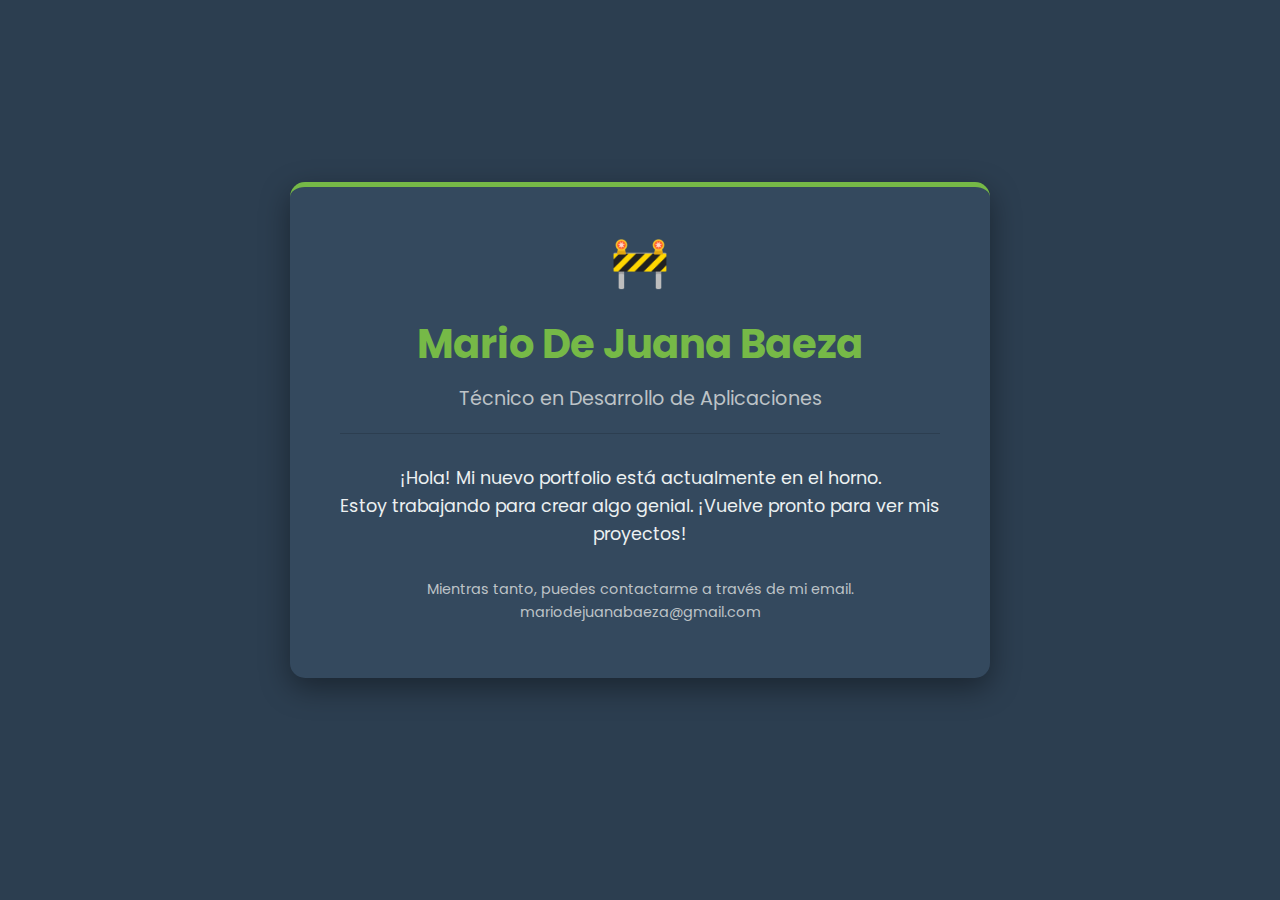
<file: index.html>
<!DOCTYPE html>
<html lang="es">
<head>
    <meta charset="UTF-8">
    <meta name="viewport" content="width=device-width, initial-scale=1.0">
    <title>Mario De Juana Baeza | Portfolio en Construcción</title>
    <style>
        /* --- Importación de una fuente similar a la del CV --- */
        @import url('https://fonts.googleapis.com/css2?family=Poppins:wght@400;600;700&display=swap');

        /* --- Variables de Color (extraídas de tu CV) --- */
        :root {
            --color-fondo-oscuro: #2C3E50; /* Un gris azulado oscuro y profesional */
            --color-tarjeta: #34495E;    /* Un poco más claro que el fondo para contraste */
            --color-acento-verde: #76B947; /* El verde característico de tu CV */
            --color-texto-claro: #ECF0F1;  /* Un blanco suave para el texto */
            --color-texto-secundario: #BDC3C7; /* Un gris claro para subtítulos */
        }

        /* --- Estilos Generales --- */
        body, html {
            margin: 0;
            padding: 0;
            width: 100%;
            height: 100%;
            font-family: 'Poppins', 'Segoe UI', Tahoma, Geneva, Verdana, sans-serif;
            background-color: var(--color-fondo-oscuro);
            color: var(--color-texto-claro);
            display: flex;
            justify-content: center;
            align-items: center;
            text-align: center;
        }

        /* --- Contenedor Principal --- */
        .portfolio-container {
            background-color: var(--color-tarjeta);
            padding: 40px 50px;
            border-radius: 15px;
            box-shadow: 0 10px 30px rgba(0, 0, 0, 0.4);
            max-width: 600px;
            width: 90%;
            border-top: 5px solid var(--color-acento-verde);
            transform: translateY(-20px);
            animation: fadeIn 1s ease-out forwards;
        }

        @keyframes fadeIn {
            from {
                opacity: 0;
                transform: translateY(0px);
            }
            to {
                opacity: 1;
                transform: translateY(-20px);
            }
        }

        /* --- Títulos y Texto --- */
        h1 {
            color: var(--color-acento-verde);
            font-size: 2.5em;
            margin: 0;
            font-weight: 700;
        }

        h2 {
            font-size: 1.2em;
            color: var(--color-texto-secundario);
            font-weight: 400;
            margin: 10px 0 30px 0;
            border-bottom: 1px solid var(--color-fondo-oscuro);
            padding-bottom: 20px;
        }

        p {
            font-size: 1.1em;
            line-height: 1.6;
        }

        /* --- Icono y Mensaje de "En Proceso" --- */
        .status-icon {
            font-size: 3em;
            color: var(--color-acento-verde);
            margin-bottom: 15px;
            animation: spin 5s linear infinite;
        }
        
        @keyframes spin {
            from {
                transform: rotate(0deg);
            }
            to {
                transform: rotate(360deg);
            }
        }
        
        .footer-text {
            margin-top: 30px;
            font-size: 0.9em;
            color: var(--color-texto-secundario);
        }

    </style>
</head>
<body>

    <div class="portfolio-container">
        <div class="status-icon">🚧</div>
        
        <h1>Mario De Juana Baeza</h1>
        <h2>Técnico en Desarrollo de Aplicaciones</h2>
        
        <p>
            ¡Hola! Mi nuevo portfolio está actualmente en el horno.
            <br>
            Estoy trabajando para crear algo genial. ¡Vuelve pronto para ver mis proyectos!
        </p>

        <p class="footer-text">
            Mientras tanto, puedes contactarme a través de mi email. mariodejuanabaeza@gmail.com
        </p>
    </div>

</body>
</html>
</file>
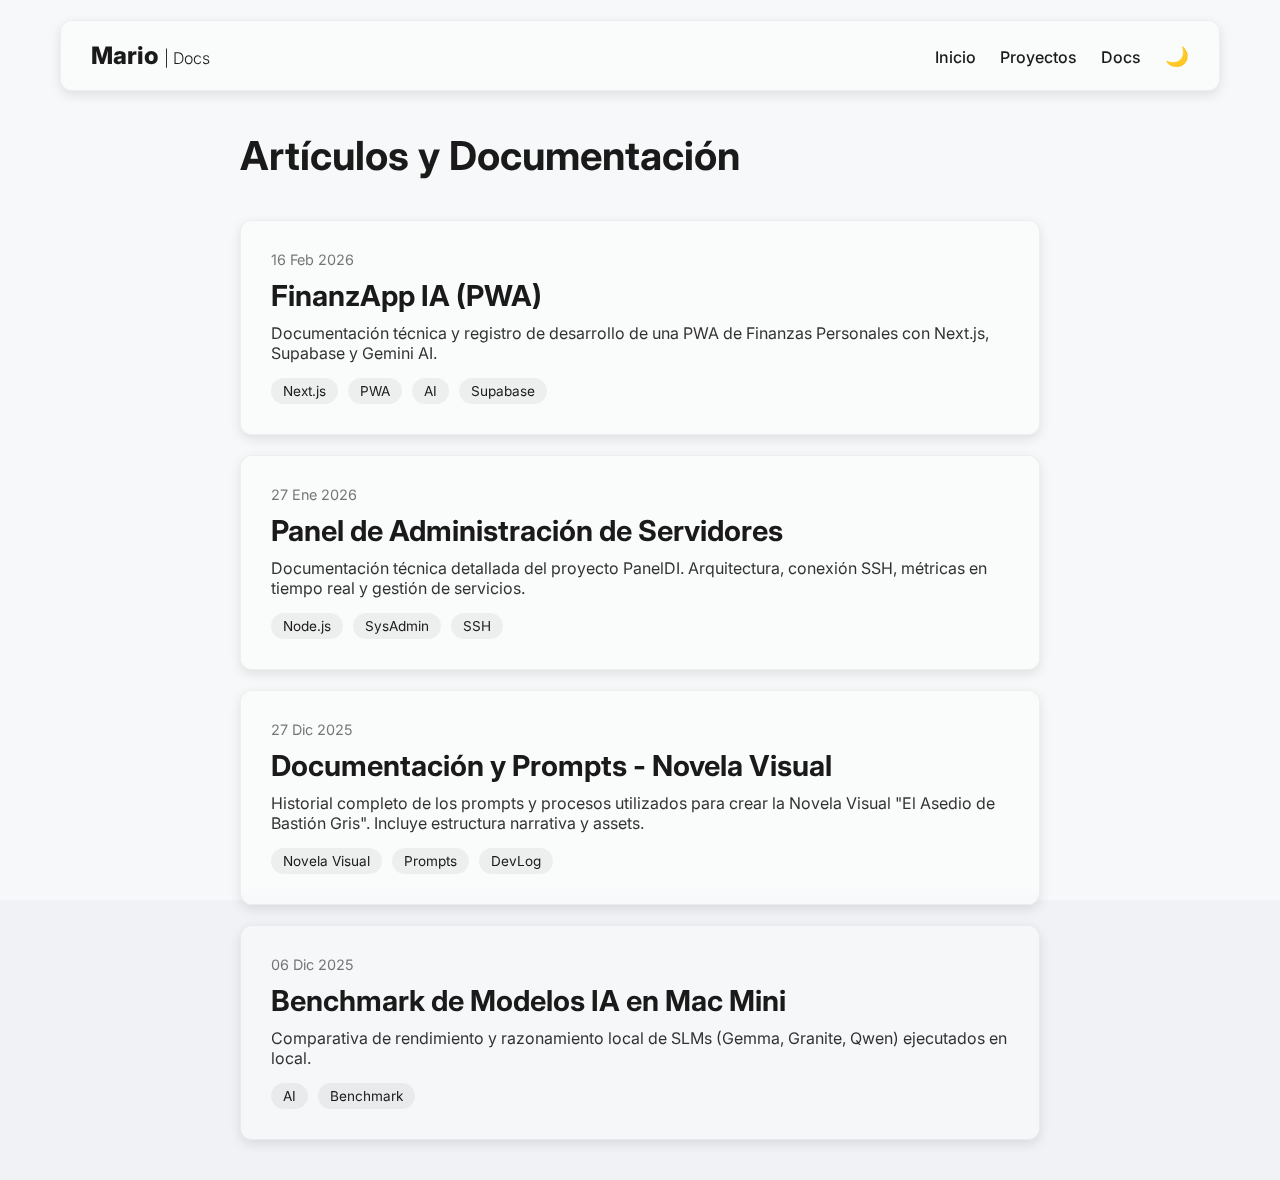
<file: documentation.html>
<!DOCTYPE html>
<html lang="es">

<head>
    <meta charset="UTF-8">
    <meta name="viewport" content="width=device-width, initial-scale=1.0">
    <title>Documentación - Mario Portfolio</title>
    <link rel="stylesheet" href="styles.css">
    <link href="https://fonts.googleapis.com/css2?family=Inter:wght@300;400;600;800&display=swap" rel="stylesheet">
</head>

<body>



    <div class="container" style="margin-top: 20px; min-height: 95vh; margin-bottom: 20px;">
        <header class="glass">
            <div class="logo" style="font-weight: 800; font-size: 1.5rem;">Mario <span
                    style="font-weight:300; font-size: 1rem;">| Docs</span></div>
            <nav>
                <a href="index.html">Inicio</a>
                <a href="index.html#projects">Proyectos</a>
                <a href="documentation.html">Docs</a>
                <button id="theme-toggle" class="theme-toggle" aria-label="Cambiar tema">🌙</button>
            </nav>
        </header>

        <main style="max-width: 800px; margin: 40px auto;">
            <h1 class="section-title">Artículos y Documentación</h1>

            <a href="Documentacion-Finanzas/doc-finanzas.html" class="doc-item glass">
                <div class="doc-date">16 Feb 2026</div>
                <h2>FinanzApp IA (PWA)</h2>
                <p>Documentación técnica y registro de desarrollo de una PWA de Finanzas Personales con Next.js,
                    Supabase y Gemini AI.</p>
                <div class="tags" style="margin-top: 15px;">
                    <span class="tag">Next.js</span>
                    <span class="tag">PWA</span>
                    <span class="tag">AI</span>
                    <span class="tag">Supabase</span>
                </div>
            </a>

            <a href="Documentacion-ServerPanel/server-panel-doc.html" class="doc-item glass">
                <div class="doc-date">27 Ene 2026</div>
                <h2>Panel de Administración de Servidores</h2>
                <p>Documentación técnica detallada del proyecto PanelDI. Arquitectura, conexión SSH, métricas en tiempo
                    real y gestión de servicios.</p>
                <div class="tags" style="margin-top: 15px;">
                    <span class="tag">Node.js</span>
                    <span class="tag">SysAdmin</span>
                    <span class="tag">SSH</span>
                </div>
            </a>

            <a href="Documentacion-Novela/prompts.html" class="doc-item glass">
                <div class="doc-date">27 Dic 2025</div>
                <h2>Documentación y Prompts - Novela Visual</h2>
                <p>Historial completo de los prompts y procesos utilizados para crear la Novela Visual "El Asedio de
                    Bastión Gris". Incluye estructura narrativa y assets.
                </p>
                <div class="tags" style="margin-top: 15px;">
                    <span class="tag">Novela Visual</span>
                    <span class="tag">Prompts</span>
                    <span class="tag">DevLog</span>
                </div>
            </a>

            <a href="Documentacion-Benchmark/doc-benchmark.html" class="doc-item glass">
                <div class="doc-date">06 Dic 2025</div>
                <h2>Benchmark de Modelos IA en Mac Mini</h2>
                <p>Comparativa de rendimiento y razonamiento local de SLMs (Gemma, Granite, Qwen) ejecutados en local.
                </p>
                <div class="tags" style="margin-top: 15px;">
                    <span class="tag">AI</span>
                    <span class="tag">Benchmark</span>
                </div>
            </a>

        </main>
    </div>

    <script src="script.js"></script>

    <style>
        .doc-item {
            display: block;
            text-decoration: none;
            color: var(--text-color);
            padding: 30px;
            margin-bottom: 20px;
            transition: transform 0.2s, background 0.2s;
        }

        .doc-item:hover {
            transform: translateY(-5px);
            background: var(--glass-bg);
            /* slightly more opaque */
        }

        .doc-date {
            font-size: 0.9rem;
            opacity: 0.6;
            margin-bottom: 10px;
        }

        .doc-item h2 {
            font-size: 1.8rem;
            margin-bottom: 10px;
        }

        .doc-item p {
            opacity: 0.9;
        }
    </style>
</body>

</html>
</file>
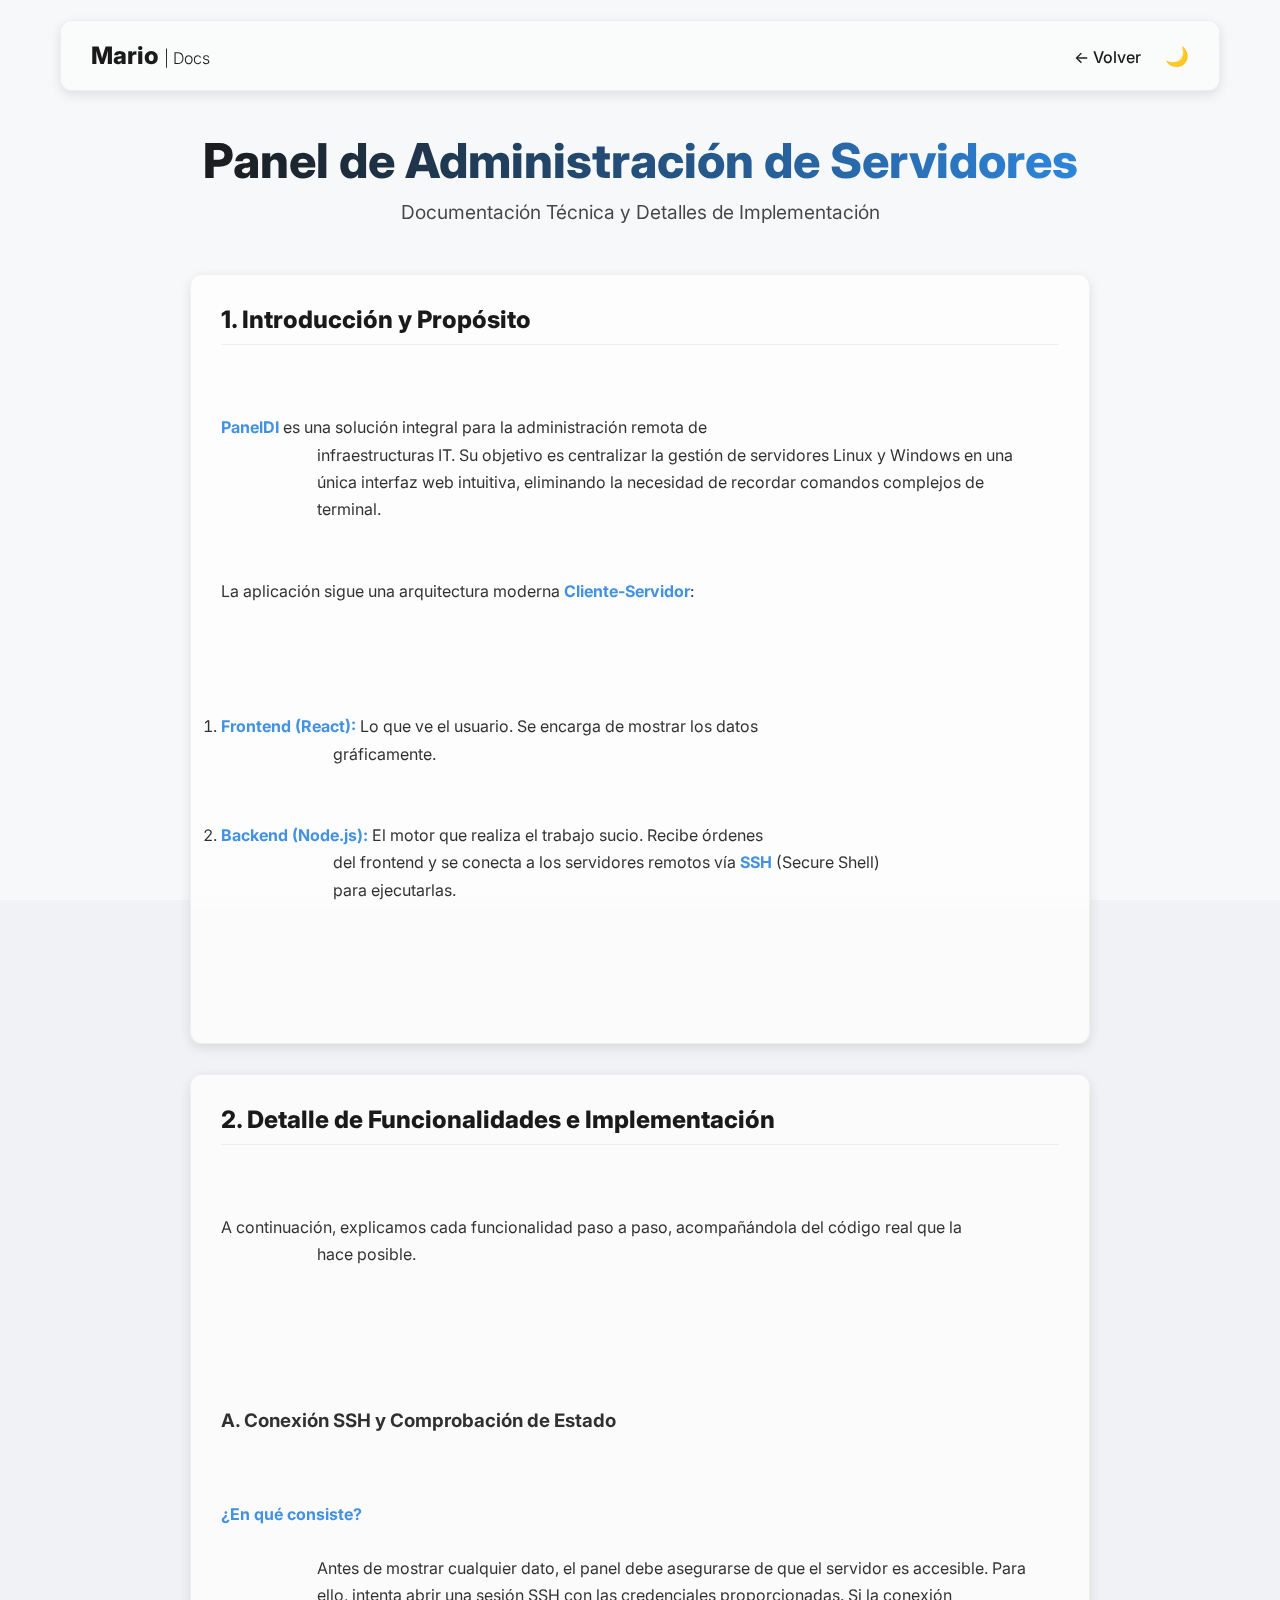
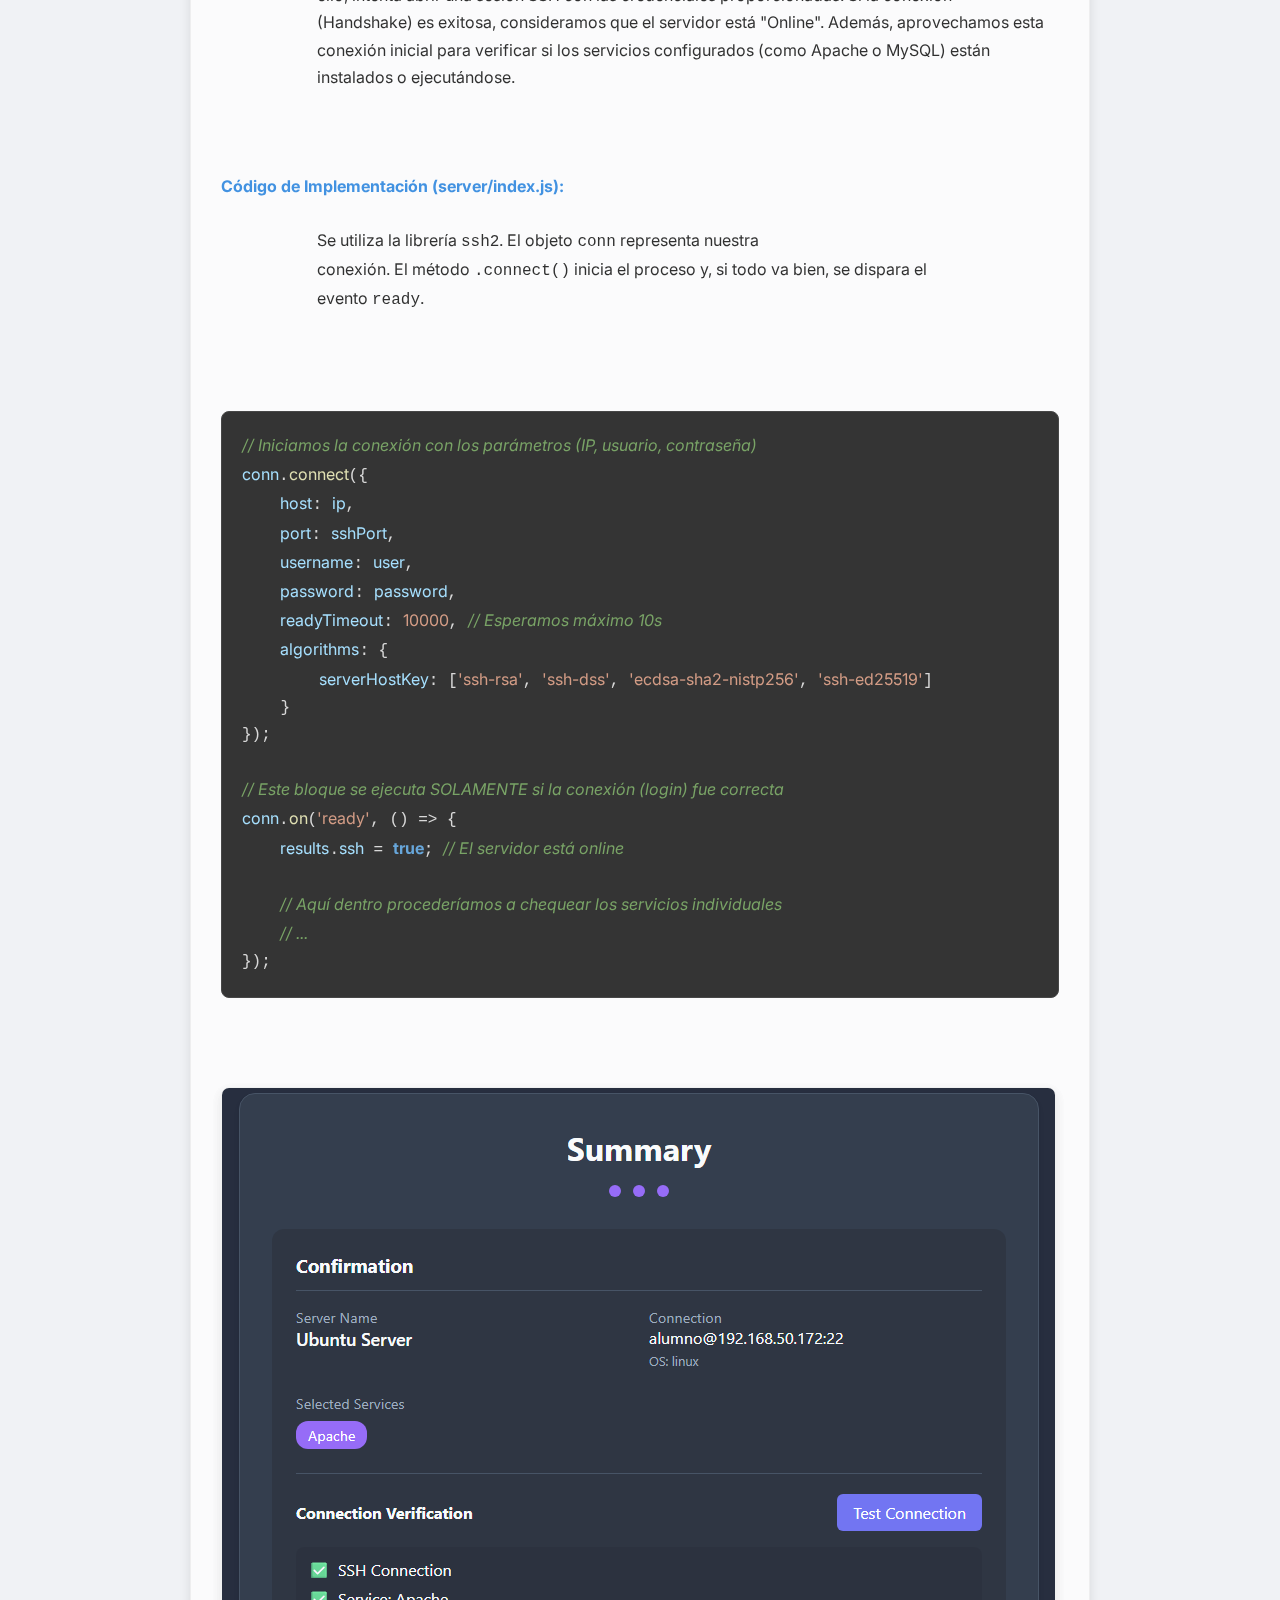
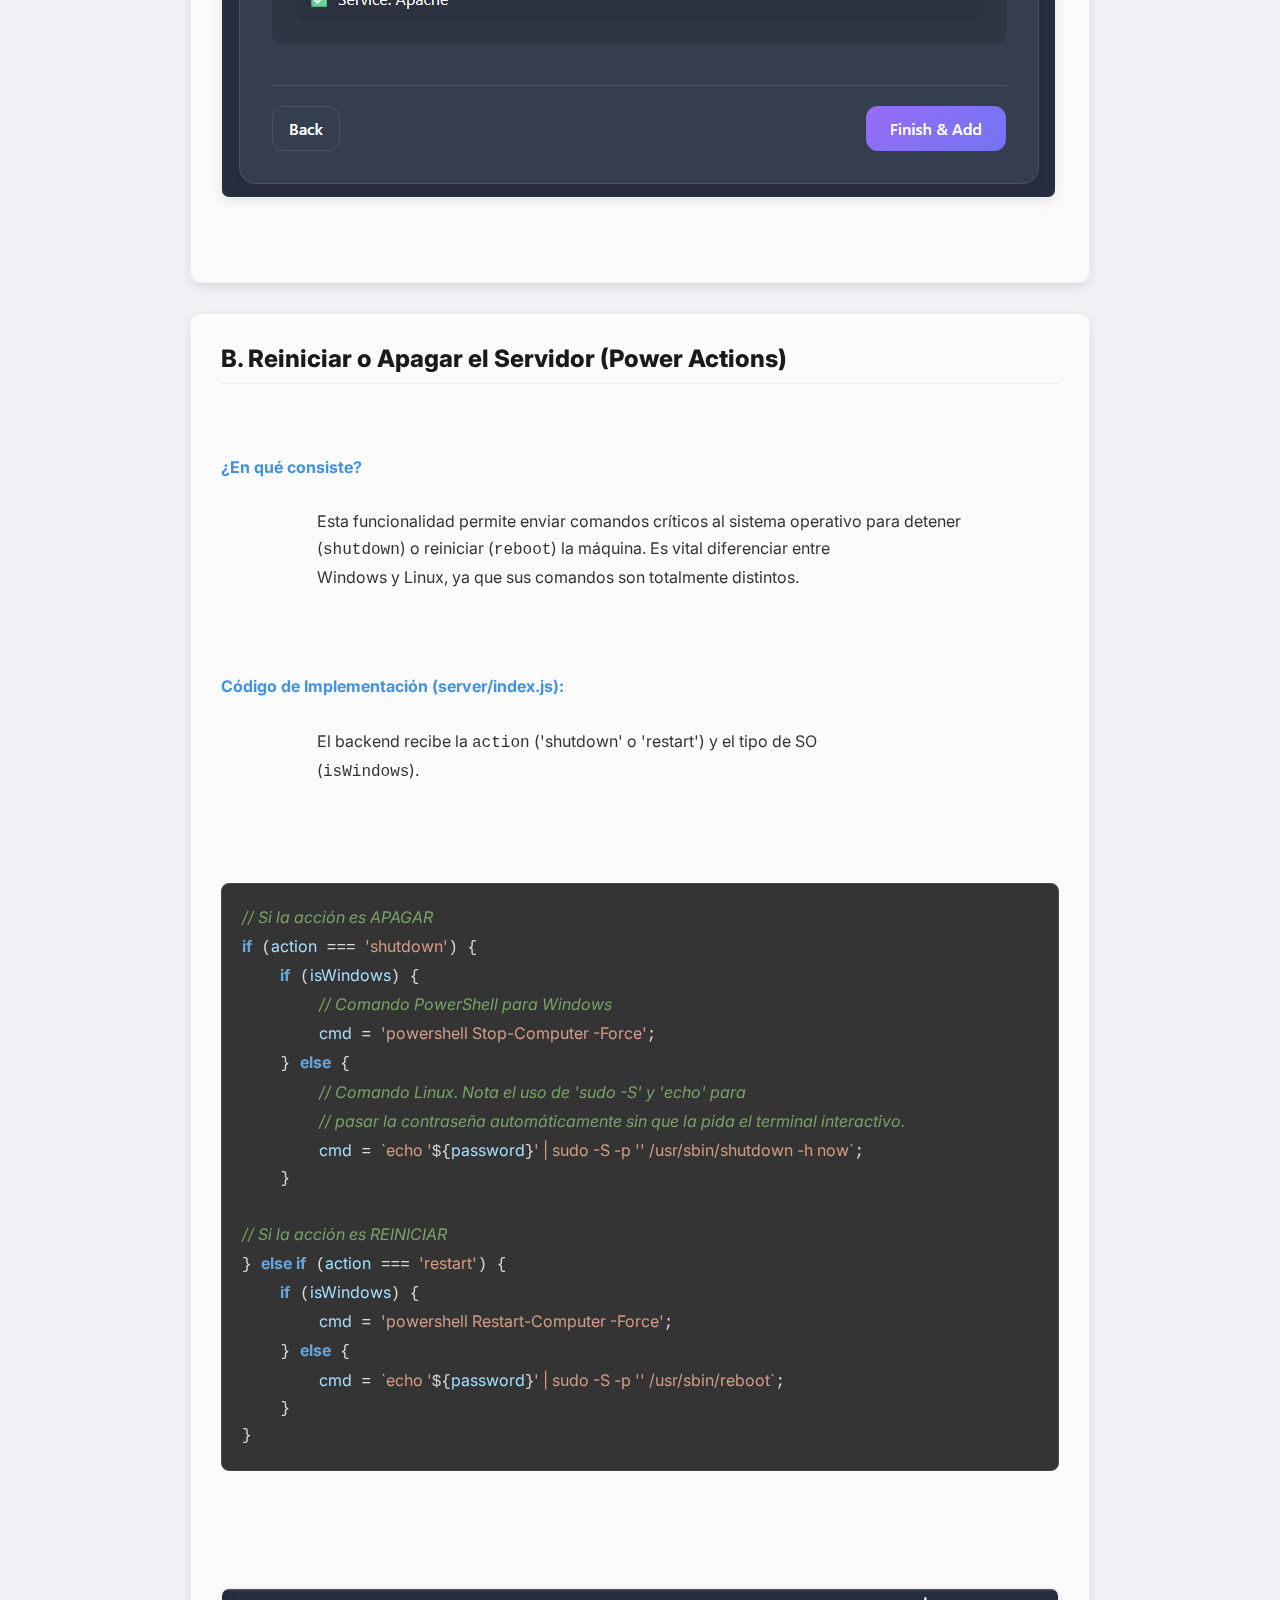
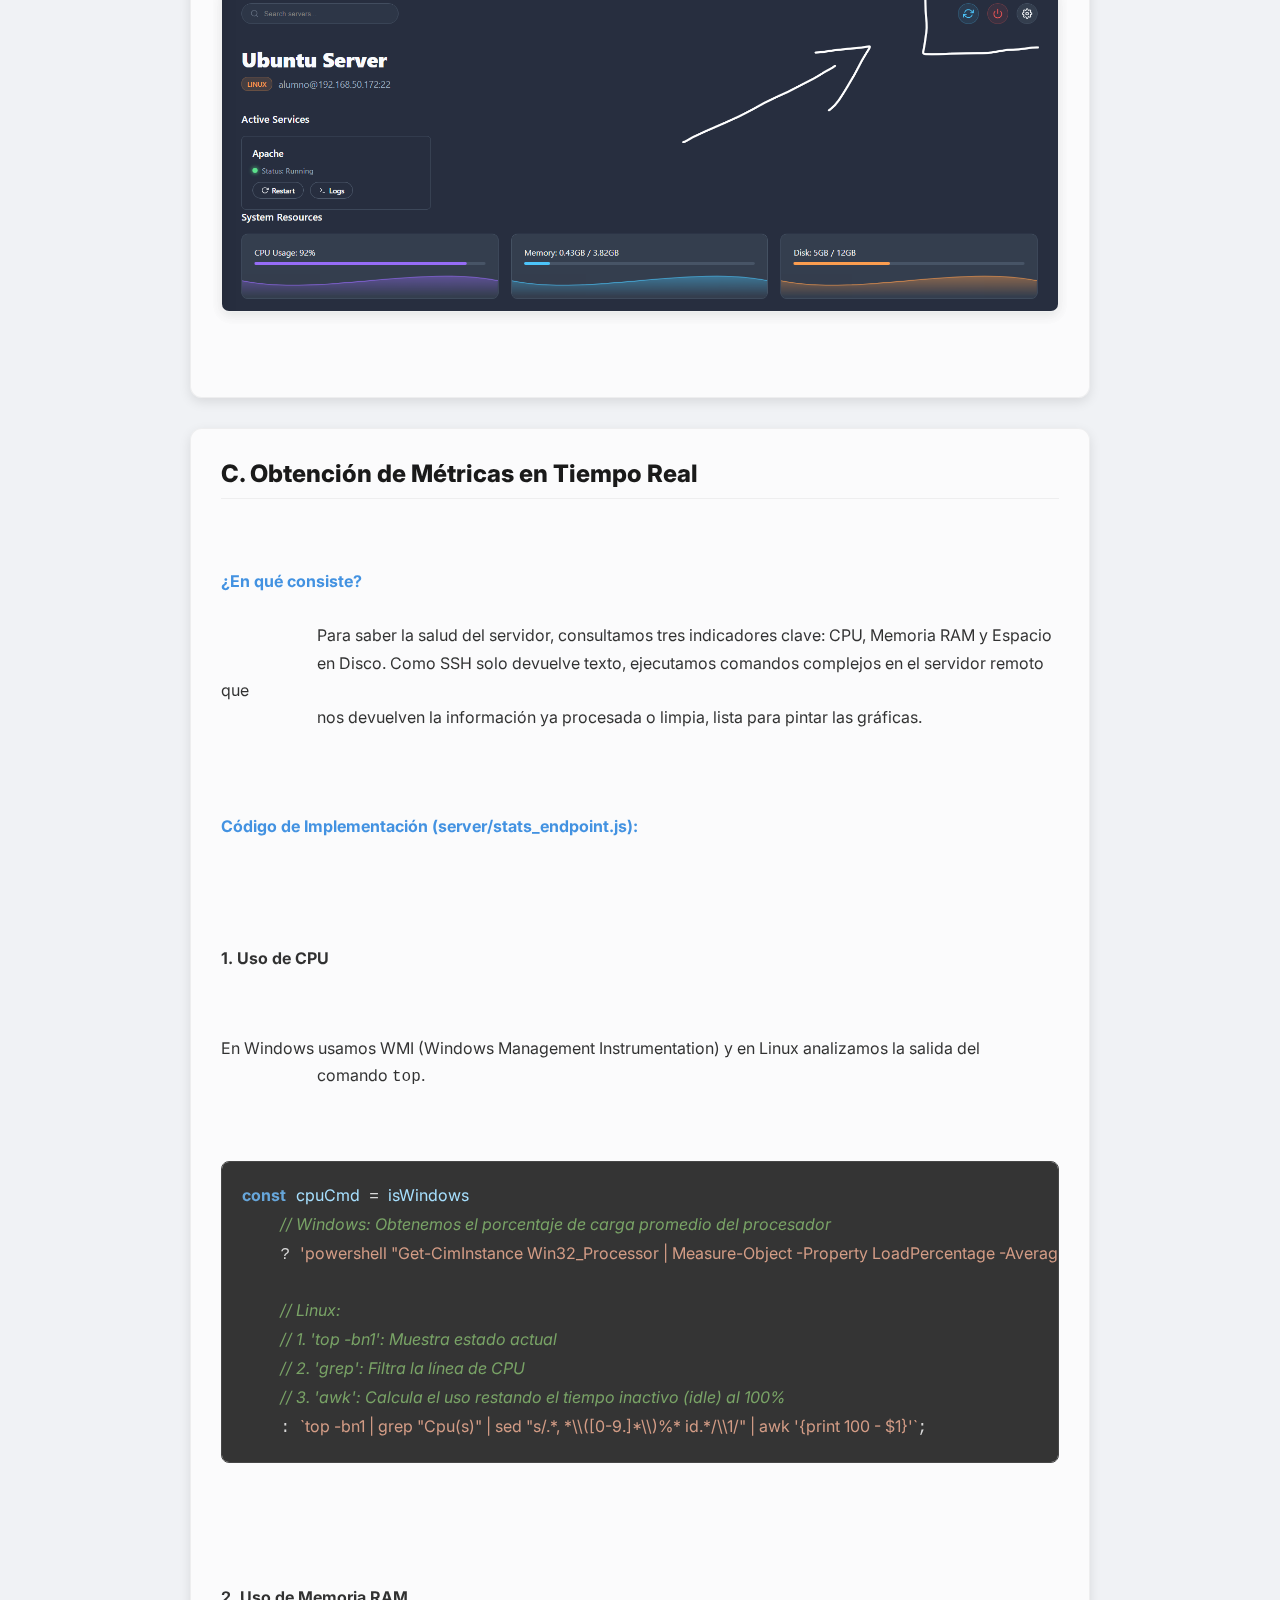
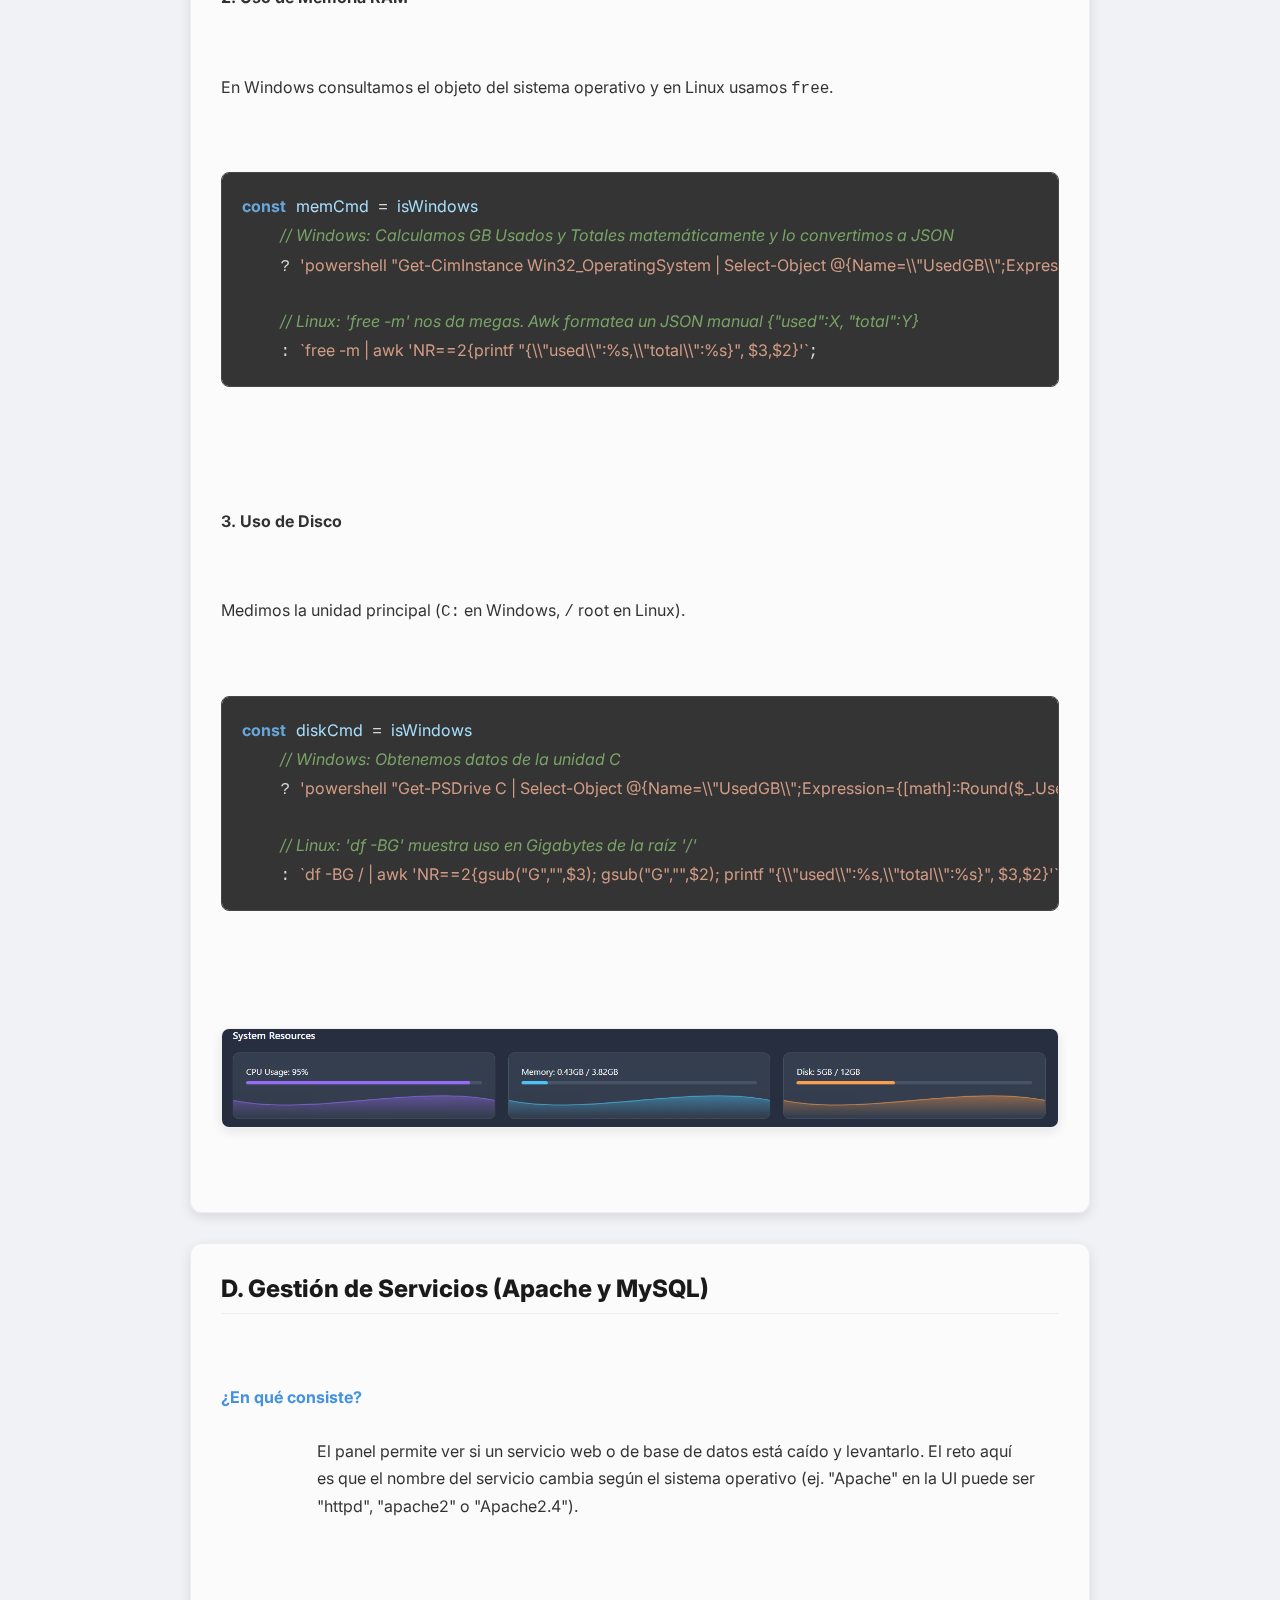
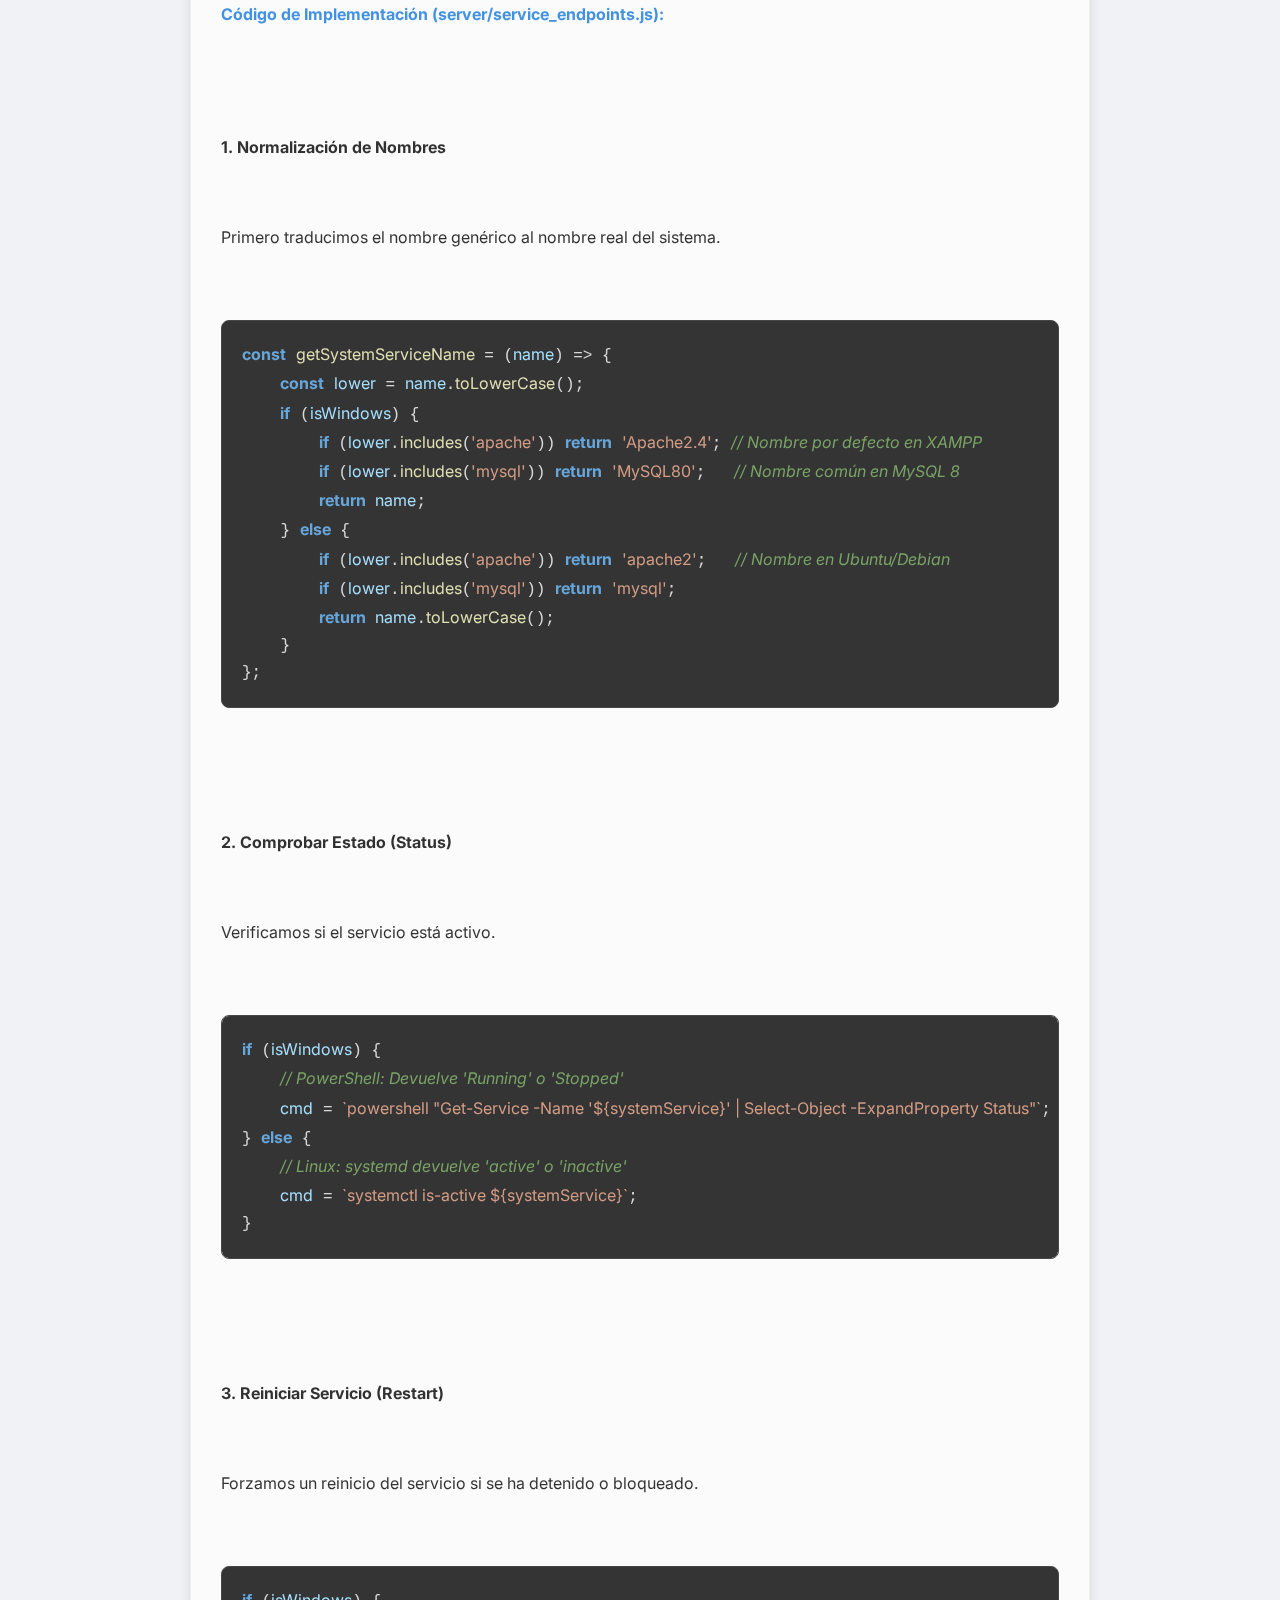
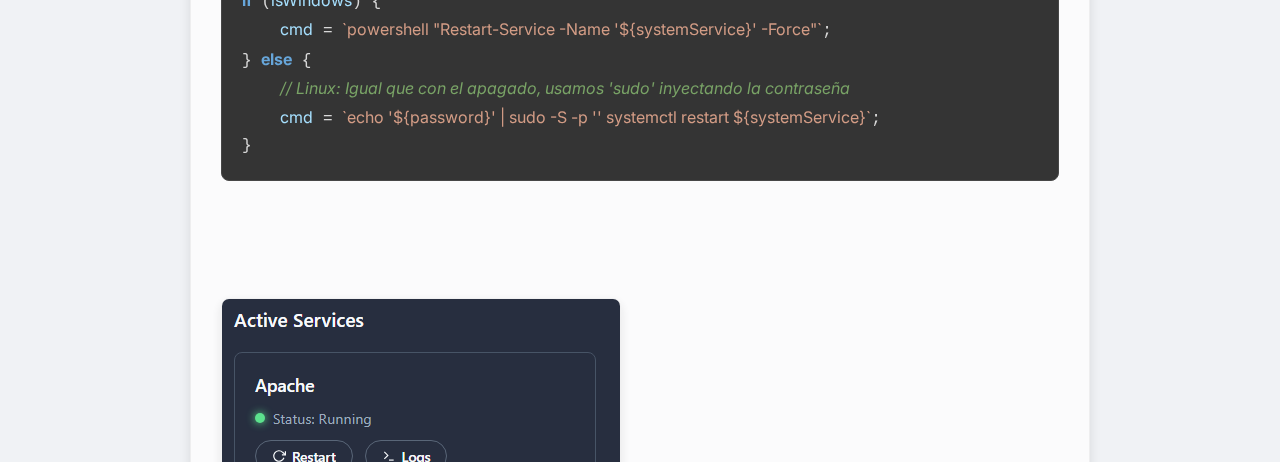
<file: server-panel-doc.html>
<!DOCTYPE html>
<html lang="es">

<head>
    <meta charset="UTF-8">
    <meta name="viewport" content="width=device-width, initial-scale=1.0">
    <title>Documentación Técnica - PanelDI</title>
    <link rel="stylesheet" href="styles.css">
    <link href="https://fonts.googleapis.com/css2?family=Inter:wght@300;400;600;800&display=swap" rel="stylesheet">
    <style>
        /* Styles based on prompts.html for consistency */
        .doc-card {
            background: var(--card-bg);
            border: 1px solid var(--glass-border);
            border-radius: 12px;
            padding: 30px;
            margin-bottom: 30px;
            box-shadow: var(--shadow);
            backdrop-filter: blur(5px);
        }

        .doc-title {
            font-weight: 800;
            color: var(--text-color);
            margin-bottom: 15px;
            display: block;
            font-size: 1.5rem;
            border-bottom: 1px solid var(--glass-border);
            padding-bottom: 10px;
        }

        .doc-content {
            white-space: pre-wrap;
            color: var(--text-color);
            /* Adjusted to use var for theme consistency */
            opacity: 0.9;
            line-height: 1.7;
        }

        .doc-image {
            max-width: 100%;
            height: auto;
            margin-top: 20px;
            border-radius: 8px;
            border: 1px solid var(--glass-border);
            display: block;
            box-shadow: var(--shadow);
        }

        /* Specific code styling */
        pre {
            background-color: #1e1e1e;
            /* Dark editor theme */
            padding: 20px;
            margin: 15px 0;
            border-radius: 8px;
            border: 1px solid #333;
            overflow-x: auto;
            color: #d4d4d4;
            font-family: 'Consolas', 'Monaco', monospace;
        }

        code {
            font-family: 'Consolas', 'Monaco', monospace;
        }

        /* Syntax highlighting simulation */
        .kd {
            color: #569cd6;
            font-weight: bold;
        }

        /* keyword */
        .s {
            color: #ce9178;
        }

        /* string */
        .c {
            color: #6a9955;
            font-style: italic;
        }

        /* comment */
        .f {
            color: #dcdcaa;
        }

        /* function */
        .v {
            color: #9cdcfe;
        }

        /* variable/property */

        h1 {
            font-size: 3rem;
            font-weight: 800;
            margin-bottom: 10px;
            background: linear-gradient(to right, var(--text-color), var(--accent-color));
            background-clip: text;
            -webkit-background-clip: text;
            -webkit-text-fill-color: transparent;
            text-align: center;
        }

        h2,
        h3,
        h4 {
            color: var(--text-color);
            margin-top: 1.5em;
            margin-bottom: 0.5em;
        }

        ul {
            list-style-type: disc;
            padding-left: 20px;
            margin-bottom: 1em;
        }

        strong {
            color: var(--accent-color);
        }
    </style>
</head>

<body>

    <div class="container" style="margin-top: 20px; min-height: 95vh; margin-bottom: 20px;">
        <!-- Header -->
        <header class="glass" style="margin-bottom: 40px;">
            <div class="logo" style="font-weight: 800; font-size: 1.5rem;">Mario <span
                    style="font-weight:300; font-size: 1rem;">| Docs</span></div>
            <nav>
                <a href="documentation.html">&larr; Volver</a>
                <button id="theme-toggle" class="theme-toggle" aria-label="Cambiar tema">🌙</button>
            </nav>
        </header>

        <main style="max-width: 900px; margin: 0 auto;">

            <div style="text-align: center; margin-bottom: 50px;">
                <h1>Panel de Administración de Servidores</h1>
                <p style="font-size: 1.2rem; opacity: 0.8;">Documentación Técnica y Detalles de Implementación</p>
            </div>

            <!-- Introduction -->
            <section class="doc-card">
                <span class="doc-title">1. Introducción y Propósito</span>
                <div class="doc-content">
                    <p><strong>PanelDI</strong> es una solución integral para la administración remota de
                        infraestructuras IT. Su objetivo es centralizar la gestión de servidores Linux y Windows en una
                        única interfaz web intuitiva, eliminando la necesidad de recordar comandos complejos de
                        terminal.</p>
                    <p>La aplicación sigue una arquitectura moderna <strong>Cliente-Servidor</strong>:</p>
                    <ol>
                        <li><strong>Frontend (React):</strong> Lo que ve el usuario. Se encarga de mostrar los datos
                            gráficamente.</li>
                        <li><strong>Backend (Node.js):</strong> El motor que realiza el trabajo sucio. Recibe órdenes
                            del frontend y se conecta a los servidores remotos vía <strong>SSH</strong> (Secure Shell)
                            para ejecutarlas.</li>
                    </ol>
                </div>
            </section>

            <!-- Features -->
            <section class="doc-card">
                <span class="doc-title">2. Detalle de Funcionalidades e Implementación</span>
                <div class="doc-content">
                    <p>A continuación, explicamos cada funcionalidad paso a paso, acompañándola del código real que la
                        hace posible.</p>

                    <!-- A. SSH Connection -->
                    <h3>A. Conexión SSH y Comprobación de Estado</h3>
                    <p><strong>¿En qué consiste?</strong><br>
                        Antes de mostrar cualquier dato, el panel debe asegurarse de que el servidor es accesible. Para
                        ello, intenta abrir una sesión SSH con las credenciales proporcionadas. Si la conexión
                        (Handshake) es exitosa, consideramos que el servidor está "Online". Además, aprovechamos esta
                        conexión inicial para verificar si los servicios configurados (como Apache o MySQL) están
                        instalados o ejecutándose.</p>

                    <p><strong>Código de Implementación (server/index.js):</strong><br>
                        Se utiliza la librería <code>ssh2</code>. El objeto <code>conn</code> representa nuestra
                        conexión. El método <code>.connect()</code> inicia el proceso y, si todo va bien, se dispara el
                        evento <code>ready</code>.</p>

                    <pre><code><span class="c">// Iniciamos la conexión con los parámetros (IP, usuario, contraseña)</span>
<span class="v">conn</span>.<span class="f">connect</span>({
    <span class="v">host</span>: <span class="v">ip</span>,
    <span class="v">port</span>: <span class="v">sshPort</span>,
    <span class="v">username</span>: <span class="v">user</span>,
    <span class="v">password</span>: <span class="v">password</span>,
    <span class="v">readyTimeout</span>: <span class="s">10000</span>, <span class="c">// Esperamos máximo 10s</span>
    <span class="v">algorithms</span>: {
        <span class="v">serverHostKey</span>: [<span class="s">'ssh-rsa'</span>, <span class="s">'ssh-dss'</span>, <span class="s">'ecdsa-sha2-nistp256'</span>, <span class="s">'ssh-ed25519'</span>]
    }
});

<span class="c">// Este bloque se ejecuta SOLAMENTE si la conexión (login) fue correcta</span>
<span class="v">conn</span>.<span class="f">on</span>(<span class="s">'ready'</span>, () => {
    <span class="v">results</span>.<span class="v">ssh</span> = <span class="kd">true</span>; <span class="c">// El servidor está online</span>
    
    <span class="c">// Aquí dentro procederíamos a chequear los servicios individuales</span>
    <span class="c">// ...</span>
});</code></pre>
                    <img src="img/panel-1.png" alt="Diagrama de Conexión SSH" class="doc-image">
                </div>
            </section>

            <section class="doc-card">
                <span class="doc-title">B. Reiniciar o Apagar el Servidor (Power Actions)</span>
                <div class="doc-content">
                    <p><strong>¿En qué consiste?</strong><br>
                        Esta funcionalidad permite enviar comandos críticos al sistema operativo para detener
                        (<code>shutdown</code>) o reiniciar (<code>reboot</code>) la máquina. Es vital diferenciar entre
                        Windows y Linux, ya que sus comandos son totalmente distintos.</p>

                    <p><strong>Código de Implementación (server/index.js):</strong><br>
                        El backend recibe la <code>action</code> ('shutdown' o 'restart') y el tipo de SO
                        (<code>isWindows</code>).</p>

                    <pre><code><span class="c">// Si la acción es APAGAR</span>
<span class="kd">if</span> (<span class="v">action</span> === <span class="s">'shutdown'</span>) {
    <span class="kd">if</span> (<span class="v">isWindows</span>) {
        <span class="c">// Comando PowerShell para Windows</span>
        <span class="v">cmd</span> = <span class="s">'powershell Stop-Computer -Force'</span>;
    } <span class="kd">else</span> {
        <span class="c">// Comando Linux. Nota el uso de 'sudo -S' y 'echo' para</span>
        <span class="c">// pasar la contraseña automáticamente sin que la pida el terminal interactivo.</span>
        <span class="v">cmd</span> = <span class="s">`echo '</span>${<span class="v">password</span>}<span class="s">' | sudo -S -p '' /usr/sbin/shutdown -h now`</span>;
    }

<span class="c">// Si la acción es REINICIAR</span>
} <span class="kd">else if</span> (<span class="v">action</span> === <span class="s">'restart'</span>) {
    <span class="kd">if</span> (<span class="v">isWindows</span>) {
        <span class="v">cmd</span> = <span class="s">'powershell Restart-Computer -Force'</span>;
    } <span class="kd">else</span> {
        <span class="v">cmd</span> = <span class="s">`echo '</span>${<span class="v">password</span>}<span class="s">' | sudo -S -p '' /usr/sbin/reboot`</span>;
    }
}</code></pre>

                    <img src="img/panel-2.png" alt="Botones de Apagar/Reiniciar" class="doc-image">
                </div>
            </section>

            <section class="doc-card">
                <span class="doc-title">C. Obtención de Métricas en Tiempo Real</span>
                <div class="doc-content">
                    <p><strong>¿En qué consiste?</strong><br>
                        Para saber la salud del servidor, consultamos tres indicadores clave: CPU, Memoria RAM y Espacio
                        en Disco. Como SSH solo devuelve texto, ejecutamos comandos complejos en el servidor remoto que
                        nos devuelven la información ya procesada o limpia, lista para pintar las gráficas.</p>

                    <p><strong>Código de Implementación (server/stats_endpoint.js):</strong></p>

                    <h4>1. Uso de CPU</h4>
                    <p>En Windows usamos WMI (Windows Management Instrumentation) y en Linux analizamos la salida del
                        comando <code>top</code>.</p>
                    <pre><code><span class="kd">const</span> <span class="v">cpuCmd</span> = <span class="v">isWindows</span>
    <span class="c">// Windows: Obtenemos el porcentaje de carga promedio del procesador</span>
    ? <span class="s">'powershell "Get-CimInstance Win32_Processor | Measure-Object -Property LoadPercentage -Average | Select-Object -ExpandProperty Average"'</span>
    
    <span class="c">// Linux:</span>
    <span class="c">// 1. 'top -bn1': Muestra estado actual</span>
    <span class="c">// 2. 'grep': Filtra la línea de CPU</span>
    <span class="c">// 3. 'awk': Calcula el uso restando el tiempo inactivo (idle) al 100%</span>
    : <span class="s">`top -bn1 | grep "Cpu(s)" | sed "s/.*, *\\([0-9.]*\\)%* id.*/\\1/" | awk '{print 100 - $1}'`</span>;</code></pre>

                    <h4>2. Uso de Memoria RAM</h4>
                    <p>En Windows consultamos el objeto del sistema operativo y en Linux usamos <code>free</code>.</p>
                    <pre><code><span class="kd">const</span> <span class="v">memCmd</span> = <span class="v">isWindows</span>
    <span class="c">// Windows: Calculamos GB Usados y Totales matemáticamente y lo convertimos a JSON</span>
    ? <span class="s">'powershell "Get-CimInstance Win32_OperatingSystem | Select-Object @{Name=\\"UsedGB\\";Expression={[math]::Round(($_.TotalVisibleMemorySize - $_.FreePhysicalMemory)/1MB,2)}}, @{Name=\\"TotalGB\\";Expression={[math]::Round($_.TotalVisibleMemorySize/1MB,2)}} | ConvertTo-Json"'</span>
    
    <span class="c">// Linux: 'free -m' nos da megas. Awk formatea un JSON manual {"used":X, "total":Y}</span>
    : <span class="s">`free -m | awk 'NR==2{printf "{\\"used\\":%s,\\"total\\":%s}", $3,$2}'`</span>;</code></pre>

                    <h4>3. Uso de Disco</h4>
                    <p>Medimos la unidad principal (<code>C:</code> en Windows, <code>/</code> root en Linux).</p>
                    <pre><code><span class="kd">const</span> <span class="v">diskCmd</span> = <span class="v">isWindows</span>
    <span class="c">// Windows: Obtenemos datos de la unidad C</span>
    ? <span class="s">'powershell "Get-PSDrive C | Select-Object @{Name=\\"UsedGB\\";Expression={[math]::Round($_.Used/1GB,2)}}, @{Name=\\"TotalGB\\";Expression={[math]::Round(($_.Used+$_.Free)/1GB,2)}} | ConvertTo-Json"'</span>
    
    <span class="c">// Linux: 'df -BG' muestra uso en Gigabytes de la raíz '/'</span>
    : <span class="s">`df -BG / | awk 'NR==2{gsub("G","",$3); gsub("G","",$2); printf "{\\"used\\":%s,\\"total\\":%s}", $3,$2}'`</span>;</code></pre>

                    <img src="img/panel-3.png" alt="Gráficas de CPU, RAM y Disco" class="doc-image">
                </div>
            </section>

            <section class="doc-card">
                <span class="doc-title">D. Gestión de Servicios (Apache y MySQL)</span>
                <div class="doc-content">
                    <p><strong>¿En qué consiste?</strong><br>
                        El panel permite ver si un servicio web o de base de datos está caído y levantarlo. El reto aquí
                        es que el nombre del servicio cambia según el sistema operativo (ej. "Apache" en la UI puede ser
                        "httpd", "apache2" o "Apache2.4").</p>

                    <p><strong>Código de Implementación (server/service_endpoints.js):</strong></p>

                    <h4>1. Normalización de Nombres</h4>
                    <p>Primero traducimos el nombre genérico al nombre real del sistema.</p>
                    <pre><code><span class="kd">const</span> <span class="f">getSystemServiceName</span> = (<span class="v">name</span>) => {
    <span class="kd">const</span> <span class="v">lower</span> = <span class="v">name</span>.<span class="f">toLowerCase</span>();
    <span class="kd">if</span> (<span class="v">isWindows</span>) {
        <span class="kd">if</span> (<span class="v">lower</span>.<span class="f">includes</span>(<span class="s">'apache'</span>)) <span class="kd">return</span> <span class="s">'Apache2.4'</span>; <span class="c">// Nombre por defecto en XAMPP</span>
        <span class="kd">if</span> (<span class="v">lower</span>.<span class="f">includes</span>(<span class="s">'mysql'</span>)) <span class="kd">return</span> <span class="s">'MySQL80'</span>;   <span class="c">// Nombre común en MySQL 8</span>
        <span class="kd">return</span> <span class="v">name</span>;
    } <span class="kd">else</span> {
        <span class="kd">if</span> (<span class="v">lower</span>.<span class="f">includes</span>(<span class="s">'apache'</span>)) <span class="kd">return</span> <span class="s">'apache2'</span>;   <span class="c">// Nombre en Ubuntu/Debian</span>
        <span class="kd">if</span> (<span class="v">lower</span>.<span class="f">includes</span>(<span class="s">'mysql'</span>)) <span class="kd">return</span> <span class="s">'mysql'</span>;
        <span class="kd">return</span> <span class="v">name</span>.<span class="f">toLowerCase</span>();
    }
};</code></pre>

                    <h4>2. Comprobar Estado (Status)</h4>
                    <p>Verificamos si el servicio está activo.</p>
                    <pre><code><span class="kd">if</span> (<span class="v">isWindows</span>) {
    <span class="c">// PowerShell: Devuelve 'Running' o 'Stopped'</span>
    <span class="v">cmd</span> = <span class="s">`powershell "Get-Service -Name '${systemService}' | Select-Object -ExpandProperty Status"`</span>;
} <span class="kd">else</span> {
    <span class="c">// Linux: systemd devuelve 'active' o 'inactive'</span>
    <span class="v">cmd</span> = <span class="s">`systemctl is-active ${systemService}`</span>;
}</code></pre>

                    <h4>3. Reiniciar Servicio (Restart)</h4>
                    <p>Forzamos un reinicio del servicio si se ha detenido o bloqueado.</p>
                    <pre><code><span class="kd">if</span> (<span class="v">isWindows</span>) {
    <span class="v">cmd</span> = <span class="s">`powershell "Restart-Service -Name '${systemService}' -Force"`</span>;
} <span class="kd">else</span> {
    <span class="c">// Linux: Igual que con el apagado, usamos 'sudo' inyectando la contraseña</span>
    <span class="v">cmd</span> = <span class="s">`echo '${password}' | sudo -S -p '' systemctl restart ${systemService}`</span>;
}</code></pre>

                    <img src="img/panel-4.png" alt="Panel de Estado de Servicios" class="doc-image">
                </div>
            </section>

        </main>
    </div>

    <script src="script.js"></script>
</body>

</html>
</file>
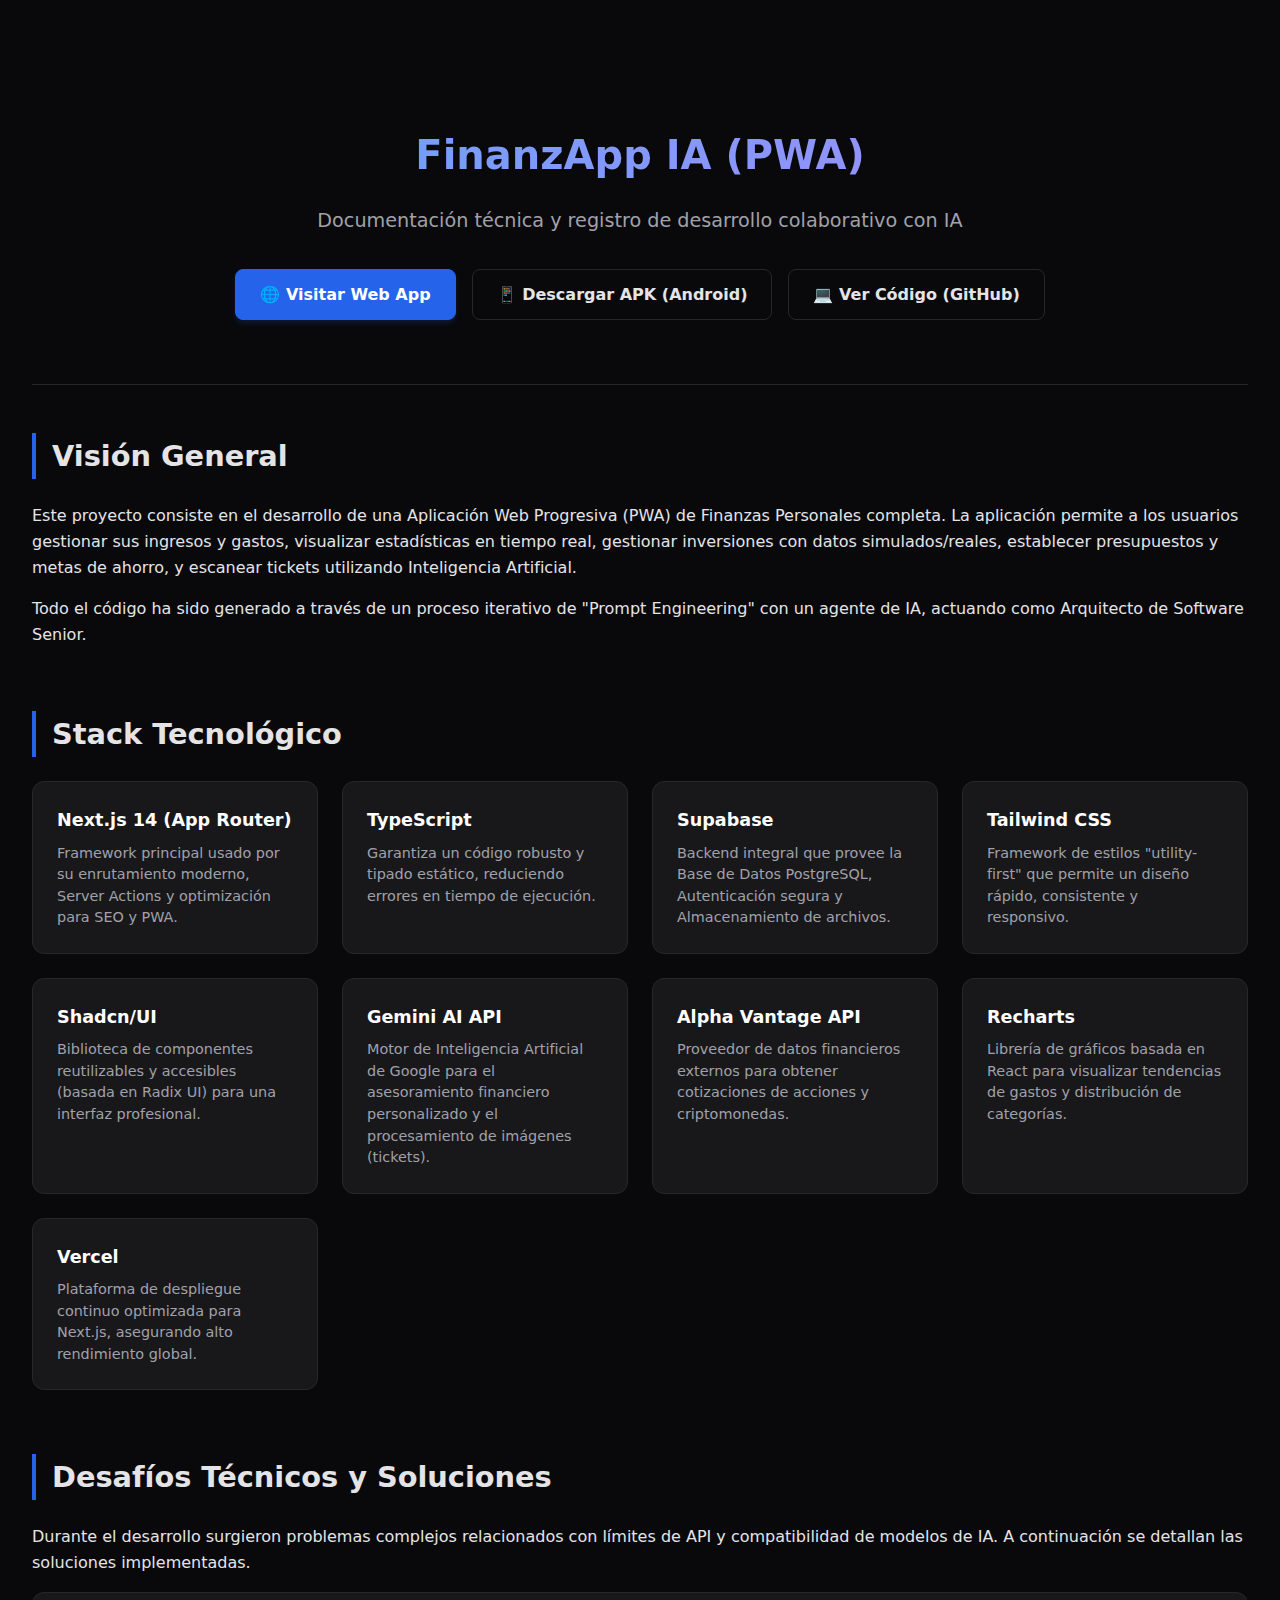
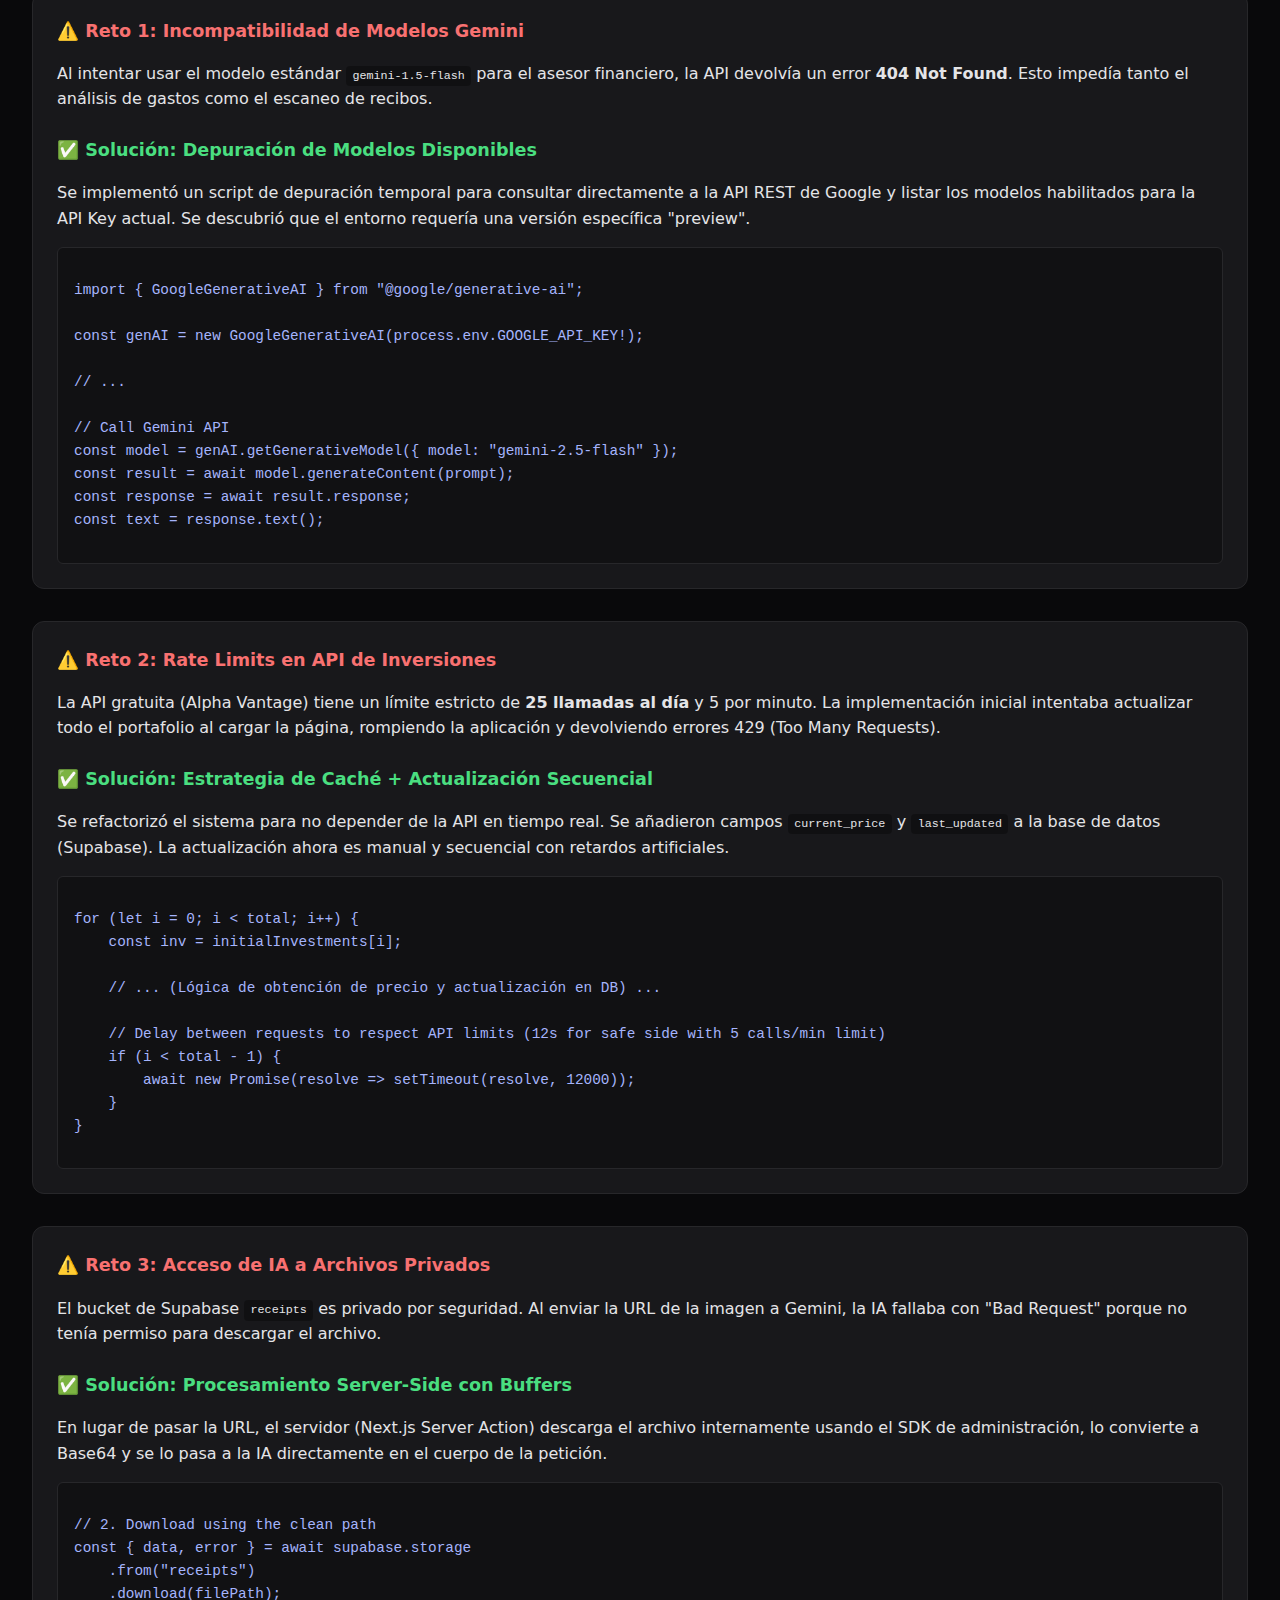
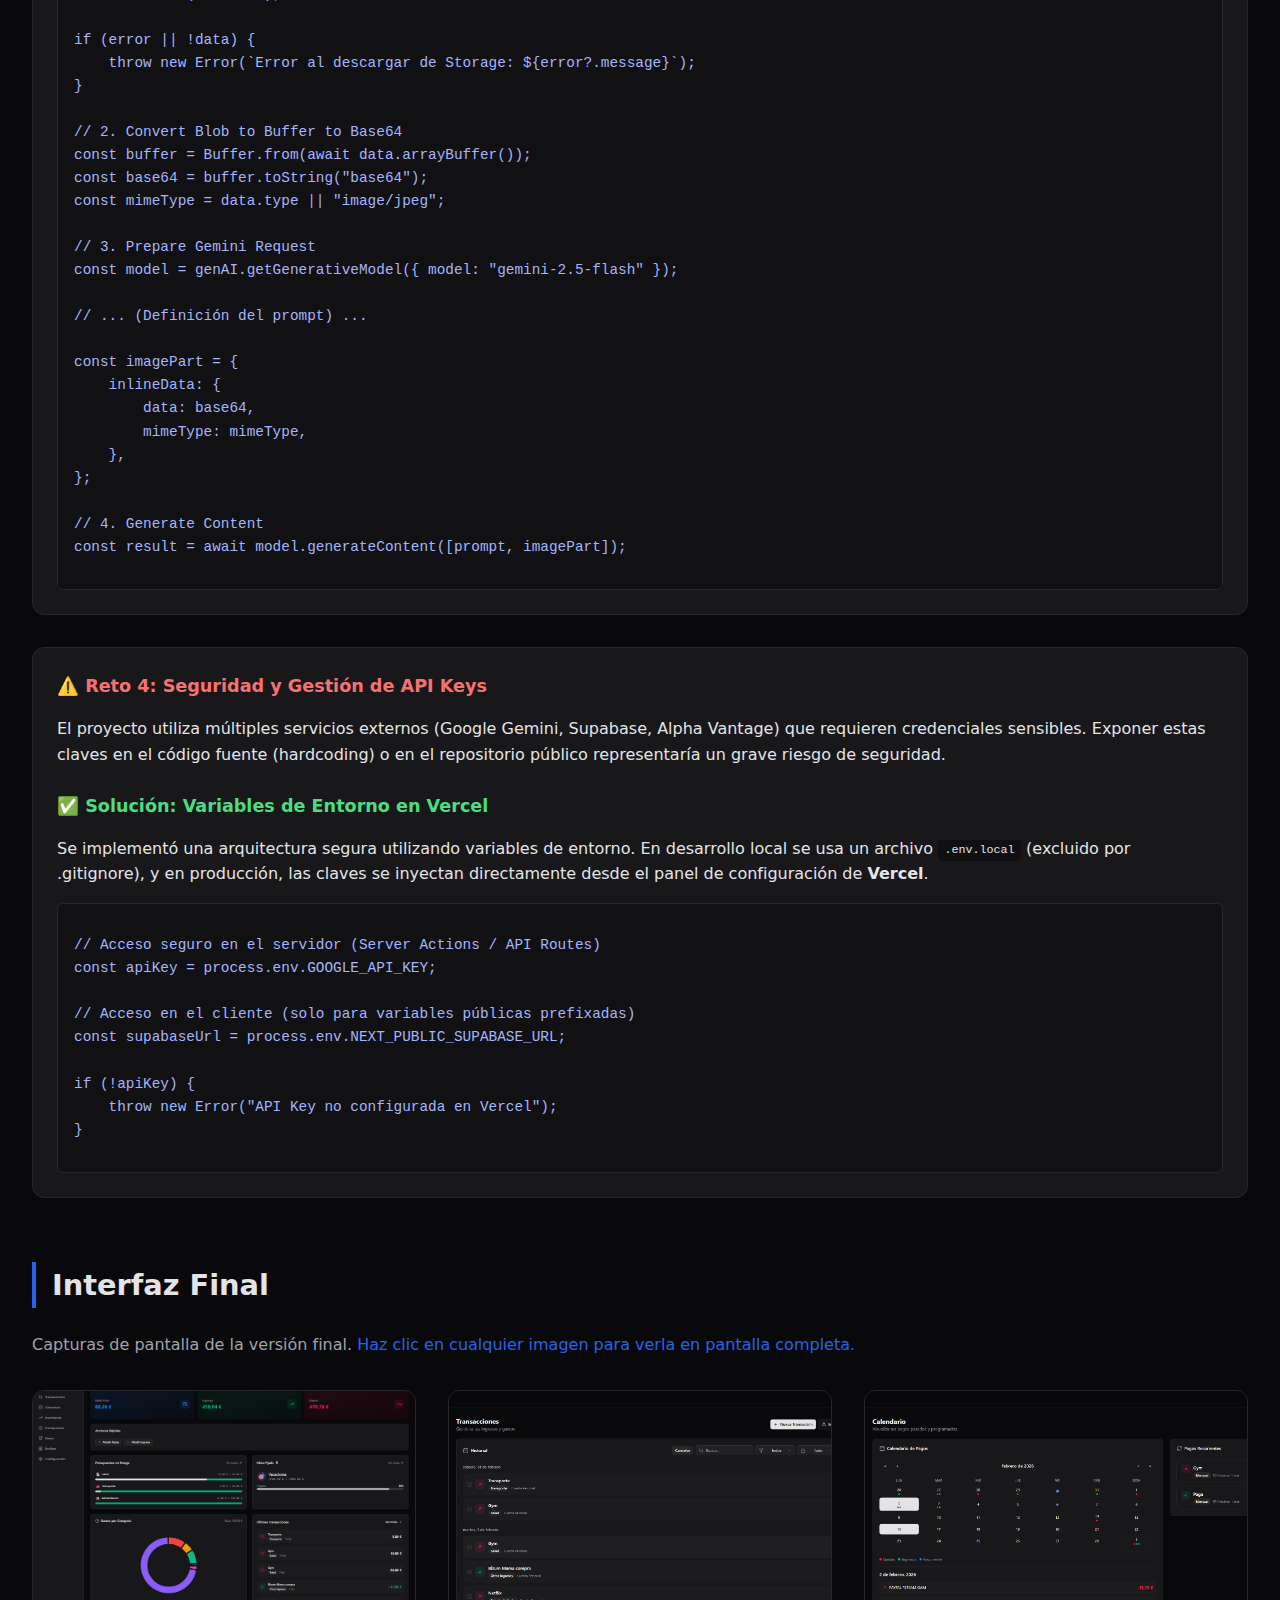
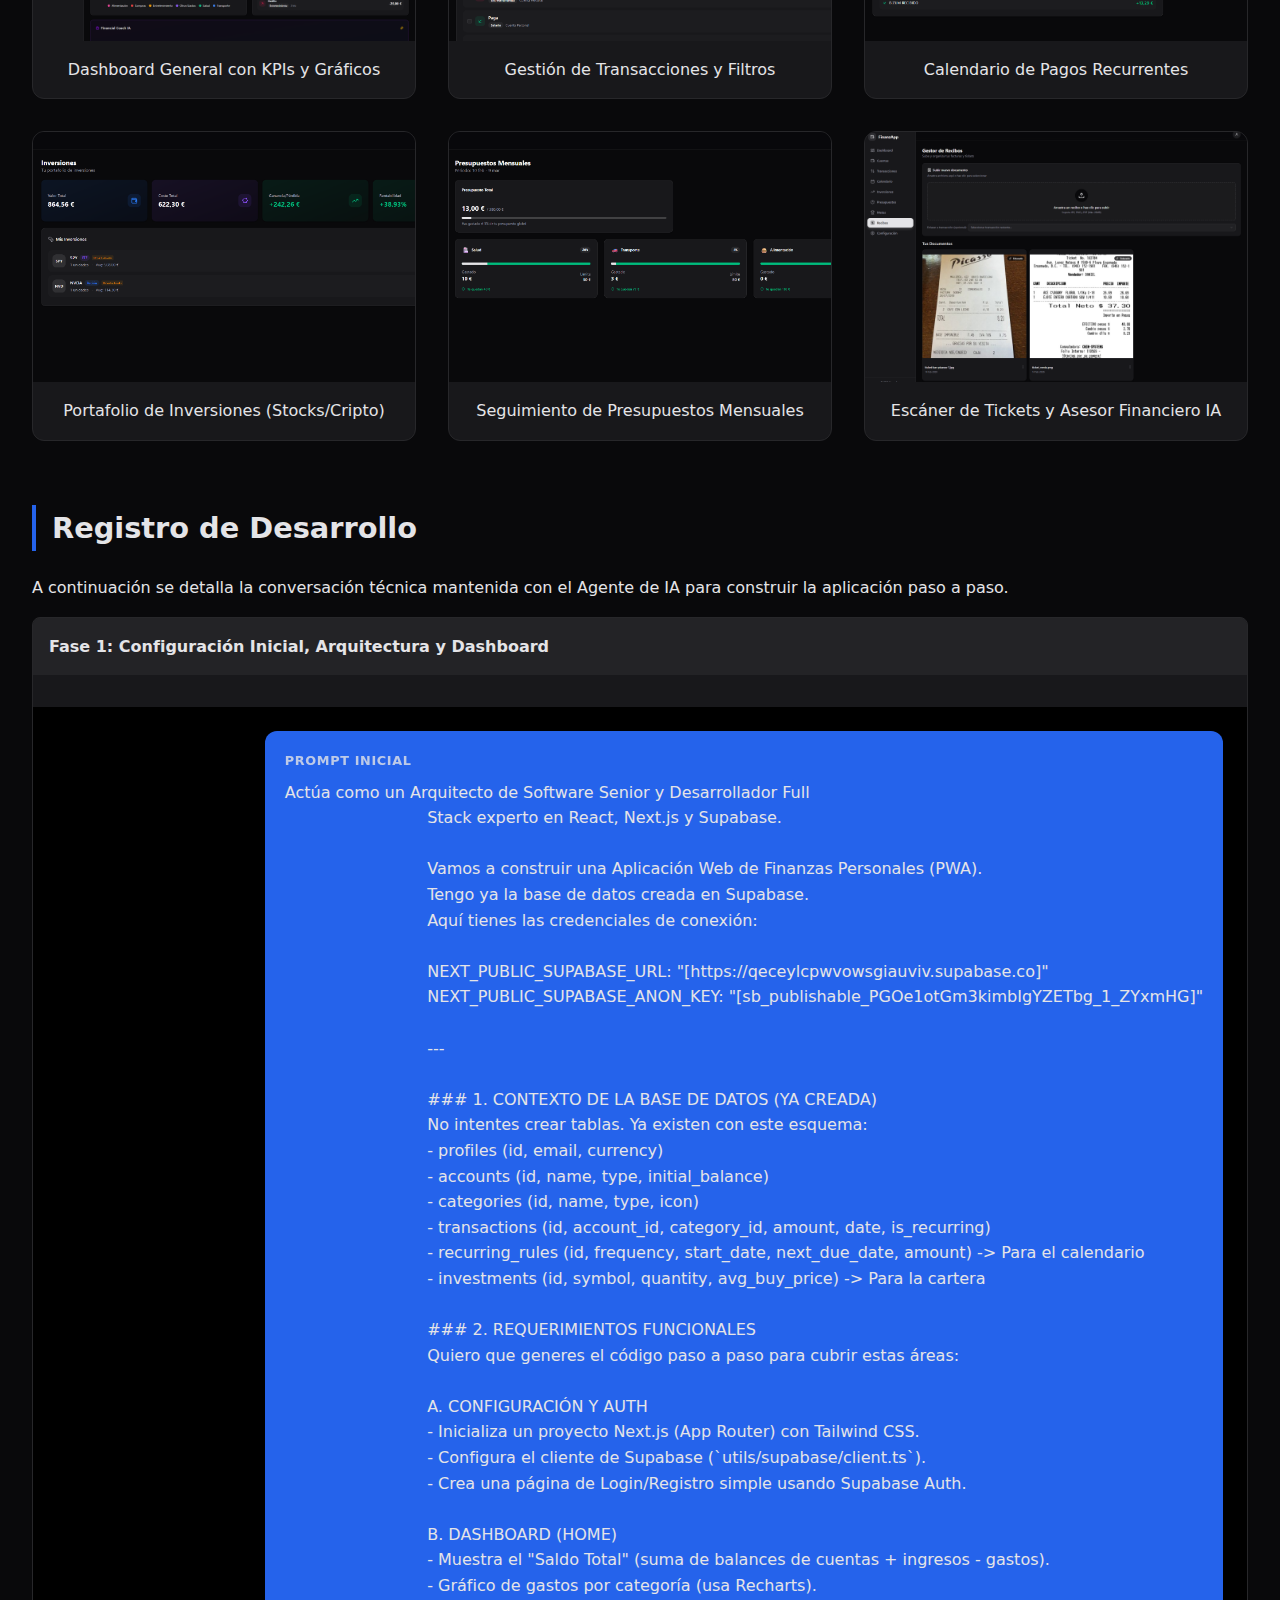
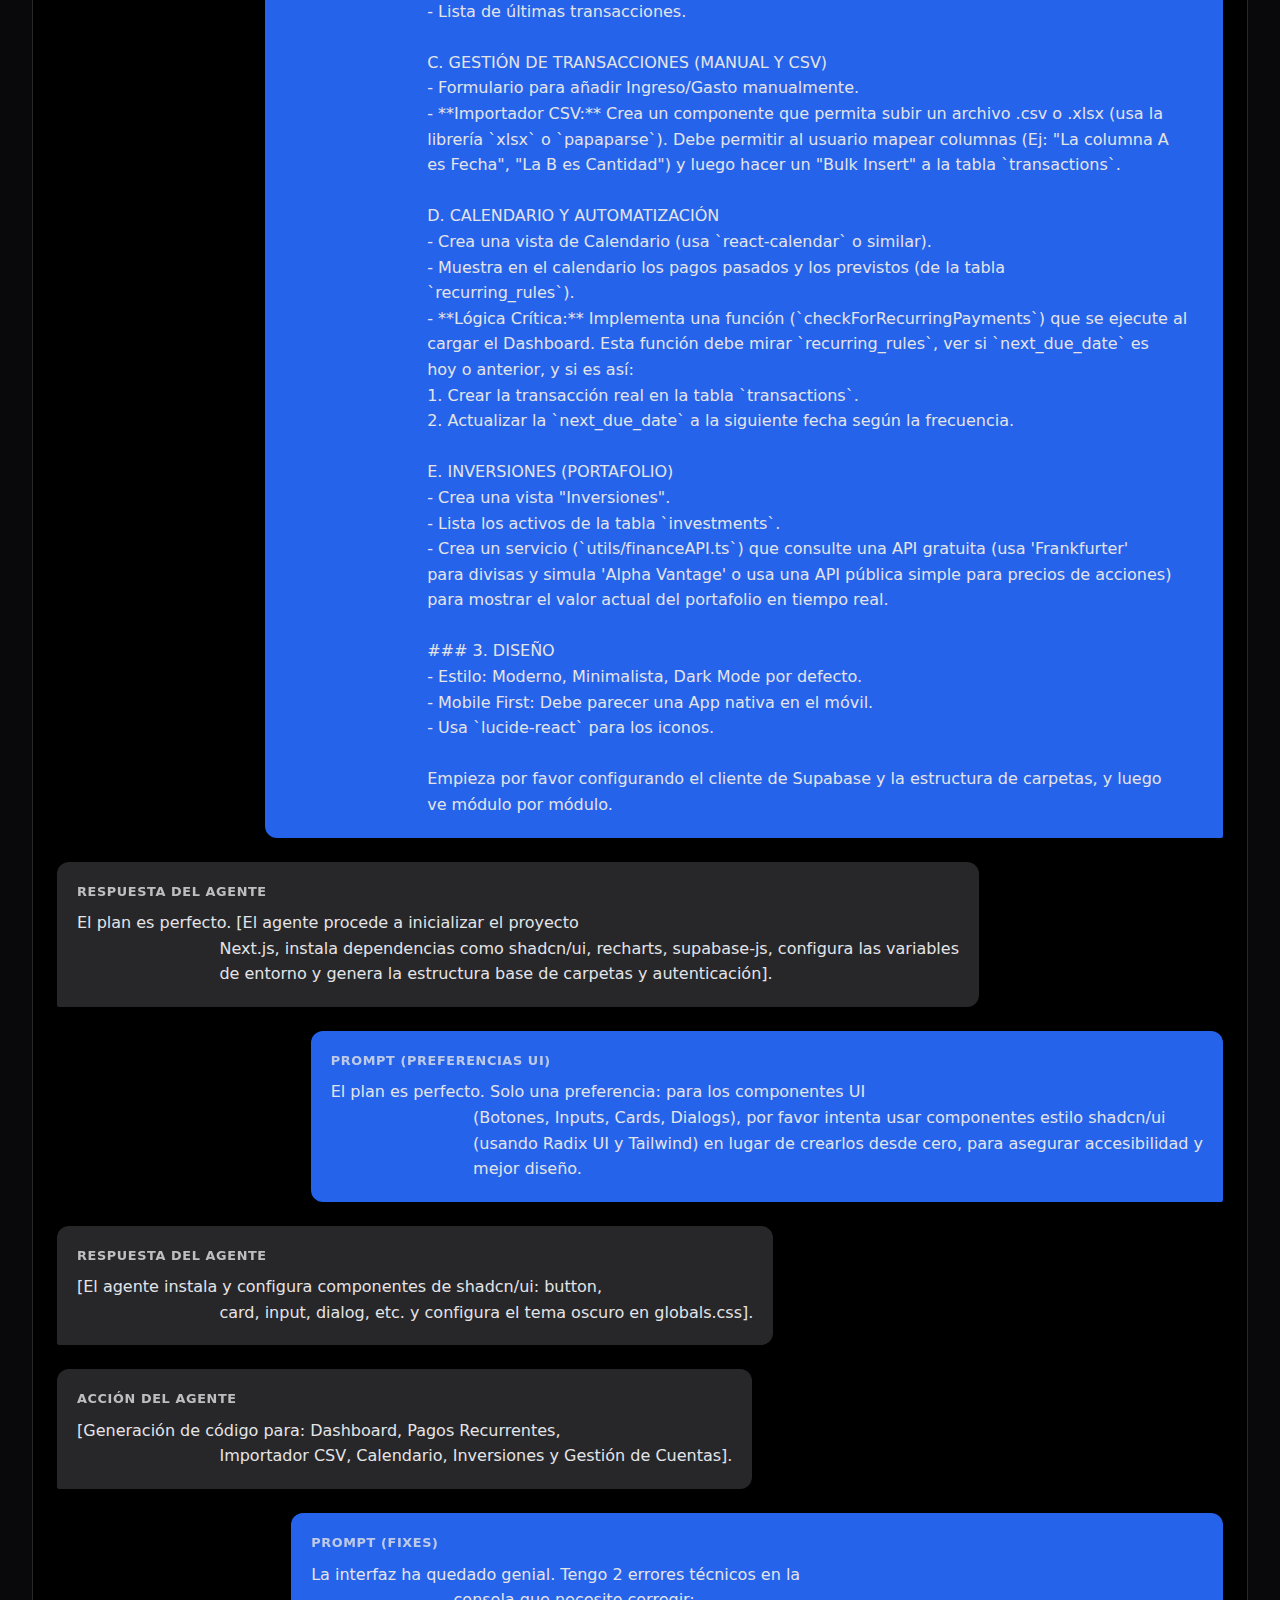
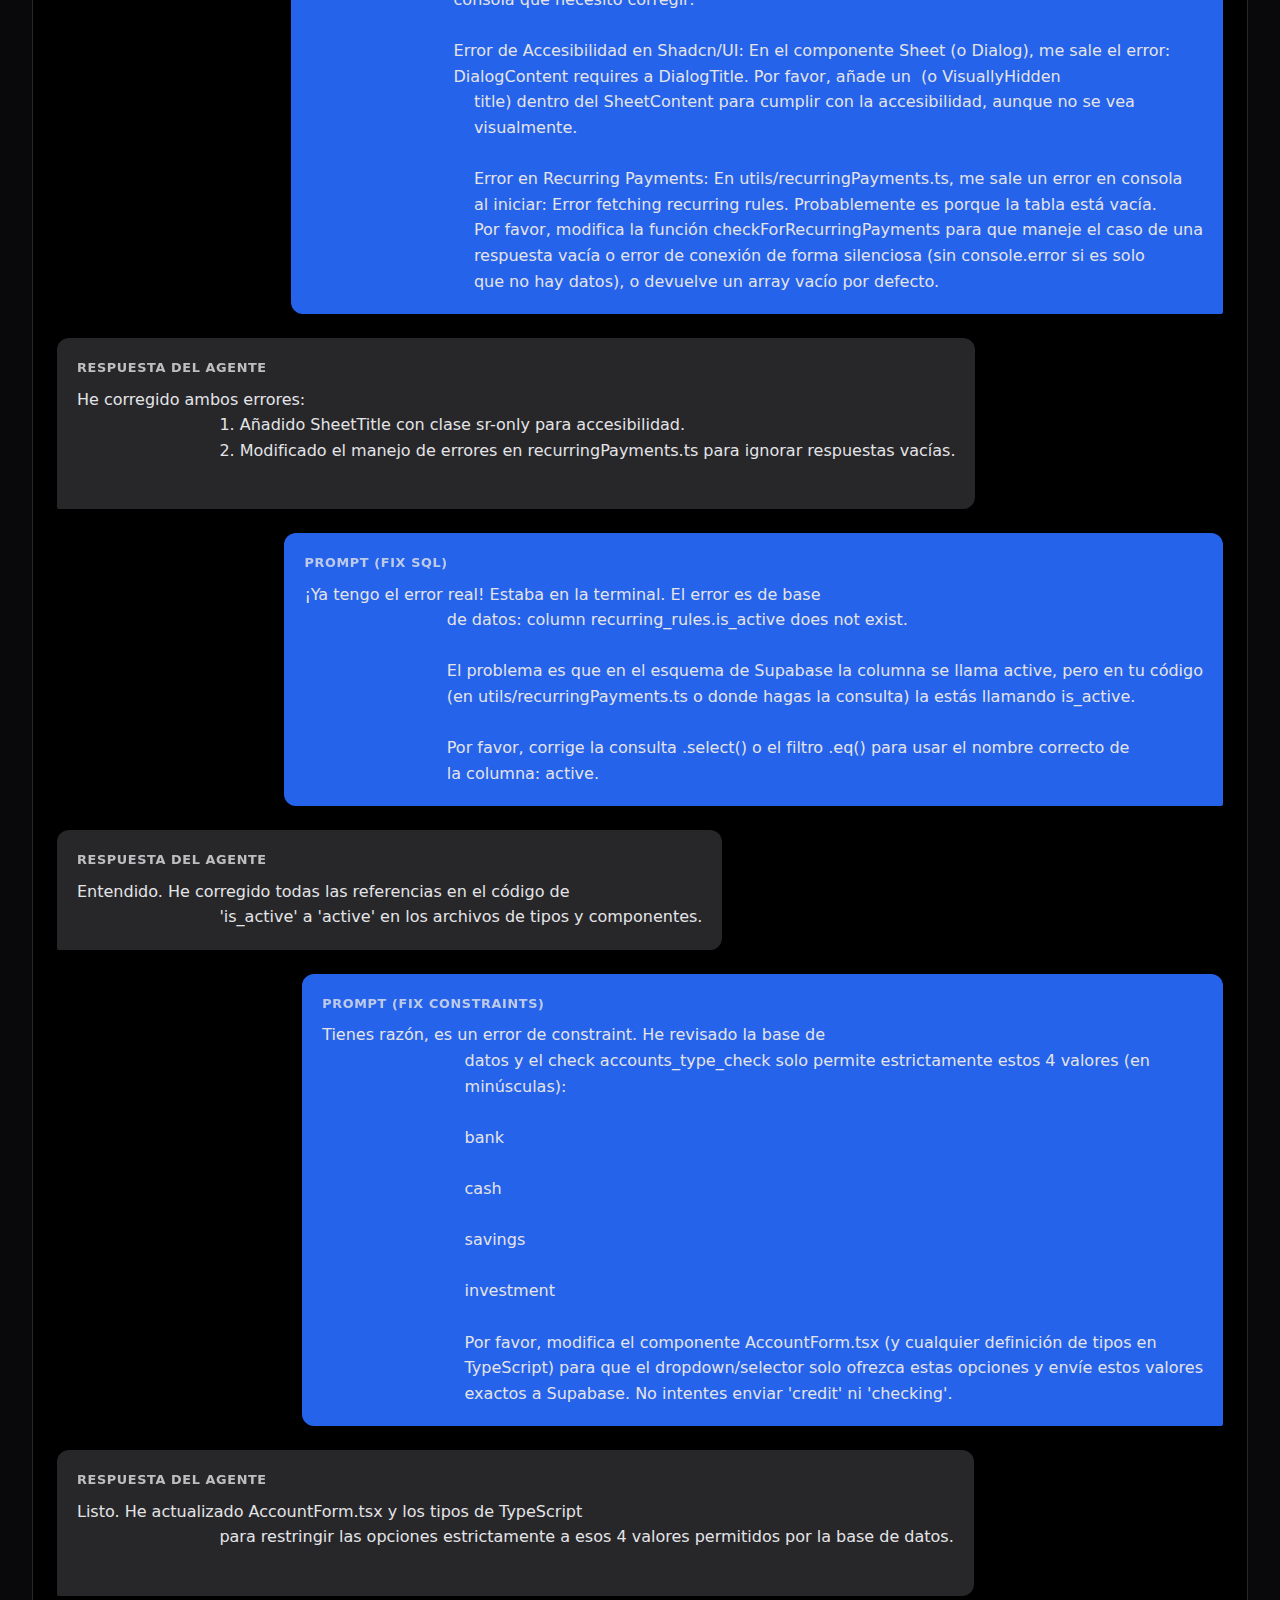
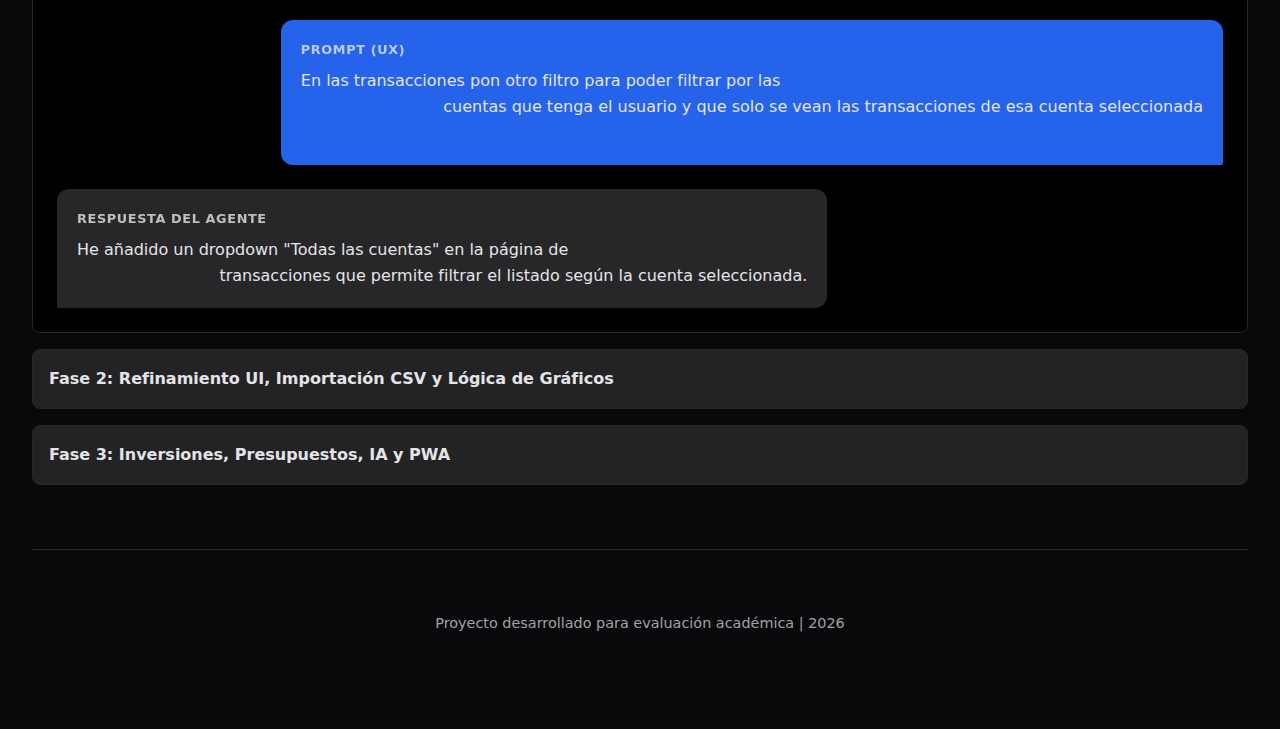
<file: Documentacion-Finanzas/doc-finanzas.html>
<!DOCTYPE html>
<html lang="es">

<head>
    <meta charset="UTF-8">
    <meta name="viewport" content="width=device-width, initial-scale=1.0">
    <title>Documentación de Desarrollo - App Finanzas Personales PWA</title>
    <style>
        :root {
            --primary: #2563eb;
            --primary-dark: #1e40af;
            --bg-dark: #09090b;
            --bg-card: #18181b;
            --text-main: #e4e4e7;
            --text-muted: #a1a1aa;
            --border: #27272a;
            --user-msg-bg: #2563eb;
            --agent-msg-bg: #27272a;
            --code-bg: #111113;
        }

        body {
            font-family: 'Inter', system-ui, -apple-system, sans-serif;
            background-color: var(--bg-dark);
            color: var(--text-main);
            line-height: 1.6;
            margin: 0;
            padding: 0;
        }

        .container {
            max-width: 1280px;
            margin: 0 auto;
            padding: 2rem;
        }

        /* Header */
        header {
            text-align: center;
            padding: 4rem 0;
            border-bottom: 1px solid var(--border);
            margin-bottom: 3rem;
        }

        h1 {
            font-size: 2.5rem;
            margin-bottom: 1rem;
            background: linear-gradient(to right, #60a5fa, #a78bfa);
            -webkit-background-clip: text;
            -webkit-text-fill-color: transparent;
        }

        .subtitle {
            color: var(--text-muted);
            font-size: 1.2rem;
            margin-bottom: 2rem;
        }

        /* Header Action Buttons */
        .header-actions {
            display: flex;
            gap: 1rem;
            justify-content: center;
            flex-wrap: wrap;
        }

        .btn {
            padding: 0.75rem 1.5rem;
            border-radius: 8px;
            font-weight: 600;
            text-decoration: none;
            transition: all 0.2s ease;
            display: inline-flex;
            align-items: center;
            gap: 0.5rem;
            font-size: 1rem;
        }

        .btn-primary {
            background-color: var(--primary);
            color: white;
            border: 1px solid var(--primary);
            box-shadow: 0 4px 6px -1px rgba(37, 99, 235, 0.2);
        }

        .btn-primary:hover {
            background-color: var(--primary-dark);
            border-color: var(--primary-dark);
            transform: translateY(-1px);
        }

        .btn-outline {
            background-color: transparent;
            border: 1px solid var(--border);
            color: var(--text-main);
        }

        .btn-outline:hover {
            background-color: var(--bg-card);
            border-color: var(--text-muted);
            transform: translateY(-1px);
        }

        /* Section Styles */
        section {
            margin-bottom: 4rem;
        }

        h2 {
            border-left: 4px solid var(--primary);
            padding-left: 1rem;
            margin-bottom: 1.5rem;
            font-size: 1.8rem;
        }

        h3 {
            font-size: 1.4rem;
            margin-top: 2rem;
            margin-bottom: 1rem;
            color: #fff;
        }

        /* Stack Grid */
        .stack-grid {
            display: grid;
            grid-template-columns: repeat(auto-fit, minmax(280px, 1fr));
            /* Aumentado min-width para el texto */
            gap: 1.5rem;
        }

        .stack-card {
            background: var(--bg-card);
            border: 1px solid var(--border);
            padding: 1.5rem;
            border-radius: 12px;
            text-align: left;
            display: flex;
            flex-direction: column;
            gap: 0.5rem;
            transition: transform 0.2s ease;
        }

        .stack-card:hover {
            transform: translateY(-2px);
            border-color: var(--primary);
        }

        .stack-title {
            font-weight: 700;
            color: #fff;
            font-size: 1.1rem;
        }

        .stack-desc {
            font-size: 0.9rem;
            color: var(--text-muted);
            line-height: 1.5;
        }

        /* Challenges Section */
        .challenge-block {
            background: var(--bg-card);
            border: 1px solid var(--border);
            border-radius: 12px;
            padding: 1.5rem;
            margin-bottom: 2rem;
        }

        .challenge-title {
            display: flex;
            align-items: center;
            gap: 0.75rem;
            margin-bottom: 1rem;
            color: #f87171;
            /* Rojo suave para indicar problema */
            font-weight: bold;
            font-size: 1.1rem;
        }

        .solution-title {
            display: flex;
            align-items: center;
            gap: 0.75rem;
            margin: 1.5rem 0 1rem 0;
            color: #4ade80;
            /* Verde para indicar solución */
            font-weight: bold;
            font-size: 1.1rem;
        }

        .code-block {
            background-color: var(--code-bg);
            border: 1px solid var(--border);
            border-radius: 6px;
            padding: 1rem;
            overflow-x: auto;
            font-family: 'Fira Code', monospace;
            font-size: 0.9rem;
            color: #a5b4fc;
        }

        /* Screenshots Grid */
        .gallery-grid {
            display: grid;
            grid-template-columns: repeat(auto-fit, minmax(300px, 1fr));
            gap: 2rem;
        }

        .gallery-item {
            background: var(--bg-card);
            border: 1px solid var(--border);
            border-radius: 12px;
            overflow: hidden;
            transition: transform 0.3s ease, box-shadow 0.3s ease;
            cursor: pointer;
        }

        .gallery-item:hover {
            transform: scale(1.02);
            box-shadow: 0 10px 25px -5px rgba(0, 0, 0, 0.5);
            border-color: var(--primary);
        }

        .gallery-placeholder,
        .gallery-img {
            width: 100%;
            height: 250px;
            object-fit: cover;
            display: block;
        }

        .gallery-placeholder {
            background-color: #27272a;
            display: flex;
            align-items: center;
            justify-content: center;
            border-bottom: 1px solid var(--border);
            color: var(--text-muted);
            border: 2px dashed #52525b;
            margin: 0;
            /* Removed margin to fit container */
            width: 100%;
            /* Full width */
            border-radius: 0;
            /* Reset radius inside card */
        }

        .gallery-item:hover .gallery-placeholder {
            background-color: #2e2e31;
            color: var(--text-main);
        }

        .gallery-caption {
            padding: 1rem;
            font-weight: 500;
            text-align: center;
        }

        /* --- LIGHTBOX (MODAL) STYLES --- */
        .modal {
            display: none;
            /* Hidden by default */
            position: fixed;
            z-index: 1000;
            padding-top: 50px;
            left: 0;
            top: 0;
            width: 100%;
            height: 100%;
            overflow: auto;
            background-color: rgba(0, 0, 0, 0.9);
            backdrop-filter: blur(5px);
        }

        .modal-content {
            margin: auto;
            display: block;
            width: 80%;
            max-width: 1200px;
            max-height: 85vh;
            object-fit: contain;
            border-radius: 8px;
            box-shadow: 0 0 50px rgba(0, 0, 0, 0.5);
            animation-name: zoom;
            animation-duration: 0.3s;
        }

        /* Styling for placeholder content in modal */
        .modal-placeholder-content {
            margin: auto;
            width: 80%;
            max-width: 800px;
            height: 60vh;
            background: #18181b;
            display: flex;
            align-items: center;
            justify-content: center;
            color: var(--text-main);
            border: 2px dashed var(--primary);
            border-radius: 12px;
            font-size: 1.5rem;
            text-align: center;
            animation-name: zoom;
            animation-duration: 0.3s;
        }

        @keyframes zoom {
            from {
                transform: scale(0)
            }

            to {
                transform: scale(1)
            }
        }

        .close {
            position: absolute;
            top: 20px;
            right: 35px;
            color: #f1f1f1;
            font-size: 40px;
            font-weight: bold;
            transition: 0.3s;
            cursor: pointer;
            z-index: 1001;
        }

        .close:hover,
        .close:focus {
            color: var(--primary);
            text-decoration: none;
            cursor: pointer;
        }

        #caption {
            margin: auto;
            display: block;
            width: 80%;
            max-width: 700px;
            text-align: center;
            color: #ccc;
            padding: 10px 0;
            height: 150px;
            font-size: 1.1rem;
        }

        /* Chat Logs Styles */
        .chat-container {
            display: flex;
            flex-direction: column;
            gap: 1.5rem;
            margin-top: 2rem;
        }

        .message {
            max-width: 85%;
            padding: 1.25rem;
            border-radius: 12px;
            position: relative;
        }

        .message.user {
            align-self: flex-end;
            background-color: var(--user-msg-bg);
            border-bottom-right-radius: 2px;
        }

        .message.agent {
            align-self: flex-start;
            background-color: var(--agent-msg-bg);
            border-bottom-left-radius: 2px;
        }

        .message-header {
            font-size: 0.8rem;
            opacity: 0.8;
            margin-bottom: 0.5rem;
            text-transform: uppercase;
            letter-spacing: 0.05em;
            font-weight: bold;
        }

        .message-content {
            white-space: pre-wrap;
        }

        /* Collapsible Sections for Chats */
        details {
            background: var(--bg-card);
            border: 1px solid var(--border);
            border-radius: 8px;
            margin-bottom: 1rem;
            overflow: hidden;
        }

        summary {
            padding: 1rem;
            cursor: pointer;
            font-weight: 600;
            background-color: rgba(255, 255, 255, 0.05);
            display: flex;
            justify-content: space-between;
            align-items: center;
        }

        summary:hover {
            background-color: rgba(255, 255, 255, 0.1);
        }

        .details-content {
            padding: 1.5rem;
            background-color: #000000;
        }

        code {
            background: rgba(0, 0, 0, 0.3);
            padding: 0.2rem 0.4rem;
            border-radius: 4px;
            font-family: monospace;
            font-size: 0.9em;
        }

        footer {
            text-align: center;
            padding: 3rem 0;
            color: var(--text-muted);
            font-size: 0.9rem;
            border-top: 1px solid var(--border);
            margin-top: 4rem;
        }

        /* Media Query for Mobile Modal */
        @media only screen and (max-width: 700px) {
            .modal-content {
                width: 100%;
            }
        }
    </style>
</head>

<body>

    <div class="container">
        <header>
            <h1>FinanzApp IA (PWA)</h1>
            <p class="subtitle">Documentación técnica y registro de desarrollo colaborativo con IA</p>

            <div class="header-actions">
                <a href="https://app-finanzas-woad.vercel.app/" target="_blank" class="btn btn-primary">
                    🌐 Visitar Web App
                </a>
                <a href="https://drive.google.com/file/d/1hqsWZ0VTJHU5ufwk8h91dzeMy17cBBlR/view?usp=sharing"
                    target="_blank" class="btn btn-outline">
                    📱 Descargar APK (Android)
                </a>
                <a href="https://github.com/MarioDJB030/AppFinanzas" target="_blank" class="btn btn-outline">
                    💻 Ver Código (GitHub)
                </a>
            </div>
        </header>

        <!-- INTRODUCCIÓN -->
        <section id="intro">
            <h2>Visión General</h2>
            <p>
                Este proyecto consiste en el desarrollo de una Aplicación Web Progresiva (PWA) de Finanzas Personales
                completa.
                La aplicación permite a los usuarios gestionar sus ingresos y gastos, visualizar estadísticas en tiempo
                real,
                gestionar inversiones con datos simulados/reales, establecer presupuestos y metas de ahorro, y escanear
                tickets
                utilizando Inteligencia Artificial.
            </p>
            <p>
                Todo el código ha sido generado a través de un proceso iterativo de "Prompt Engineering" con un agente
                de IA,
                actuando como Arquitecto de Software Senior.
            </p>
        </section>

        <!-- TECNOLOGÍAS -->
        <section id="stack">
            <h2>Stack Tecnológico</h2>
            <div class="stack-grid">
                <div class="stack-card">
                    <div class="stack-title">Next.js 14 (App Router)</div>
                    <div class="stack-desc">Framework principal usado por su enrutamiento moderno, Server Actions y
                        optimización para SEO y PWA.</div>
                </div>
                <div class="stack-card">
                    <div class="stack-title">TypeScript</div>
                    <div class="stack-desc">Garantiza un código robusto y tipado estático, reduciendo errores en tiempo
                        de ejecución.</div>
                </div>
                <div class="stack-card">
                    <div class="stack-title">Supabase</div>
                    <div class="stack-desc">Backend integral que provee la Base de Datos PostgreSQL, Autenticación
                        segura y Almacenamiento de archivos.</div>
                </div>
                <div class="stack-card">
                    <div class="stack-title">Tailwind CSS</div>
                    <div class="stack-desc">Framework de estilos "utility-first" que permite un diseño rápido,
                        consistente y responsivo.</div>
                </div>
                <div class="stack-card">
                    <div class="stack-title">Shadcn/UI</div>
                    <div class="stack-desc">Biblioteca de componentes reutilizables y accesibles (basada en Radix UI)
                        para una interfaz profesional.</div>
                </div>
                <div class="stack-card">
                    <div class="stack-title">Gemini AI API</div>
                    <div class="stack-desc">Motor de Inteligencia Artificial de Google para el asesoramiento financiero
                        personalizado y el procesamiento de imágenes (tickets).</div>
                </div>
                <div class="stack-card">
                    <div class="stack-title">Alpha Vantage API</div>
                    <div class="stack-desc">Proveedor de datos financieros externos para obtener cotizaciones de
                        acciones y criptomonedas.</div>
                </div>
                <div class="stack-card">
                    <div class="stack-title">Recharts</div>
                    <div class="stack-desc">Librería de gráficos basada en React para visualizar tendencias de gastos y
                        distribución de categorías.</div>
                </div>
                <div class="stack-card">
                    <div class="stack-title">Vercel</div>
                    <div class="stack-desc">Plataforma de despliegue continuo optimizada para Next.js, asegurando alto
                        rendimiento global.</div>
                </div>
            </div>
        </section>

        <!-- DESAFÍOS TÉCNICOS Y SOLUCIONES (NUEVO) -->
        <section id="challenges">
            <h2>Desafíos Técnicos y Soluciones</h2>
            <p>Durante el desarrollo surgieron problemas complejos relacionados con límites de API y compatibilidad de
                modelos de IA. A continuación se detallan las soluciones implementadas.</p>

            <!-- RETO 1: GEMINI API -->
            <div class="challenge-block">
                <div class="challenge-title">
                    ⚠️ Reto 1: Incompatibilidad de Modelos Gemini
                </div>
                <p>
                    Al intentar usar el modelo estándar <code>gemini-1.5-flash</code> para el asesor financiero, la API
                    devolvía un error <strong>404 Not Found</strong>. Esto impedía tanto el análisis de gastos como el
                    escaneo de recibos.
                </p>

                <div class="solution-title">
                    ✅ Solución: Depuración de Modelos Disponibles
                </div>
                <p>
                    Se implementó un script de depuración temporal para consultar directamente a la API REST de Google y
                    listar los modelos habilitados para la API Key actual. Se descubrió que el entorno requería una
                    versión específica "preview".
                </p>
                <div class="code-block">
                    <pre>import { GoogleGenerativeAI } from "@google/generative-ai";

const genAI = new GoogleGenerativeAI(process.env.GOOGLE_API_KEY!);

// ...

// Call Gemini API
const model = genAI.getGenerativeModel({ model: "gemini-2.5-flash" });
const result = await model.generateContent(prompt);
const response = await result.response;
const text = response.text();</pre>
                </div>
            </div>

            <!-- RETO 2: API INVERSIONES -->
            <div class="challenge-block">
                <div class="challenge-title">
                    ⚠️ Reto 2: Rate Limits en API de Inversiones
                </div>
                <p>
                    La API gratuita (Alpha Vantage) tiene un límite estricto de <strong>25 llamadas al día</strong> y 5
                    por minuto. La implementación inicial intentaba actualizar todo el portafolio al cargar la página,
                    rompiendo la aplicación y devolviendo errores 429 (Too Many Requests).
                </p>

                <div class="solution-title">
                    ✅ Solución: Estrategia de Caché + Actualización Secuencial
                </div>
                <p>
                    Se refactorizó el sistema para no depender de la API en tiempo real. Se añadieron campos
                    <code>current_price</code> y <code>last_updated</code> a la base de datos (Supabase). La
                    actualización ahora es manual y secuencial con retardos artificiales.
                </p>
                <div class="code-block">
                    <pre>for (let i = 0; i < total; i++) {
    const inv = initialInvestments[i];
    
    // ... (Lógica de obtención de precio y actualización en DB) ...

    // Delay between requests to respect API limits (12s for safe side with 5 calls/min limit)
    if (i < total - 1) {
        await new Promise(resolve => setTimeout(resolve, 12000));
    }
}</pre>
                </div>
            </div>

            <!-- RETO 3: STORAGE PRIVADO + IA -->
            <div class="challenge-block">
                <div class="challenge-title">
                    ⚠️ Reto 3: Acceso de IA a Archivos Privados
                </div>
                <p>
                    El bucket de Supabase <code>receipts</code> es privado por seguridad. Al enviar la URL de la imagen
                    a Gemini, la IA fallaba con "Bad Request" porque no tenía permiso para descargar el archivo.
                </p>

                <div class="solution-title">
                    ✅ Solución: Procesamiento Server-Side con Buffers
                </div>
                <p>
                    En lugar de pasar la URL, el servidor (Next.js Server Action) descarga el archivo internamente
                    usando el SDK de administración, lo convierte a Base64 y se lo pasa a la IA directamente en el
                    cuerpo de la petición.
                </p>
                <div class="code-block">
                    <pre>// 2. Download using the clean path
const { data, error } = await supabase.storage
    .from("receipts")
    .download(filePath);

if (error || !data) {
    throw new Error(`Error al descargar de Storage: ${error?.message}`);
}

// 2. Convert Blob to Buffer to Base64
const buffer = Buffer.from(await data.arrayBuffer());
const base64 = buffer.toString("base64");
const mimeType = data.type || "image/jpeg";

// 3. Prepare Gemini Request
const model = genAI.getGenerativeModel({ model: "gemini-2.5-flash" });

// ... (Definición del prompt) ...

const imagePart = {
    inlineData: {
        data: base64,
        mimeType: mimeType,
    },
};

// 4. Generate Content
const result = await model.generateContent([prompt, imagePart]);</pre>
                </div>
            </div>

            <!-- RETO 4: SEGURIDAD API KEYS -->
            <div class="challenge-block">
                <div class="challenge-title">
                    ⚠️ Reto 4: Seguridad y Gestión de API Keys
                </div>
                <p>
                    El proyecto utiliza múltiples servicios externos (Google Gemini, Supabase, Alpha Vantage) que
                    requieren credenciales sensibles. Exponer estas claves en el código fuente (hardcoding) o en el
                    repositorio público representaría un grave riesgo de seguridad.
                </p>

                <div class="solution-title">
                    ✅ Solución: Variables de Entorno en Vercel
                </div>
                <p>
                    Se implementó una arquitectura segura utilizando variables de entorno. En desarrollo local se usa un
                    archivo <code>.env.local</code> (excluido por .gitignore), y en producción, las claves se inyectan
                    directamente desde el panel de configuración de <strong>Vercel</strong>.
                </p>
                <div class="code-block">
                    <pre>// Acceso seguro en el servidor (Server Actions / API Routes)
const apiKey = process.env.GOOGLE_API_KEY;

// Acceso en el cliente (solo para variables públicas prefixadas)
const supabaseUrl = process.env.NEXT_PUBLIC_SUPABASE_URL;

if (!apiKey) {
    throw new Error("API Key no configurada en Vercel");
}</pre>
                </div>
            </div>
        </section>

        <!-- GALERÍA VISUAL (PLACEHOLDERS) -->
        <section id="gallery">
            <h2>Interfaz Final</h2>
            <p style="margin-bottom: 2rem; color: var(--text-muted);">
                Capturas de pantalla de la versión final.
                <span style="color: var(--primary);">Haz clic en cualquier imagen para verla en pantalla
                    completa.</span>
            </p>

            <div class="gallery-grid">
                <!-- Dashboard -->
                <div class="gallery-item">
                    <!-- Cuando tengas la imagen real, sustituye el DIV por: 
                         <img src="ruta/a/tu/imagen.png" alt="Dashboard" class="gallery-img"> -->
                    <img src="img/DashboardPrincipal.png" alt="Dashboard Principal" class="gallery-img">
                    <div class="gallery-caption">Dashboard General con KPIs y Gráficos</div>
                </div>

                <!-- Transacciones -->
                <div class="gallery-item">
                    <img src="img/Transacciones.png" alt="Gestión de Transacciones" class="gallery-img">
                    <div class="gallery-caption">Gestión de Transacciones y Filtros</div>
                </div>

                <!-- Calendario -->
                <div class="gallery-item">
                    <img src="img/Calendario.png" alt="Calendario de Pagos" class="gallery-img">
                    <div class="gallery-caption">Calendario de Pagos Recurrentes</div>
                </div>

                <!-- Inversiones -->
                <div class="gallery-item">
                    <img src="img/Inversiones.png" alt="Portafolio de Inversiones" class="gallery-img">
                    <div class="gallery-caption">Portafolio de Inversiones (Stocks/Cripto)</div>
                </div>

                <!-- Presupuestos -->
                <div class="gallery-item">
                    <img src="img/Presupuestos.png" alt="Control de Presupuestos" class="gallery-img">
                    <div class="gallery-caption">Seguimiento de Presupuestos Mensuales</div>
                </div>

                <!-- AI Coach & Recibos -->
                <div class="gallery-item">
                    <img src="img/Tickets.png" alt="Asesor Financiero IA" class="gallery-img">
                    <div class="gallery-caption">Escáner de Tickets y Asesor Financiero IA</div>
                </div>
            </div>
        </section>

        <!-- LOGS DE DESARROLLO (CHATS) -->
        <section id="development-logs">
            <h2>Registro de Desarrollo</h2>
            <p>A continuación se detalla la conversación técnica mantenida con el Agente de IA para construir la
                aplicación paso a paso.</p>

            <!-- FASE 1 -->
            <details open>
                <summary>Fase 1: Configuración Inicial, Arquitectura y Dashboard</summary>
                <div class="details-content chat-container">

                    <div class="message user">
                        <div class="message-header">Prompt Inicial</div>
                        <div class="message-content">Actúa como un Arquitecto de Software Senior y Desarrollador Full
                            Stack experto en React, Next.js y Supabase.

                            Vamos a construir una Aplicación Web de Finanzas Personales (PWA).
                            Tengo ya la base de datos creada en Supabase.
                            Aquí tienes las credenciales de conexión:

                            NEXT_PUBLIC_SUPABASE_URL: "[https://qeceylcpwvowsgiauviv.supabase.co]"
                            NEXT_PUBLIC_SUPABASE_ANON_KEY: "[sb_publishable_PGOe1otGm3kimbIgYZETbg_1_ZYxmHG]"

                            ---

                            ### 1. CONTEXTO DE LA BASE DE DATOS (YA CREADA)
                            No intentes crear tablas. Ya existen con este esquema:
                            - profiles (id, email, currency)
                            - accounts (id, name, type, initial_balance)
                            - categories (id, name, type, icon)
                            - transactions (id, account_id, category_id, amount, date, is_recurring)
                            - recurring_rules (id, frequency, start_date, next_due_date, amount) -> Para el calendario
                            - investments (id, symbol, quantity, avg_buy_price) -> Para la cartera

                            ### 2. REQUERIMIENTOS FUNCIONALES
                            Quiero que generes el código paso a paso para cubrir estas áreas:

                            A. CONFIGURACIÓN Y AUTH
                            - Inicializa un proyecto Next.js (App Router) con Tailwind CSS.
                            - Configura el cliente de Supabase (`utils/supabase/client.ts`).
                            - Crea una página de Login/Registro simple usando Supabase Auth.

                            B. DASHBOARD (HOME)
                            - Muestra el "Saldo Total" (suma de balances de cuentas + ingresos - gastos).
                            - Gráfico de gastos por categoría (usa Recharts).
                            - Lista de últimas transacciones.

                            C. GESTIÓN DE TRANSACCIONES (MANUAL Y CSV)
                            - Formulario para añadir Ingreso/Gasto manualmente.
                            - **Importador CSV:** Crea un componente que permita subir un archivo .csv o .xlsx (usa la
                            librería `xlsx` o `papaparse`). Debe permitir al usuario mapear columnas (Ej: "La columna A
                            es Fecha", "La B es Cantidad") y luego hacer un "Bulk Insert" a la tabla `transactions`.

                            D. CALENDARIO Y AUTOMATIZACIÓN
                            - Crea una vista de Calendario (usa `react-calendar` o similar).
                            - Muestra en el calendario los pagos pasados y los previstos (de la tabla
                            `recurring_rules`).
                            - **Lógica Crítica:** Implementa una función (`checkForRecurringPayments`) que se ejecute al
                            cargar el Dashboard. Esta función debe mirar `recurring_rules`, ver si `next_due_date` es
                            hoy o anterior, y si es así:
                            1. Crear la transacción real en la tabla `transactions`.
                            2. Actualizar la `next_due_date` a la siguiente fecha según la frecuencia.

                            E. INVERSIONES (PORTAFOLIO)
                            - Crea una vista "Inversiones".
                            - Lista los activos de la tabla `investments`.
                            - Crea un servicio (`utils/financeAPI.ts`) que consulte una API gratuita (usa 'Frankfurter'
                            para divisas y simula 'Alpha Vantage' o usa una API pública simple para precios de acciones)
                            para mostrar el valor actual del portafolio en tiempo real.

                            ### 3. DISEÑO
                            - Estilo: Moderno, Minimalista, Dark Mode por defecto.
                            - Mobile First: Debe parecer una App nativa en el móvil.
                            - Usa `lucide-react` para los iconos.

                            Empieza por favor configurando el cliente de Supabase y la estructura de carpetas, y luego
                            ve módulo por módulo.</div>
                    </div>

                    <div class="message agent">
                        <div class="message-header">Respuesta del Agente</div>
                        <div class="message-content">El plan es perfecto. [El agente procede a inicializar el proyecto
                            Next.js, instala dependencias como shadcn/ui, recharts, supabase-js, configura las variables
                            de entorno y genera la estructura base de carpetas y autenticación].</div>
                    </div>

                    <div class="message user">
                        <div class="message-header">Prompt (Preferencias UI)</div>
                        <div class="message-content">El plan es perfecto. Solo una preferencia: para los componentes UI
                            (Botones, Inputs, Cards, Dialogs), por favor intenta usar componentes estilo shadcn/ui
                            (usando Radix UI y Tailwind) en lugar de crearlos desde cero, para asegurar accesibilidad y
                            mejor diseño.</div>
                    </div>

                    <div class="message agent">
                        <div class="message-header">Respuesta del Agente</div>
                        <div class="message-content">[El agente instala y configura componentes de shadcn/ui: button,
                            card, input, dialog, etc. y configura el tema oscuro en globals.css].</div>
                    </div>

                    <div class="message agent">
                        <div class="message-header">Acción del Agente</div>
                        <div class="message-content">[Generación de código para: Dashboard, Pagos Recurrentes,
                            Importador CSV, Calendario, Inversiones y Gestión de Cuentas].</div>
                    </div>

                    <div class="message user">
                        <div class="message-header">Prompt (Fixes)</div>
                        <div class="message-content">La interfaz ha quedado genial. Tengo 2 errores técnicos en la
                            consola que necesito corregir:

                            Error de Accesibilidad en Shadcn/UI: En el componente Sheet (o Dialog), me sale el error:
                            DialogContent requires a DialogTitle. Por favor, añade un <SheetTitle> (o VisuallyHidden
                                title) dentro del SheetContent para cumplir con la accesibilidad, aunque no se vea
                                visualmente.

                                Error en Recurring Payments: En utils/recurringPayments.ts, me sale un error en consola
                                al iniciar: Error fetching recurring rules. Probablemente es porque la tabla está vacía.
                                Por favor, modifica la función checkForRecurringPayments para que maneje el caso de una
                                respuesta vacía o error de conexión de forma silenciosa (sin console.error si es solo
                                que no hay datos), o devuelve un array vacío por defecto.</div>
                    </div>

                    <div class="message agent">
                        <div class="message-header">Respuesta del Agente</div>
                        <div class="message-content">He corregido ambos errores:
                            1. Añadido SheetTitle con clase sr-only para accesibilidad.
                            2. Modificado el manejo de errores en recurringPayments.ts para ignorar respuestas vacías.
                        </div>
                    </div>

                    <div class="message user">
                        <div class="message-header">Prompt (Fix SQL)</div>
                        <div class="message-content">¡Ya tengo el error real! Estaba en la terminal. El error es de base
                            de datos: column recurring_rules.is_active does not exist.

                            El problema es que en el esquema de Supabase la columna se llama active, pero en tu código
                            (en utils/recurringPayments.ts o donde hagas la consulta) la estás llamando is_active.

                            Por favor, corrige la consulta .select() o el filtro .eq() para usar el nombre correcto de
                            la columna: active.</div>
                    </div>

                    <div class="message agent">
                        <div class="message-header">Respuesta del Agente</div>
                        <div class="message-content">Entendido. He corregido todas las referencias en el código de
                            'is_active' a 'active' en los archivos de tipos y componentes.</div>
                    </div>

                    <div class="message user">
                        <div class="message-header">Prompt (Fix Constraints)</div>
                        <div class="message-content">Tienes razón, es un error de constraint. He revisado la base de
                            datos y el check accounts_type_check solo permite estrictamente estos 4 valores (en
                            minúsculas):

                            bank

                            cash

                            savings

                            investment

                            Por favor, modifica el componente AccountForm.tsx (y cualquier definición de tipos en
                            TypeScript) para que el dropdown/selector solo ofrezca estas opciones y envíe estos valores
                            exactos a Supabase. No intentes enviar 'credit' ni 'checking'.</div>
                    </div>

                    <div class="message agent">
                        <div class="message-header">Respuesta del Agente</div>
                        <div class="message-content">Listo. He actualizado AccountForm.tsx y los tipos de TypeScript
                            para restringir las opciones estrictamente a esos 4 valores permitidos por la base de datos.
                        </div>
                    </div>

                    <div class="message user">
                        <div class="message-header">Prompt (UX)</div>
                        <div class="message-content">En las transacciones pon otro filtro para poder filtrar por las
                            cuentas que tenga el usuario y que solo se vean las transacciones de esa cuenta seleccionada
                        </div>
                    </div>

                    <div class="message agent">
                        <div class="message-header">Respuesta del Agente</div>
                        <div class="message-content">He añadido un dropdown "Todas las cuentas" en la página de
                            transacciones que permite filtrar el listado según la cuenta seleccionada.</div>
                    </div>

                </div>
            </details>

            <!-- FASE 2 -->
            <details>
                <summary>Fase 2: Refinamiento UI, Importación CSV y Lógica de Gráficos</summary>
                <div class="details-content chat-container">

                    <div class="message user">
                        <div class="message-header">Prompt (Estilos Calendario)</div>
                        <div class="message-content">Me he fijado en que en la pagina Calendario, el propio calendario
                            parece no tener estilos, es asi? arreglalo</div>
                    </div>

                    <div class="message agent">
                        <div class="message-header">Respuesta del Agente</div>
                        <div class="message-content">[El agente importa los estilos CSS necesarios de 'react-calendar' y
                            aplica clases personalizadas de Tailwind para integrarlo con el tema oscuro].</div>
                    </div>

                    <div class="message user">
                        <div class="message-header">Prompt (Lógica CSV)</div>
                        <div class="message-content">(img 1)He probado a importar este csv, que es el que genera Imagin
                            Bank. (img2) Y este ha sido el resultado, como no podia selecionar las columnas correctas,
                            selecciones las que correspondian en la primera fila y luego al importase simplemente las
                            que no se puedieran importar, no se importar (lo cual es correcto y esta genial) PERO las
                            cantidades son incorrectas y todo son ingresos. Arreglalo.

                            Por cierto con esto acabo de ver la necesidad de borrar transacciones, haz que puedas
                            seleccionar transacciones dejandolas pulsadas y luego que te salga una opcion para borrarlas
                        </div>
                    </div>

                    <div class="message agent">
                        <div class="message-header">Respuesta del Agente</div>
                        <div class="message-content">[Implementación de lógica para detectar signos negativos/positivos
                            en el CSV y asignación automática de tipo Gasto/Ingreso. Implementación de Checkbox en la
                            lista para borrado masivo].</div>
                    </div>

                    <div class="message user">
                        <div class="message-header">Prompt (Filtros Ingreso/Gasto)</div>
                        <div class="message-content">A la hora filtar por ingreso o gasto, ten en cuenta el valor, si es
                            negativo o positivo, ya que al importar el csv y poner como categoria Otros Ingresos (ya que
                            me obliga) al filtrar por ingresos aparecen como tal aunque no lo sean, por lo que arregla
                            eso y cuando se importe un csv comprueba si es negativo o positivo y asignale la categoria
                            predeterminada de "Otros Ingresos" u "Otros Gastos" segun cual sea</div>
                    </div>

                    <div class="message agent">
                        <div class="message-header">Respuesta del Agente</div>
                        <div class="message-content">[Ajuste en la lógica de filtrado y asignación de categorías por
                            defecto 'Otros Ingresos' u 'Otros Gastos' basándose en si el importe es positivo o
                            negativo].</div>
                    </div>

                    <div class="message user">
                        <div class="message-header">Prompt (Gráficos)</div>
                        <div class="message-content">haz que al clicar en una categoria del grafico (como
                            deseleccionarlo por asi decirlo) se quite del grafico</div>
                    </div>

                    <div class="message agent">
                        <div class="message-header">Respuesta del Agente</div>
                        <div class="message-content">[Modificación del componente ExpensesChart.tsx usando la API de
                            Recharts para manejar el estado de visibilidad de las series al hacer clic en la leyenda].
                        </div>
                    </div>

                </div>
            </details>

            <!-- FASE 3 -->
            <details>
                <summary>Fase 3: Inversiones, Presupuestos, IA y PWA</summary>
                <div class="details-content chat-container">

                    <div class="message user">
                        <div class="message-header">Prompt (Exportación)</div>
                        <div class="message-content">En la pantalla de las Transacciones, al lado del boton de Importar
                            CSV, pon un boton de exportar CSV con diferentes configuraciones</div>
                    </div>

                    <div class="message user">
                        <div class="message-header">Prompt (Inversiones Refactor)</div>
                        <div class="message-content">La implementación actual del módulo de Inversiones es demasiado
                            compleja y falla por los límites de la API (solo tengo 25 llamadas al día, no 500). Además,
                            da error al intentar guardar en la base de datos.

                            Por favor, refactoriza completamente la página de Inversiones (/investments) con esta nueva
                            lógica simplificada:

                            1. Interfaz Amigable de "Añadir Activo":

                            En lugar de pedir el símbolo manual (ticker), crea un Combobox/Select con búsqueda que tenga
                            una lista predefinida en el código (hardcoded) con las 50 empresas y criptos más populares
                            (ej: Apple -> AAPL, Bitcoin -> BTC, Tesla -> TSLA, S&P500 -> SPY).

                            Permite también escribir un símbolo manual si no está en la lista.

                            Selector de Tipo Obligatorio: Debe ser un dropdown con solo 3 opciones exactas para cumplir
                            con la BBDD: 'Acción' (stock), 'Cripto' (crypto), 'ETF' (etf). Si envías otro texto fallará.

                            2. Estrategia de "Caché" para Ahorrar API:

                            NO consultes la API automáticamente cada vez que entro a la página.

                            Muestra los activos basándote en los datos guardados en Supabase.

                            Añade un botón manual "Actualizar Precios" en el Dashboard de inversiones.

                            Cuando pulse ese botón, actualiza solo los precios uno a uno con un retraso de 2 segundos
                            entre cada petición para no saturar la API.

                            Si la API falla (límite alcanzado), muestra el último precio guardado y una alerta suave
                            ("Límite diario alcanzado").

                            3. Corrección de Base de Datos (Importante):

                            Al guardar un nuevo activo, asegúrate de enviar el asset_type estrictamente como: "stock",
                            "crypto" o "etf".

                            Si la API de Alpha Vantage falla al intentar obtener el precio inicial al crear el activo,
                            guárdalo igualmente con precio actual 0 o el precio de compra, para que no dé error al
                            usuario.

                            Objetivo: Que sea imposible que el usuario rompa la app por no saber un símbolo o por gastar
                            las llamadas de la API.</div>
                    </div>

                    <div class="message agent">
                        <div class="message-header">Respuesta del Agente</div>
                        <div class="message-content">[Refactorización completa del módulo Investments. Implementación de
                            sistema de actualización secuencial con delay para respetar el Rate Limit de la API
                            gratuita].</div>
                    </div>

                    <div class="message user">
                        <div class="message-header">Prompt (Presupuestos)</div>
                        <div class="message-content">La app está quedando genial. Ahora quiero implementar un sistema de
                            Presupuestos Mensuales (Budgets).

                            Actúa como Arquitecto de Software y realiza los siguientes cambios:

                            1. Base de Datos (Supabase):

                            Crea una tabla budgets con:

                            id (uuid)

                            user_id (fk users)

                            category_id (fk categories)

                            amount_limit (numeric) -> El límite de gasto mensual.

                            period (text) -> Default 'monthly'.

                            Aplica RLS (Row Level Security) igual que en las otras tablas.

                            2. Lógica de Negocio:

                            Necesito calcular el progreso en tiempo real.

                            Suma todas las transacciones de tipo 'expense' del mes actual para esa categoría y compáralo
                            con el amount_limit.

                            3. Interfaz de Usuario:

                            Crea una nueva página /budgets (o un módulo en el Dashboard).

                            Muestra una lista de tarjetas. Cada tarjeta representa una categoría con presupuesto.

                            Usa el componente Progress de shadcn/ui.

                            Si el gasto < 80%: Barra Verde. Si el gasto> 80% y < 100%: Barra Amarilla. Si el gasto>=
                                    100%: Barra Roja + Alerta visual.

                                    Botón para 'Crear/Editar Presupuesto' donde elijo la categoría y el importe límite.

                                    Por favor, empieza generando el SQL necesario para la tabla nueva.</div>
                    </div>

                    <div class="message agent">
                        <div class="message-header">Respuesta del Agente</div>
                        <div class="message-content">[Creación de tabla, página de Presupuestos y tarjetas con lógica de
                            colores semafóricos].</div>
                    </div>

                    <div class="message user">
                        <div class="message-header">Prompt (Metas de Ahorro)</div>
                        <div class="message-content">Vamos a crear el módulo de Metas de Ahorro (Savings Goals).

                            Ya he creado la tabla goals en Supabase con los campos: id, name, target_amount,
                            current_amount, deadline, icon.

                            Por favor, implementa lo siguiente:

                            1. Página de Metas (app/(protected)/goals/page.tsx):

                            Muestra un grid con las metas activas.

                            Usa un diseño de tarjeta (Card) diferente al de presupuestos para que se distinga.

                            Muestra el progreso con una barra (Progress) y el porcentaje completado.

                            Si hay deadline (fecha límite), calcula y muestra cuántos días faltan.

                            2. Formulario de Creación (GoalForm):

                            Permite crear una meta con: Nombre, Emoji (icono), Cantidad Objetivo y Fecha Límite
                            (opcional).

                            3. Funcionalidad de 'Aportar' (Importante):

                            En cada tarjeta de meta, añade dos botones pequeños o un menú de acciones:

                            Depositar (+): Abre un pequeño diálogo para sumar una cantidad al current_amount.

                            Retirar (-): Para restar cantidad si he tenido que usar ese dinero.

                            Al guardar, haz un update simple a la tabla goals sumando o restando el valor.

                            4. Dashboard Widget:

                            (Opcional por ahora) Crea un componente GoalsWidget simple para el dashboard que muestre
                            solo la meta prioritaria (la que esté más cerca de completarse o la que tenga la fecha más
                            próxima).

                            Usa componentes de shadcn/ui y asegúrate de manejar los números correctamente.

                            Un detalle extra de UX: Si al hacer un depósito el progreso llega al 100% (o más), por favor
                            dispara una animación de confeti (puedes usar la librería canvas-confetti si es fácil de
                            integrar, o simplemente una animación CSS sencilla) para celebrar el logro.</div>
                    </div>

                    <div class="message agent">
                        <div class="message-header">Respuesta del Agente</div>
                        <div class="message-content">[Implementación de Metas, lógica de transacciones internas y efecto
                            de confeti al completar].</div>
                    </div>

                    <div class="message user">
                        <div class="message-header">Prompt (IA Financial Coach)</div>
                        <div class="message-content">Vamos a implementar la funcionalidad de IA Financial Coach usando
                            la API gratuita de Google Gemini.

                            He añadido la GOOGLE_API_KEY en el .env.local.

                            1. Instalación:

                            Instala el paquete: npm install @google/generative-ai

                            2. Server Action (actions/getFinancialAdvice.ts):

                            Crea una función de servidor que reciba los gastos del mes actual (array de transacciones) y
                            los presupuestos.

                            Importante (Privacidad): Antes de enviar los datos a la IA, simplifícalos. Solo envía: {
                            category: string, amount: number }. No envíes nombres de transacciones ni IDs.

                            Prompt para la IA:
                            'Actúa como un asesor financiero experto pero amigable. Analiza estos gastos y presupuestos.
                            Dame:

                            Un breve resumen de mi salud financiera este mes.

                            Tres consejos prácticos y específicos para ahorrar basados en estos datos.

                            Un tono motivador.
                            Responde en formato texto enriquecido (Markdown) pero sin usar encabezados grandes (#), usa
                            negritas y listas.'

                            Usa el modelo gemini-1.5-flash para generar el contenido.

                            3. Componente UI (components/dashboard/AiAdvisor.tsx):

                            Crea una tarjeta bonita con un borde brillante o un icono de 'cerebro/robot'.

                            Estado inicial: Un botón que diga '🤖 Analizar mis finanzas con IA'.

                            Estado de carga: Muestra un 'skeleton' o un spinner con el texto 'Analizando tus patrones de
                            gasto...'.

                            Estado final: Muestra la respuesta de la IA formateada (puedes usar react-markdown si es
                            necesario, o simplemente saltos de línea y negritas).

                            4. Integración:

                            Coloca este componente en el Dashboard, quizás debajo de los gráficos, ocupando el ancho
                            completo (col-span-full) para que tenga espacio para escribir.</div>
                    </div>

                    <div class="message agent">
                        <div class="message-header">Respuesta del Agente</div>
                        <div class="message-content">[Integración de Google Generative AI SDK. Creación de Server Action
                            para análisis financiero y componente UI para mostrar la respuesta en Markdown].</div>
                    </div>

                    <div class="message user">
                        <div class="message-header">Prompt (Fix IA Model)</div>
                        <div class="message-content">¡Misterio resuelto! He listado los modelos y resulta que mi API Key
                            tiene acceso a las versiones más nuevas. El modelo gemini-1.5-flash no está en la lista,
                            pero sí tengo gemini-2.5-flash.

                            Por favor, finaliza la implementación en actions/getFinancialAdvice.ts:

                            Restaura la lógica: Elimina el código de depuración (el fetch a la lista de modelos) y
                            descomenta la lógica original de generateContent.

                            Usa el modelo correcto: En genAI.getGenerativeModel, usa el modelo: "gemini-2.5-flash".

                            Limpia logs: Elimina los console.log sobrantes para dejar el código limpio.

                            Con esto ya debería funcionar el análisis financiero.</div>
                    </div>

                    <div class="message agent">
                        <div class="message-header">Respuesta del Agente</div>
                        <div class="message-content">[Actualización del modelo en la llamada a la API].</div>
                    </div>

                    <div class="message user">
                        <div class="message-header">Prompt (Gestor de Recibos IA)</div>
                        <div class="message-content">Vamos a crear el módulo final: Gestor de Facturas y Tickets.

                            Objetivo: Permitir al usuario subir imágenes (JPG, PNG) y PDFs de sus facturas y
                            organizarlos en una galería.

                            1. Almacenamiento:

                            Usa el bucket receipts que ya he creado en Supabase Storage.

                            Los archivos deben guardarse con una ruta única: user_id/timestamp_nombre.ext.

                            2. Nueva Página (app/(protected)/receipts/page.tsx):

                            Implementa una zona de subida (Dropzone) usando la API nativa de archivos o una librería
                            ligera.

                            Permite seleccionar una transacción existente (opcional) para enlazar el ticket al gasto.

                            3. Galería de Documentos (ReceiptGallery.tsx):

                            Muestra los documentos en un grid de tarjetas.

                            Vista Previa Inteligente: > * Si es imagen, muestra una miniatura.

                            Si es PDF, muestra un icono grande de PDF (Lucide FileText).

                            Al hacer clic, abre un Modal/Dialog para ver la imagen a tamaño completo o un botón de
                            'Descargar' si es PDF.

                            4. Integración en Transacciones:

                            Modifica la lista de transacciones para que, si una transacción tiene un ticket asociado,
                            aparezca un pequeño icono de 'clip' 📎 que abra el ticket directamente.

                            5. UI:

                            Usa shadcn/ui para los diálogos y botones. Mantén el estilo oscuro y elegante.

                            Adelante con la implementación del sistema de archivos.

                            Vamos a coronar la aplicación con la funcionalidad de Escaneo Inteligente de Tickets usando
                            models/gemini-2.5-flash...</div>
                    </div>

                    <div class="message agent">
                        <div class="message-header">Respuesta del Agente</div>
                        <div class="message-content">[Implementación de subida de archivos, Server Action multimodal
                            (Imagen -> Base64 -> Gemini) y formulario de confirmación de datos extraídos].</div>
                    </div>

                    <div class="message user">
                        <div class="message-header">Prompt (PWA)</div>
                        <div class="message-content">La aplicación está terminada. Ahora quiero convertirla en una
                            Progressive Web App (PWA) para poder instalarla en iOS y Android.

                            1. Instalación:

                            Instala el paquete: npm install @ducanh2912/next-pwa

                            2. Configuración (next.config.mjs):

                            Envuelve la configuración existente con el plugin withPWA.

                            Configuración del plugin:

                            dest: 'public'

                            register: true

                            skipWaiting: true

                            disable: process.env.NODE_ENV === 'development' (Para que no moleste mientras programamos).

                            3. Manifiesto (public/manifest.json):

                            Crea este archivo con los metadatos de la app:

                            name: 'FinanzApp IA'

                            short_name: 'Finanzas'

                            description: 'Gestor financiero inteligente con IA'

                            start_url: '/'

                            display: 'standalone' (Esto quita la barra del navegador)

                            background_color: '#09090b' (Color de fondo oscuro de nuestra app)

                            theme_color: '#09090b'

                            icons: Define array para 'icon-192.png' y 'icon-512.png'.

                            4. Viewport (app/layout.tsx):

                            Asegúrate de exportar el objeto viewport correctamente configurado para móviles:

                            themeColor: '#09090b'

                            width: 'device-width'

                            initialScale: 1

                            maximumScale: 1 (Para evitar zoom accidental al hacer inputs).

                            Implementa estos cambios para activar el modo PWA.</div>
                    </div>

                    <div class="message agent">
                        <div class="message-header">Respuesta del Agente</div>
                        <div class="message-content">[Configuración final de next.config.mjs y generación de assets para
                            PWA. Solución de conflictos entre Turbopack y Webpack].</div>
                    </div>

                    <div class="message user">
                        <div class="message-header">Prompt (Deploy Fixes)</div>
                        <div class="message-content">Estoy cansado de subir cambios a Vercel y que fallen. Vamos a
                            arreglar esto en local.

                            Por favor, ejecuta el comando: npm run build en la terminal.

                            Tu misión es la siguiente:

                            Ejecuta el build.

                            Si falla (aparece texto rojo), analiza el error y soluciona el código tú mismo
                            inmediatamente.

                            Vuelve a ejecutar npm run build para verificar tu arreglo.

                            Repite este bucle (Build -> Error -> Fix -> Build) hasta que el comando termine exitosamente
                            con un mensaje de 'Compiled successfully'.

                            Solo avísame cuando el build esté completamente verde y limpio. ¡Adelante!</div>
                    </div>

                    <div class="message agent">
                        <div class="message-header">Respuesta del Agente</div>
                        <div class="message-content">[Ciclo de depuración: Corrección de tipos estrictos en TypeScript,
                            ajustes en Recharts (width/height), y validación final de build exitoso].</div>
                    </div>

                </div>
            </details>
        </section>

        <footer>
            <p>Proyecto desarrollado para evaluación académica | 2026</p>
        </footer>
    </div>

    <!-- The Modal/Lightbox -->
    <div id="imageModal" class="modal">
        <span class="close">&times;</span>
        <!-- Image content -->
        <img class="modal-content" id="img01" style="display:none;">
        <!-- Placeholder content (for demo) -->
        <div id="modalPlaceholder" class="modal-placeholder-content" style="display:none;"></div>
        <!-- Caption -->
        <div id="caption"></div>
    </div>

    <!-- Script for Lightbox -->
    <script>
        // Get the modal
        var modal = document.getElementById("imageModal");
        var modalImg = document.getElementById("img01");
        var modalPlaceholder = document.getElementById("modalPlaceholder");
        var captionText = document.getElementById("caption");

        // Get all gallery items (both placeholders and future images)
        var items = document.querySelectorAll('.gallery-item');

        items.forEach(function (item) {
            item.addEventListener('click', function () {
                modal.style.display = "block";

                // Check if the item contains an image or a placeholder div
                var img = this.querySelector('img');
                var placeholder = this.querySelector('.gallery-placeholder');
                var caption = this.querySelector('.gallery-caption').innerText;

                if (img) {
                    // It's a real image
                    modalImg.style.display = "block";
                    modalPlaceholder.style.display = "none";
                    modalImg.src = img.src;
                    captionText.innerHTML = caption;
                } else if (placeholder) {
                    // It's a placeholder (demo mode)
                    modalImg.style.display = "none";
                    modalPlaceholder.style.display = "flex";
                    modalPlaceholder.innerText = placeholder.innerText;
                    modalPlaceholder.style.borderColor = "#2563eb"; // Use primary color
                    captionText.innerHTML = caption;
                }
            });
        });

        // Get the <span> element that closes the modal
        var span = document.getElementsByClassName("close")[0];

        // When the user clicks on <span> (x), close the modal
        span.onclick = function () {
            modal.style.display = "none";
        }

        // Close when clicking outside the image
        modal.onclick = function (event) {
            if (event.target === modal) {
                modal.style.display = "none";
            }
        }

        // Close on Escape key
        document.addEventListener('keydown', function (event) {
            if (event.key === "Escape") {
                modal.style.display = "none";
            }
        });
    </script>
</body>

</html>
</file>
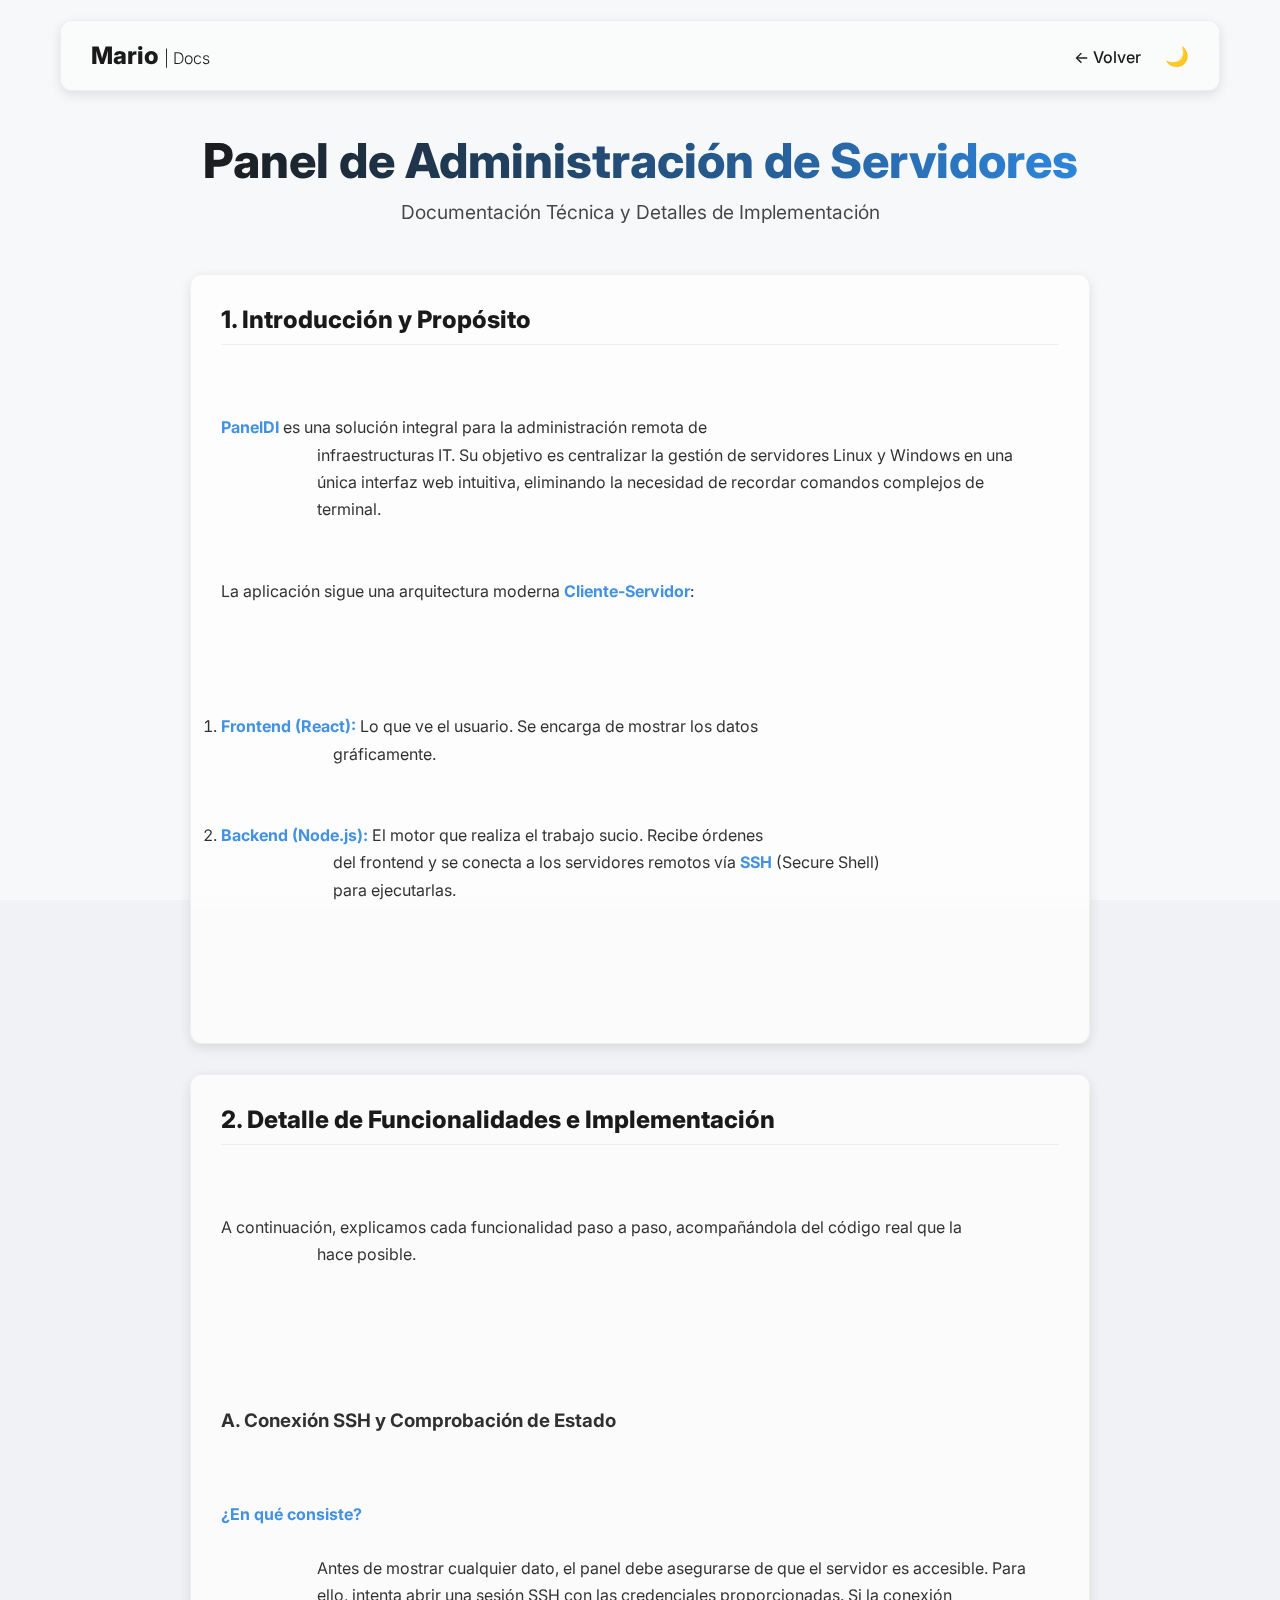
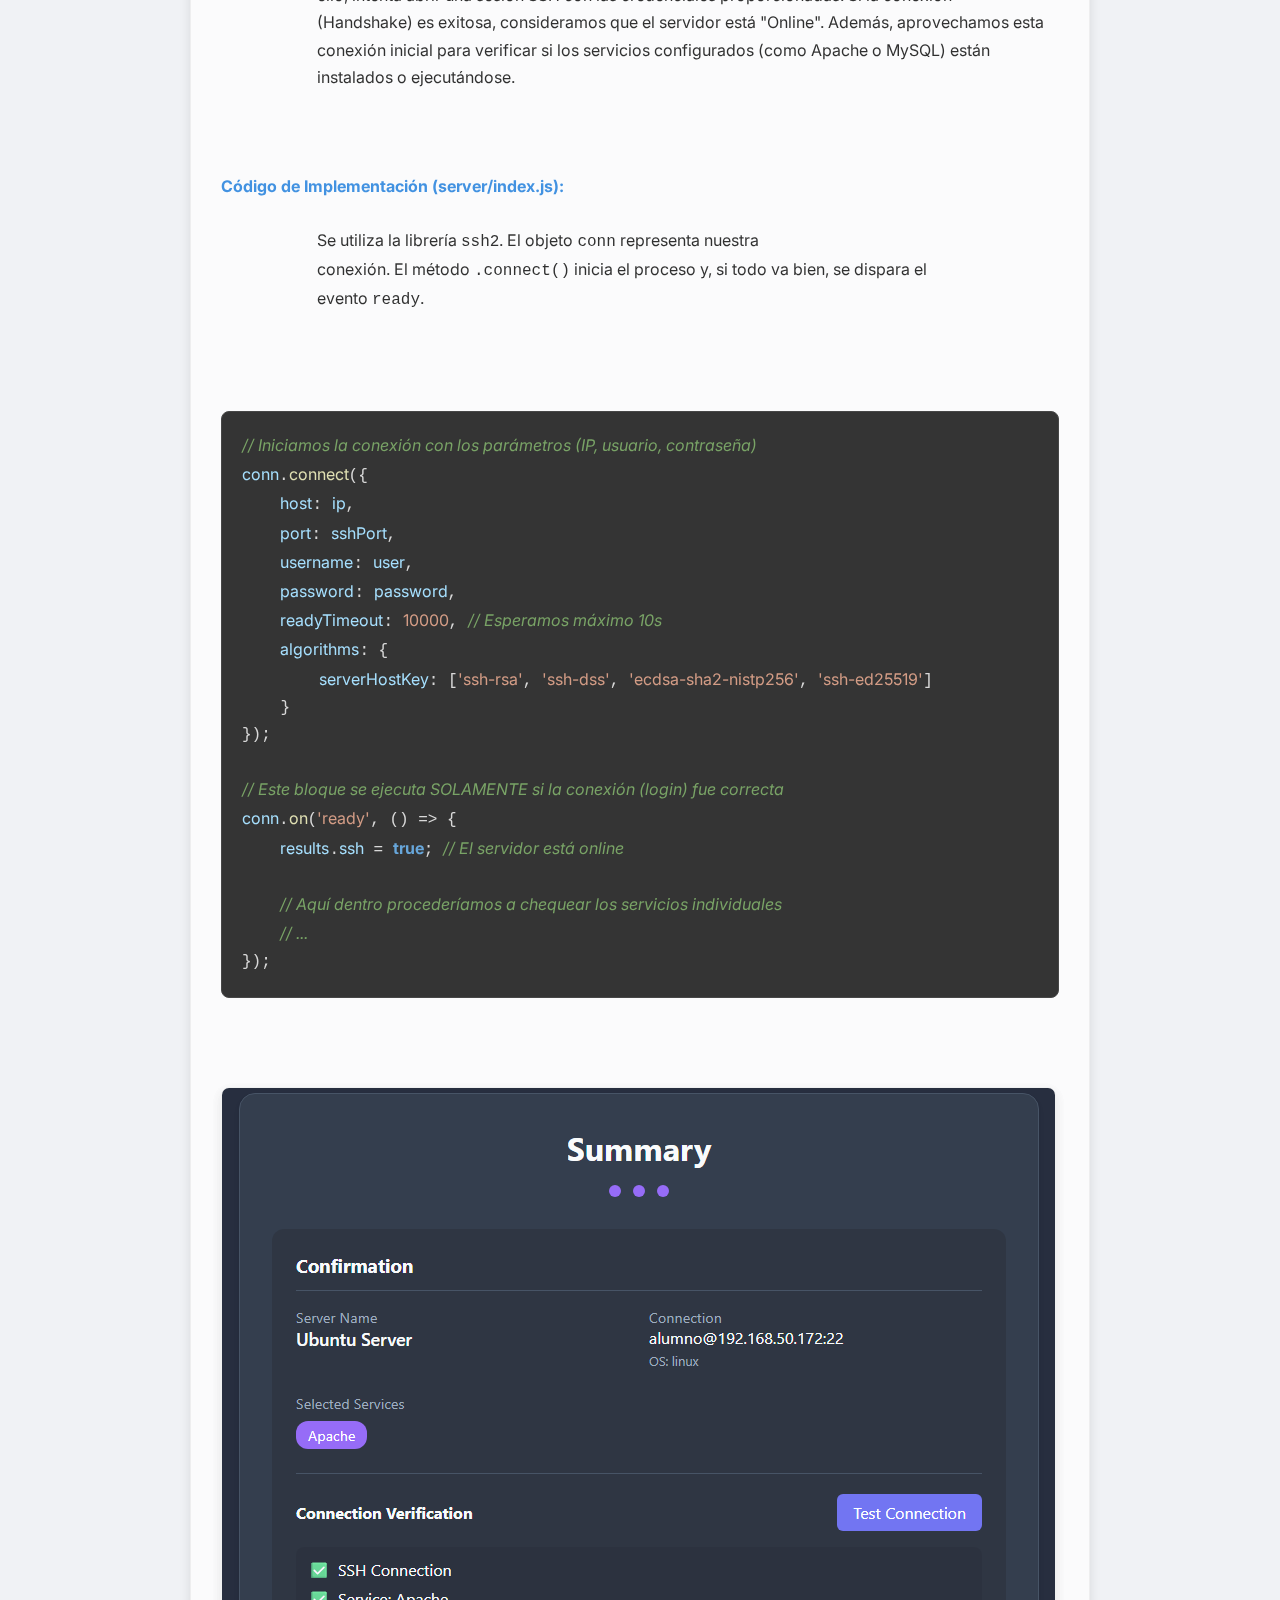
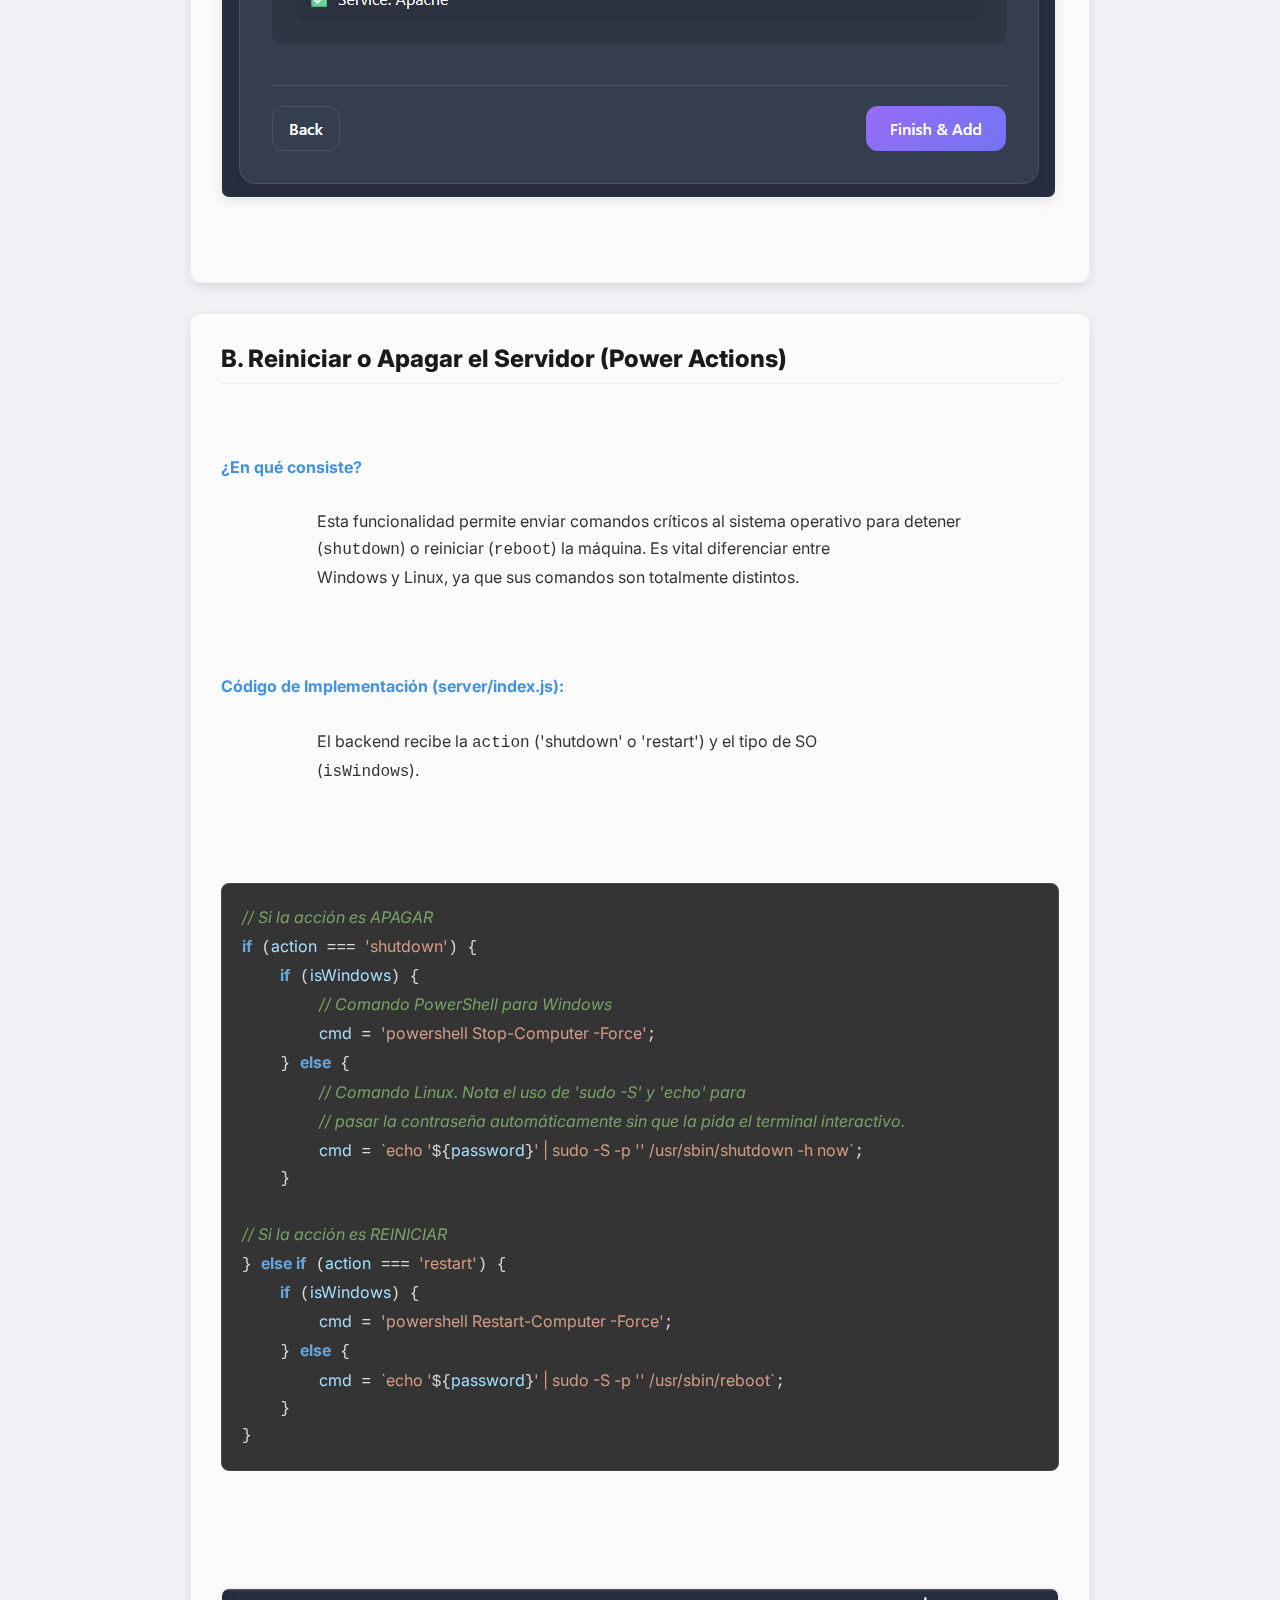
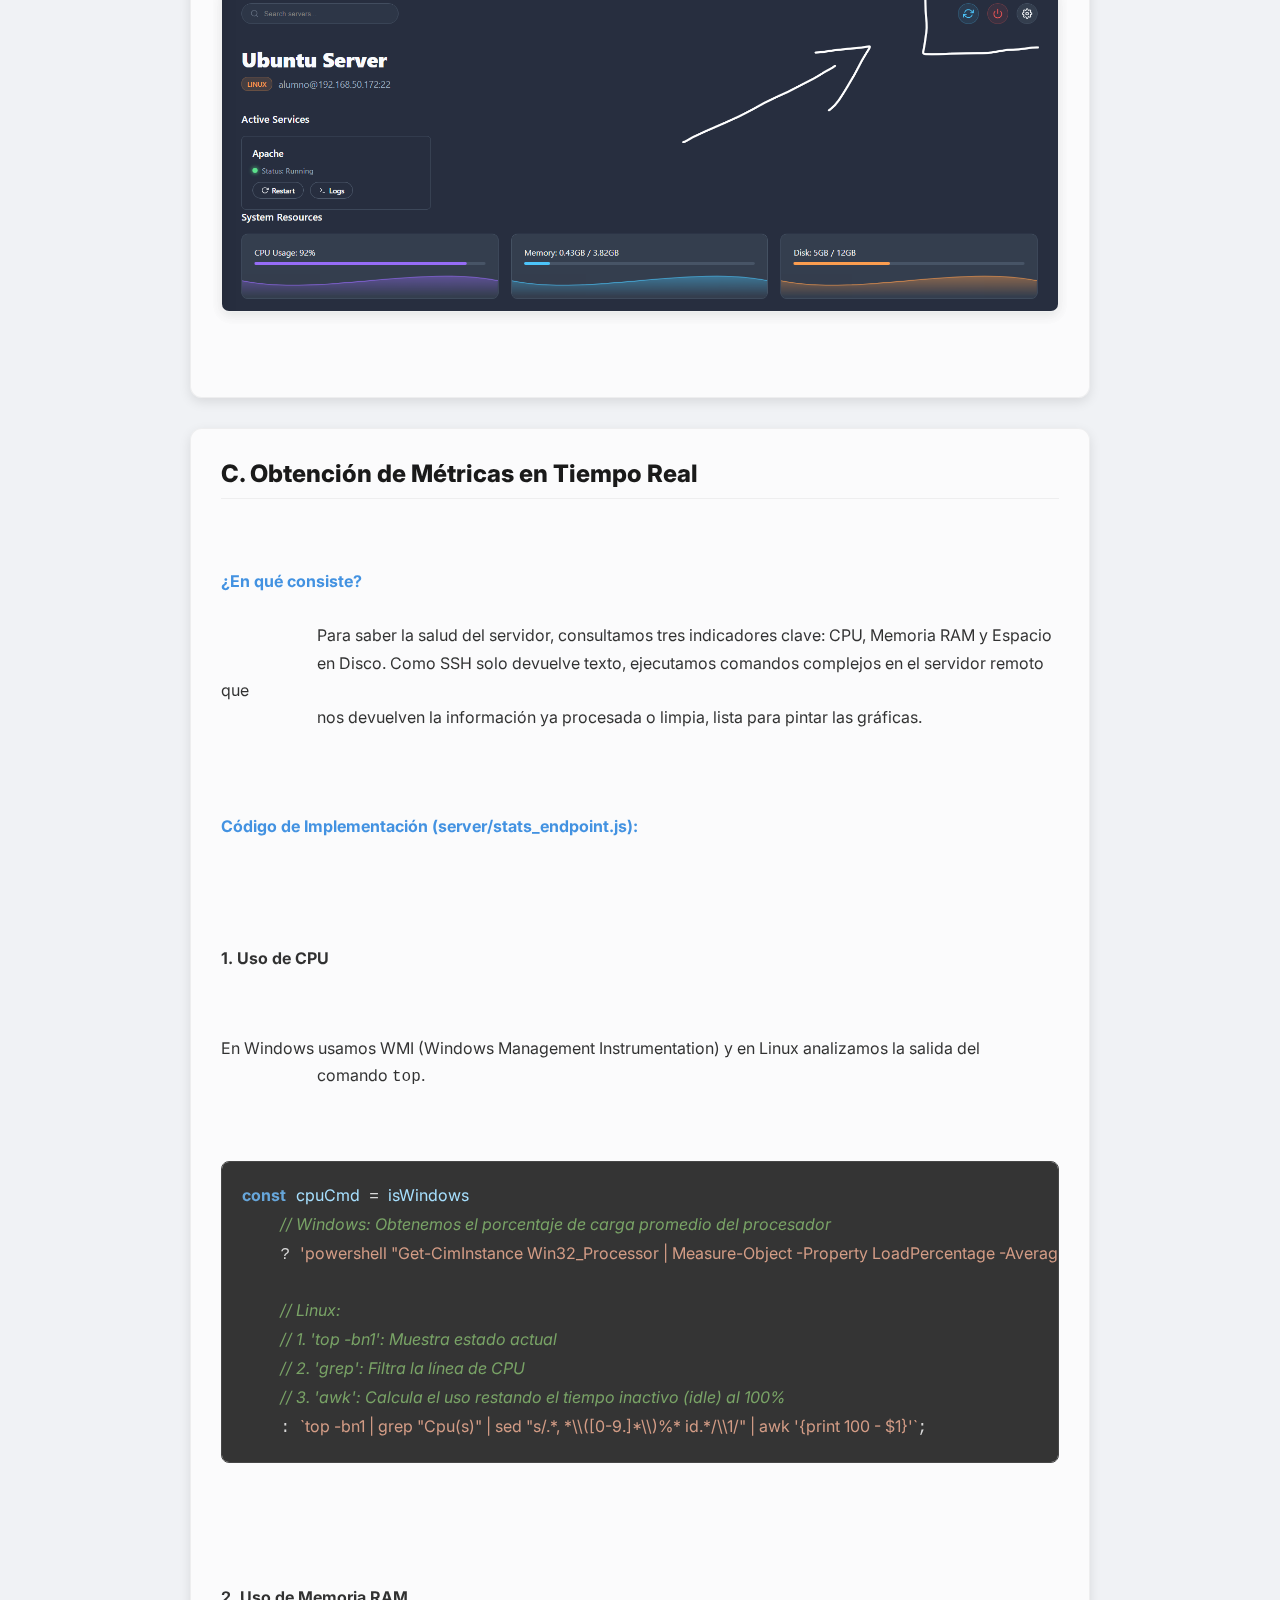
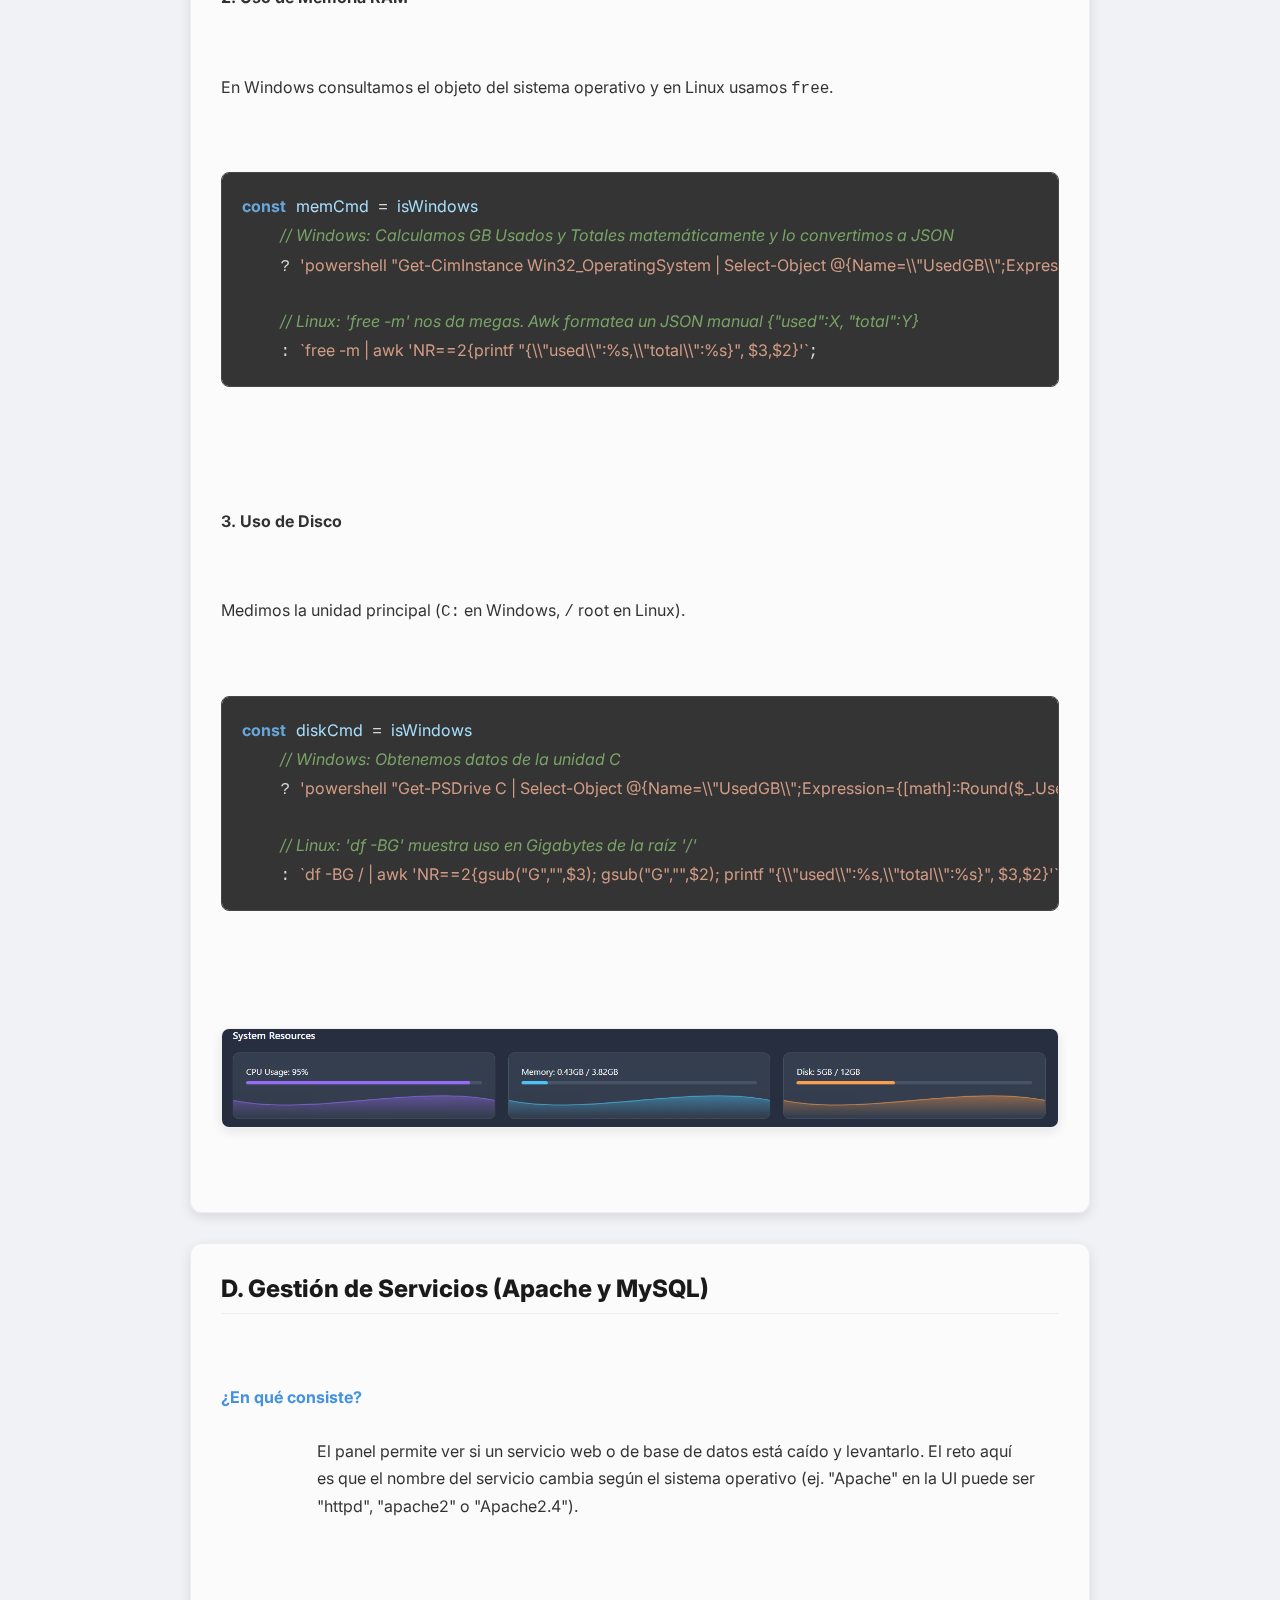
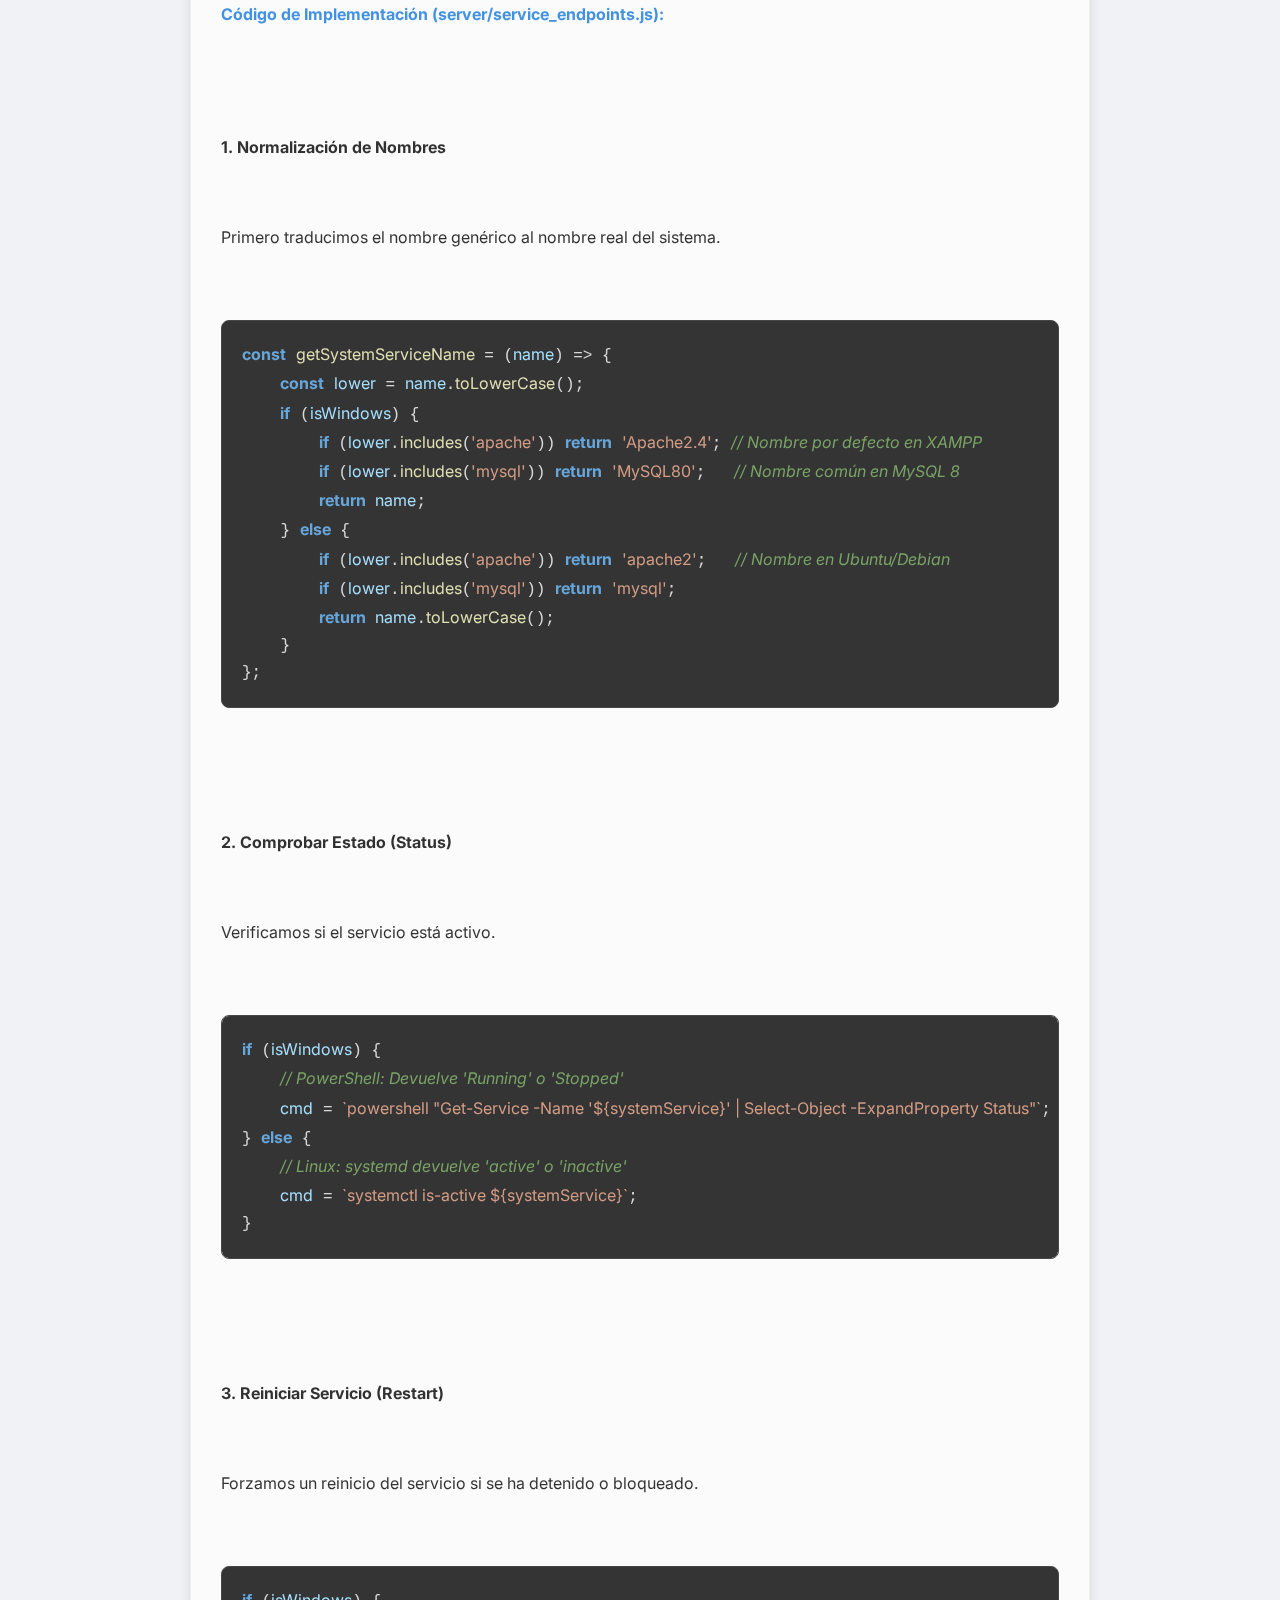
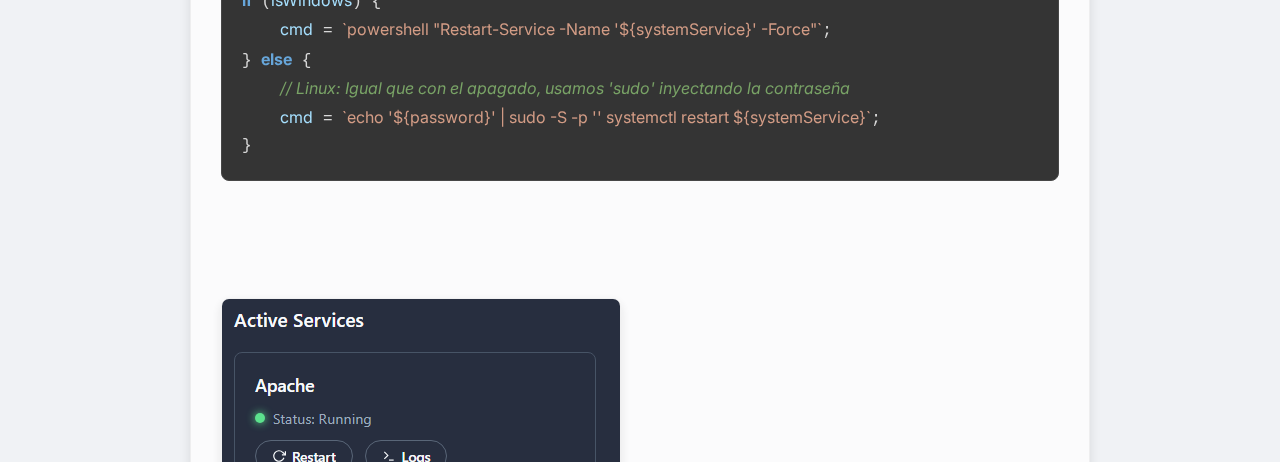
<file: Documentacion-ServerPanel/server-panel-doc.html>
<!DOCTYPE html>
<html lang="es">

<head>
    <meta charset="UTF-8">
    <meta name="viewport" content="width=device-width, initial-scale=1.0">
    <title>Documentación Técnica - PanelDI</title>
    <link rel="stylesheet" href="../styles.css">
    <link href="https://fonts.googleapis.com/css2?family=Inter:wght@300;400;600;800&display=swap" rel="stylesheet">
    <style>
        /* Styles based on prompts.html for consistency */
        .doc-card {
            background: var(--card-bg);
            border: 1px solid var(--glass-border);
            border-radius: 12px;
            padding: 30px;
            margin-bottom: 30px;
            box-shadow: var(--shadow);
            backdrop-filter: blur(5px);
        }

        .doc-title {
            font-weight: 800;
            color: var(--text-color);
            margin-bottom: 15px;
            display: block;
            font-size: 1.5rem;
            border-bottom: 1px solid var(--glass-border);
            padding-bottom: 10px;
        }

        .doc-content {
            white-space: pre-wrap;
            color: var(--text-color);
            /* Adjusted to use var for theme consistency */
            opacity: 0.9;
            line-height: 1.7;
        }

        .doc-image {
            max-width: 100%;
            height: auto;
            margin-top: 20px;
            border-radius: 8px;
            border: 1px solid var(--glass-border);
            display: block;
            box-shadow: var(--shadow);
        }

        /* Specific code styling */
        pre {
            background-color: #1e1e1e;
            /* Dark editor theme */
            padding: 20px;
            margin: 15px 0;
            border-radius: 8px;
            border: 1px solid #333;
            overflow-x: auto;
            color: #d4d4d4;
            font-family: 'Consolas', 'Monaco', monospace;
        }

        code {
            font-family: 'Consolas', 'Monaco', monospace;
        }

        /* Syntax highlighting simulation */
        .kd {
            color: #569cd6;
            font-weight: bold;
        }

        /* keyword */
        .s {
            color: #ce9178;
        }

        /* string */
        .c {
            color: #6a9955;
            font-style: italic;
        }

        /* comment */
        .f {
            color: #dcdcaa;
        }

        /* function */
        .v {
            color: #9cdcfe;
        }

        /* variable/property */

        h1 {
            font-size: 3rem;
            font-weight: 800;
            margin-bottom: 10px;
            background: linear-gradient(to right, var(--text-color), var(--accent-color));
            background-clip: text;
            -webkit-background-clip: text;
            -webkit-text-fill-color: transparent;
            text-align: center;
        }

        h2,
        h3,
        h4 {
            color: var(--text-color);
            margin-top: 1.5em;
            margin-bottom: 0.5em;
        }

        ul {
            list-style-type: disc;
            padding-left: 20px;
            margin-bottom: 1em;
        }

        strong {
            color: var(--accent-color);
        }
    </style>
</head>

<body>

    <div class="container" style="margin-top: 20px; min-height: 95vh; margin-bottom: 20px;">
        <!-- Header -->
        <header class="glass" style="margin-bottom: 40px;">
            <div class="logo" style="font-weight: 800; font-size: 1.5rem;">Mario <span
                    style="font-weight:300; font-size: 1rem;">| Docs</span></div>
            <nav>
                <a href="../documentation.html">&larr; Volver</a>
                <button id="theme-toggle" class="theme-toggle" aria-label="Cambiar tema">🌙</button>
            </nav>
        </header>

        <main style="max-width: 900px; margin: 0 auto;">

            <div style="text-align: center; margin-bottom: 50px;">
                <h1>Panel de Administración de Servidores</h1>
                <p style="font-size: 1.2rem; opacity: 0.8;">Documentación Técnica y Detalles de Implementación</p>
            </div>

            <!-- Introduction -->
            <section class="doc-card">
                <span class="doc-title">1. Introducción y Propósito</span>
                <div class="doc-content">
                    <p><strong>PanelDI</strong> es una solución integral para la administración remota de
                        infraestructuras IT. Su objetivo es centralizar la gestión de servidores Linux y Windows en una
                        única interfaz web intuitiva, eliminando la necesidad de recordar comandos complejos de
                        terminal.</p>
                    <p>La aplicación sigue una arquitectura moderna <strong>Cliente-Servidor</strong>:</p>
                    <ol>
                        <li><strong>Frontend (React):</strong> Lo que ve el usuario. Se encarga de mostrar los datos
                            gráficamente.</li>
                        <li><strong>Backend (Node.js):</strong> El motor que realiza el trabajo sucio. Recibe órdenes
                            del frontend y se conecta a los servidores remotos vía <strong>SSH</strong> (Secure Shell)
                            para ejecutarlas.</li>
                    </ol>
                </div>
            </section>

            <!-- Features -->
            <section class="doc-card">
                <span class="doc-title">2. Detalle de Funcionalidades e Implementación</span>
                <div class="doc-content">
                    <p>A continuación, explicamos cada funcionalidad paso a paso, acompañándola del código real que la
                        hace posible.</p>

                    <!-- A. SSH Connection -->
                    <h3>A. Conexión SSH y Comprobación de Estado</h3>
                    <p><strong>¿En qué consiste?</strong><br>
                        Antes de mostrar cualquier dato, el panel debe asegurarse de que el servidor es accesible. Para
                        ello, intenta abrir una sesión SSH con las credenciales proporcionadas. Si la conexión
                        (Handshake) es exitosa, consideramos que el servidor está "Online". Además, aprovechamos esta
                        conexión inicial para verificar si los servicios configurados (como Apache o MySQL) están
                        instalados o ejecutándose.</p>

                    <p><strong>Código de Implementación (server/index.js):</strong><br>
                        Se utiliza la librería <code>ssh2</code>. El objeto <code>conn</code> representa nuestra
                        conexión. El método <code>.connect()</code> inicia el proceso y, si todo va bien, se dispara el
                        evento <code>ready</code>.</p>

                    <pre><code><span class="c">// Iniciamos la conexión con los parámetros (IP, usuario, contraseña)</span>
<span class="v">conn</span>.<span class="f">connect</span>({
    <span class="v">host</span>: <span class="v">ip</span>,
    <span class="v">port</span>: <span class="v">sshPort</span>,
    <span class="v">username</span>: <span class="v">user</span>,
    <span class="v">password</span>: <span class="v">password</span>,
    <span class="v">readyTimeout</span>: <span class="s">10000</span>, <span class="c">// Esperamos máximo 10s</span>
    <span class="v">algorithms</span>: {
        <span class="v">serverHostKey</span>: [<span class="s">'ssh-rsa'</span>, <span class="s">'ssh-dss'</span>, <span class="s">'ecdsa-sha2-nistp256'</span>, <span class="s">'ssh-ed25519'</span>]
    }
});

<span class="c">// Este bloque se ejecuta SOLAMENTE si la conexión (login) fue correcta</span>
<span class="v">conn</span>.<span class="f">on</span>(<span class="s">'ready'</span>, () => {
    <span class="v">results</span>.<span class="v">ssh</span> = <span class="kd">true</span>; <span class="c">// El servidor está online</span>
    
    <span class="c">// Aquí dentro procederíamos a chequear los servicios individuales</span>
    <span class="c">// ...</span>
});</code></pre>
                    <img src="img/panel-1.png" alt="Diagrama de Conexión SSH" class="doc-image">
                </div>
            </section>

            <section class="doc-card">
                <span class="doc-title">B. Reiniciar o Apagar el Servidor (Power Actions)</span>
                <div class="doc-content">
                    <p><strong>¿En qué consiste?</strong><br>
                        Esta funcionalidad permite enviar comandos críticos al sistema operativo para detener
                        (<code>shutdown</code>) o reiniciar (<code>reboot</code>) la máquina. Es vital diferenciar entre
                        Windows y Linux, ya que sus comandos son totalmente distintos.</p>

                    <p><strong>Código de Implementación (server/index.js):</strong><br>
                        El backend recibe la <code>action</code> ('shutdown' o 'restart') y el tipo de SO
                        (<code>isWindows</code>).</p>

                    <pre><code><span class="c">// Si la acción es APAGAR</span>
<span class="kd">if</span> (<span class="v">action</span> === <span class="s">'shutdown'</span>) {
    <span class="kd">if</span> (<span class="v">isWindows</span>) {
        <span class="c">// Comando PowerShell para Windows</span>
        <span class="v">cmd</span> = <span class="s">'powershell Stop-Computer -Force'</span>;
    } <span class="kd">else</span> {
        <span class="c">// Comando Linux. Nota el uso de 'sudo -S' y 'echo' para</span>
        <span class="c">// pasar la contraseña automáticamente sin que la pida el terminal interactivo.</span>
        <span class="v">cmd</span> = <span class="s">`echo '</span>${<span class="v">password</span>}<span class="s">' | sudo -S -p '' /usr/sbin/shutdown -h now`</span>;
    }

<span class="c">// Si la acción es REINICIAR</span>
} <span class="kd">else if</span> (<span class="v">action</span> === <span class="s">'restart'</span>) {
    <span class="kd">if</span> (<span class="v">isWindows</span>) {
        <span class="v">cmd</span> = <span class="s">'powershell Restart-Computer -Force'</span>;
    } <span class="kd">else</span> {
        <span class="v">cmd</span> = <span class="s">`echo '</span>${<span class="v">password</span>}<span class="s">' | sudo -S -p '' /usr/sbin/reboot`</span>;
    }
}</code></pre>

                    <img src="img/panel-2.png" alt="Botones de Apagar/Reiniciar" class="doc-image">
                </div>
            </section>

            <section class="doc-card">
                <span class="doc-title">C. Obtención de Métricas en Tiempo Real</span>
                <div class="doc-content">
                    <p><strong>¿En qué consiste?</strong><br>
                        Para saber la salud del servidor, consultamos tres indicadores clave: CPU, Memoria RAM y Espacio
                        en Disco. Como SSH solo devuelve texto, ejecutamos comandos complejos en el servidor remoto que
                        nos devuelven la información ya procesada o limpia, lista para pintar las gráficas.</p>

                    <p><strong>Código de Implementación (server/stats_endpoint.js):</strong></p>

                    <h4>1. Uso de CPU</h4>
                    <p>En Windows usamos WMI (Windows Management Instrumentation) y en Linux analizamos la salida del
                        comando <code>top</code>.</p>
                    <pre><code><span class="kd">const</span> <span class="v">cpuCmd</span> = <span class="v">isWindows</span>
    <span class="c">// Windows: Obtenemos el porcentaje de carga promedio del procesador</span>
    ? <span class="s">'powershell "Get-CimInstance Win32_Processor | Measure-Object -Property LoadPercentage -Average | Select-Object -ExpandProperty Average"'</span>
    
    <span class="c">// Linux:</span>
    <span class="c">// 1. 'top -bn1': Muestra estado actual</span>
    <span class="c">// 2. 'grep': Filtra la línea de CPU</span>
    <span class="c">// 3. 'awk': Calcula el uso restando el tiempo inactivo (idle) al 100%</span>
    : <span class="s">`top -bn1 | grep "Cpu(s)" | sed "s/.*, *\\([0-9.]*\\)%* id.*/\\1/" | awk '{print 100 - $1}'`</span>;</code></pre>

                    <h4>2. Uso de Memoria RAM</h4>
                    <p>En Windows consultamos el objeto del sistema operativo y en Linux usamos <code>free</code>.</p>
                    <pre><code><span class="kd">const</span> <span class="v">memCmd</span> = <span class="v">isWindows</span>
    <span class="c">// Windows: Calculamos GB Usados y Totales matemáticamente y lo convertimos a JSON</span>
    ? <span class="s">'powershell "Get-CimInstance Win32_OperatingSystem | Select-Object @{Name=\\"UsedGB\\";Expression={[math]::Round(($_.TotalVisibleMemorySize - $_.FreePhysicalMemory)/1MB,2)}}, @{Name=\\"TotalGB\\";Expression={[math]::Round($_.TotalVisibleMemorySize/1MB,2)}} | ConvertTo-Json"'</span>
    
    <span class="c">// Linux: 'free -m' nos da megas. Awk formatea un JSON manual {"used":X, "total":Y}</span>
    : <span class="s">`free -m | awk 'NR==2{printf "{\\"used\\":%s,\\"total\\":%s}", $3,$2}'`</span>;</code></pre>

                    <h4>3. Uso de Disco</h4>
                    <p>Medimos la unidad principal (<code>C:</code> en Windows, <code>/</code> root en Linux).</p>
                    <pre><code><span class="kd">const</span> <span class="v">diskCmd</span> = <span class="v">isWindows</span>
    <span class="c">// Windows: Obtenemos datos de la unidad C</span>
    ? <span class="s">'powershell "Get-PSDrive C | Select-Object @{Name=\\"UsedGB\\";Expression={[math]::Round($_.Used/1GB,2)}}, @{Name=\\"TotalGB\\";Expression={[math]::Round(($_.Used+$_.Free)/1GB,2)}} | ConvertTo-Json"'</span>
    
    <span class="c">// Linux: 'df -BG' muestra uso en Gigabytes de la raíz '/'</span>
    : <span class="s">`df -BG / | awk 'NR==2{gsub("G","",$3); gsub("G","",$2); printf "{\\"used\\":%s,\\"total\\":%s}", $3,$2}'`</span>;</code></pre>

                    <img src="img/panel-3.png" alt="Gráficas de CPU, RAM y Disco" class="doc-image">
                </div>
            </section>

            <section class="doc-card">
                <span class="doc-title">D. Gestión de Servicios (Apache y MySQL)</span>
                <div class="doc-content">
                    <p><strong>¿En qué consiste?</strong><br>
                        El panel permite ver si un servicio web o de base de datos está caído y levantarlo. El reto aquí
                        es que el nombre del servicio cambia según el sistema operativo (ej. "Apache" en la UI puede ser
                        "httpd", "apache2" o "Apache2.4").</p>

                    <p><strong>Código de Implementación (server/service_endpoints.js):</strong></p>

                    <h4>1. Normalización de Nombres</h4>
                    <p>Primero traducimos el nombre genérico al nombre real del sistema.</p>
                    <pre><code><span class="kd">const</span> <span class="f">getSystemServiceName</span> = (<span class="v">name</span>) => {
    <span class="kd">const</span> <span class="v">lower</span> = <span class="v">name</span>.<span class="f">toLowerCase</span>();
    <span class="kd">if</span> (<span class="v">isWindows</span>) {
        <span class="kd">if</span> (<span class="v">lower</span>.<span class="f">includes</span>(<span class="s">'apache'</span>)) <span class="kd">return</span> <span class="s">'Apache2.4'</span>; <span class="c">// Nombre por defecto en XAMPP</span>
        <span class="kd">if</span> (<span class="v">lower</span>.<span class="f">includes</span>(<span class="s">'mysql'</span>)) <span class="kd">return</span> <span class="s">'MySQL80'</span>;   <span class="c">// Nombre común en MySQL 8</span>
        <span class="kd">return</span> <span class="v">name</span>;
    } <span class="kd">else</span> {
        <span class="kd">if</span> (<span class="v">lower</span>.<span class="f">includes</span>(<span class="s">'apache'</span>)) <span class="kd">return</span> <span class="s">'apache2'</span>;   <span class="c">// Nombre en Ubuntu/Debian</span>
        <span class="kd">if</span> (<span class="v">lower</span>.<span class="f">includes</span>(<span class="s">'mysql'</span>)) <span class="kd">return</span> <span class="s">'mysql'</span>;
        <span class="kd">return</span> <span class="v">name</span>.<span class="f">toLowerCase</span>();
    }
};</code></pre>

                    <h4>2. Comprobar Estado (Status)</h4>
                    <p>Verificamos si el servicio está activo.</p>
                    <pre><code><span class="kd">if</span> (<span class="v">isWindows</span>) {
    <span class="c">// PowerShell: Devuelve 'Running' o 'Stopped'</span>
    <span class="v">cmd</span> = <span class="s">`powershell "Get-Service -Name '${systemService}' | Select-Object -ExpandProperty Status"`</span>;
} <span class="kd">else</span> {
    <span class="c">// Linux: systemd devuelve 'active' o 'inactive'</span>
    <span class="v">cmd</span> = <span class="s">`systemctl is-active ${systemService}`</span>;
}</code></pre>

                    <h4>3. Reiniciar Servicio (Restart)</h4>
                    <p>Forzamos un reinicio del servicio si se ha detenido o bloqueado.</p>
                    <pre><code><span class="kd">if</span> (<span class="v">isWindows</span>) {
    <span class="v">cmd</span> = <span class="s">`powershell "Restart-Service -Name '${systemService}' -Force"`</span>;
} <span class="kd">else</span> {
    <span class="c">// Linux: Igual que con el apagado, usamos 'sudo' inyectando la contraseña</span>
    <span class="v">cmd</span> = <span class="s">`echo '${password}' | sudo -S -p '' systemctl restart ${systemService}`</span>;
}</code></pre>

                    <img src="img/panel-4.png" alt="Panel de Estado de Servicios" class="doc-image">
                </div>
            </section>

        </main>
    </div>

    <script src="../script.js"></script>
</body>

</html>
</file>
<file: styles.css>
:root {
    /* Color Palette - Dark Mode (Default) */
    --bg-color: #0a0a0a;
    --text-color: #ffffff;
    --accent-color: #70a1ff;
    --glass-bg: rgba(255, 255, 255, 0.05);
    --glass-border: rgba(255, 255, 255, 0.1);
    --card-bg: rgba(20, 20, 20, 0.6);
    --shadow: 0 8px 32px 0 rgba(0, 0, 0, 0.37);

    /* Animation config */
    --transition-speed: 0.3s;
}

[data-theme="light"] {
    /* Color Palette - Light Mode */
    --bg-color: #f0f2f5;
    --text-color: #1a1a1a;
    --accent-color: #2e86de;
    --glass-bg: rgba(255, 255, 255, 0.4);
    --glass-border: rgba(0, 0, 0, 0.05);
    --card-bg: rgba(255, 255, 255, 0.7);
    --shadow: 0 4px 12px rgba(0, 0, 0, 0.1);
}

* {
    margin: 0;
    padding: 0;
    box-sizing: border-box;
    font-family: 'Inter', system-ui, -apple-system, sans-serif;
}

body {
    background-color: var(--bg-color);
    color: var(--text-color);
    transition: color var(--transition-speed);
    overflow-x: hidden;
    min-height: 100vh;
    position: relative;
}

/* Background Image Container - Only for Home Page */
body.home-page::before {
    content: '';
    position: fixed;
    top: 0;
    left: 0;
    width: 100%;
    height: 100%;
    background: url('bg-main.jpg') no-repeat center center/cover;
    z-index: -2;
    transition: filter 0.5s ease;
}

/* Blur state class - applied via JS */
body.home-page.blur-bg::before {
    filter: blur(8px) brightness(0.6);
}

/* Overlay for readability */
body::after {
    content: '';
    position: fixed;
    top: 0;
    left: 0;
    width: 100%;
    height: 100%;
    background: rgba(0, 0, 0, 0.4);
    /* Dark overlay */
    z-index: -1;
    pointer-events: none;
}

[data-theme="light"] body::after {
    background: rgba(255, 255, 255, 0.3);
    /* Lighter overlay for light mode if needed, or keep dark for contrast with image */
    /* Actually user wants this image. Key is text contrast. 
       If light mode text is dark, we need light overlay. */
    background: rgba(255, 255, 255, 0.45);
}

/* Simplify previous canvas container if present */
#bg-canvas {
    display: none;
}

/* Glassmorphism Utilities */
.glass {
    background: var(--glass-bg);
    backdrop-filter: blur(8px);
    -webkit-backdrop-filter: blur(8px);
    border: 1px solid var(--glass-border);
    box-shadow: var(--shadow);
    border-radius: 12px;
}

/* Layout */
.container {
    max-width: 1200px;
    margin: 0 auto;
    padding: 0 20px;
    z-index: 10;
    position: relative;
}

.profile-container {
    width: 150px;
    height: 150px;
    margin-bottom: 20px;
    padding: 5px;
    border-radius: 50%;
    overflow: hidden;
}

.profile-photo {
    width: 100%;
    height: 100%;
    object-fit: cover;
    border-radius: 50%;
}


/* Header/Nav */
header {
    display: flex;
    justify-content: space-between;
    align-items: center;
    padding: 20px 30px;
    position: sticky;
    top: 20px;
    z-index: 100;
    /* Add glass effect to header itself now */
    background: var(--glass-bg);
    backdrop-filter: blur(8px);
    -webkit-backdrop-filter: blur(8px);
    border: 1px solid var(--glass-border);
    border-radius: 12px;
}

nav a {
    color: var(--text-color);
    text-decoration: none;
    margin-left: 20px;
    font-weight: 500;
    transition: opacity 0.2s;
}

nav a:hover {
    opacity: 0.7;
}

.theme-toggle {
    background: none;
    border: none;
    cursor: pointer;
    font-size: 1.2rem;
    color: var(--text-color);
    margin-left: 20px;
}

/* Hero Section */
.hero {
    height: 80vh;
    display: flex;
    flex-direction: column;
    justify-content: center;
    align-items: flex-start;
}

.hero h1 {
    font-size: 4rem;
    font-weight: 800;
    margin-bottom: 20px;
    background: linear-gradient(to right, var(--text-color), var(--accent-color));
    -webkit-background-clip: text;
    -webkit-text-fill-color: transparent;
}

.hero p {
    font-size: 1.2rem;
    max-width: 600px;
    margin-bottom: 40px;
    line-height: 1.6;
    opacity: 0.9;
}

.btn {
    padding: 12px 30px;
    background: var(--text-color);
    color: var(--bg-color);
    text-decoration: none;
    border-radius: 30px;
    font-weight: 600;
    transition: transform 0.2s;
}

.btn:hover {
    transform: translateY(-2px);
}

/* Projects Section */
.projects {
    padding: 80px 0;
}

.section-title {
    font-size: 2.5rem;
    margin-bottom: 40px;
}

.project-grid {
    display: grid;
    grid-template-columns: repeat(auto-fit, minmax(300px, 1fr));
    gap: 30px;
}

.project-card {
    position: relative;
    padding: 20px;
    transition: all 0.4s ease;
    cursor: pointer;
    overflow: hidden;
    height: 350px;
    /* Fixed initial height */
    display: flex;
    flex-direction: column;
}

.project-card.expanded {
    grid-column: 1 / -1;
    height: auto;
    min-height: 500px;
    cursor: default;
}

.project-image {
    width: 100%;
    height: 180px;
    background-color: var(--glass-border);
    border-radius: 8px;
    margin-bottom: 15px;
    background-position: center;
    background-size: cover;
}

.project-content h3 {
    font-size: 1.5rem;
    margin-bottom: 10px;
}

.project-description {
    line-height: 1.5;
    margin-bottom: 20px;
    display: -webkit-box;
    -webkit-line-clamp: 3;
    -webkit-box-orient: vertical;
    overflow: hidden;
}

.project-card.expanded .project-description {
    -webkit-line-clamp: unset;
}

.tags {
    margin-top: auto;
    display: flex;
    flex-wrap: wrap;
    gap: 10px;
}

.tag {
    padding: 5px 12px;
    background: var(--glass-border);
    border-radius: 15px;
    font-size: 0.85rem;
}

/* Documentation Page */
.docs-layout {
    display: flex;
    gap: 40px;
    padding-top: 40px;
    height: calc(100vh - 80px);
    /* Adjust for header */
}

.docs-sidebar {
    width: 250px;
    flex-shrink: 0;
    overflow-y: auto;
    padding-right: 10px;
}

.doc-link {
    display: block;
    padding: 10px;
    margin-bottom: 5px;
    text-decoration: none;
    color: var(--text-color);
    border-radius: 6px;
    transition: background 0.2s;
}

.doc-link:hover,
.doc-link.active {
    background: var(--glass-border);
}

.docs-content {
    flex-grow: 1;
    overflow-y: auto;
    padding-bottom: 40px;
}

/* Responsive */
@media (max-width: 768px) {
    .hero h1 {
        font-size: 3rem;
    }

    .project-card.expanded {
        grid-column: auto;
    }

    .docs-layout {
        flex-direction: column;
        height: auto;
    }

    .docs-sidebar {
        width: 100%;
        height: auto;
        max-height: 200px;
    }
}
</file>
